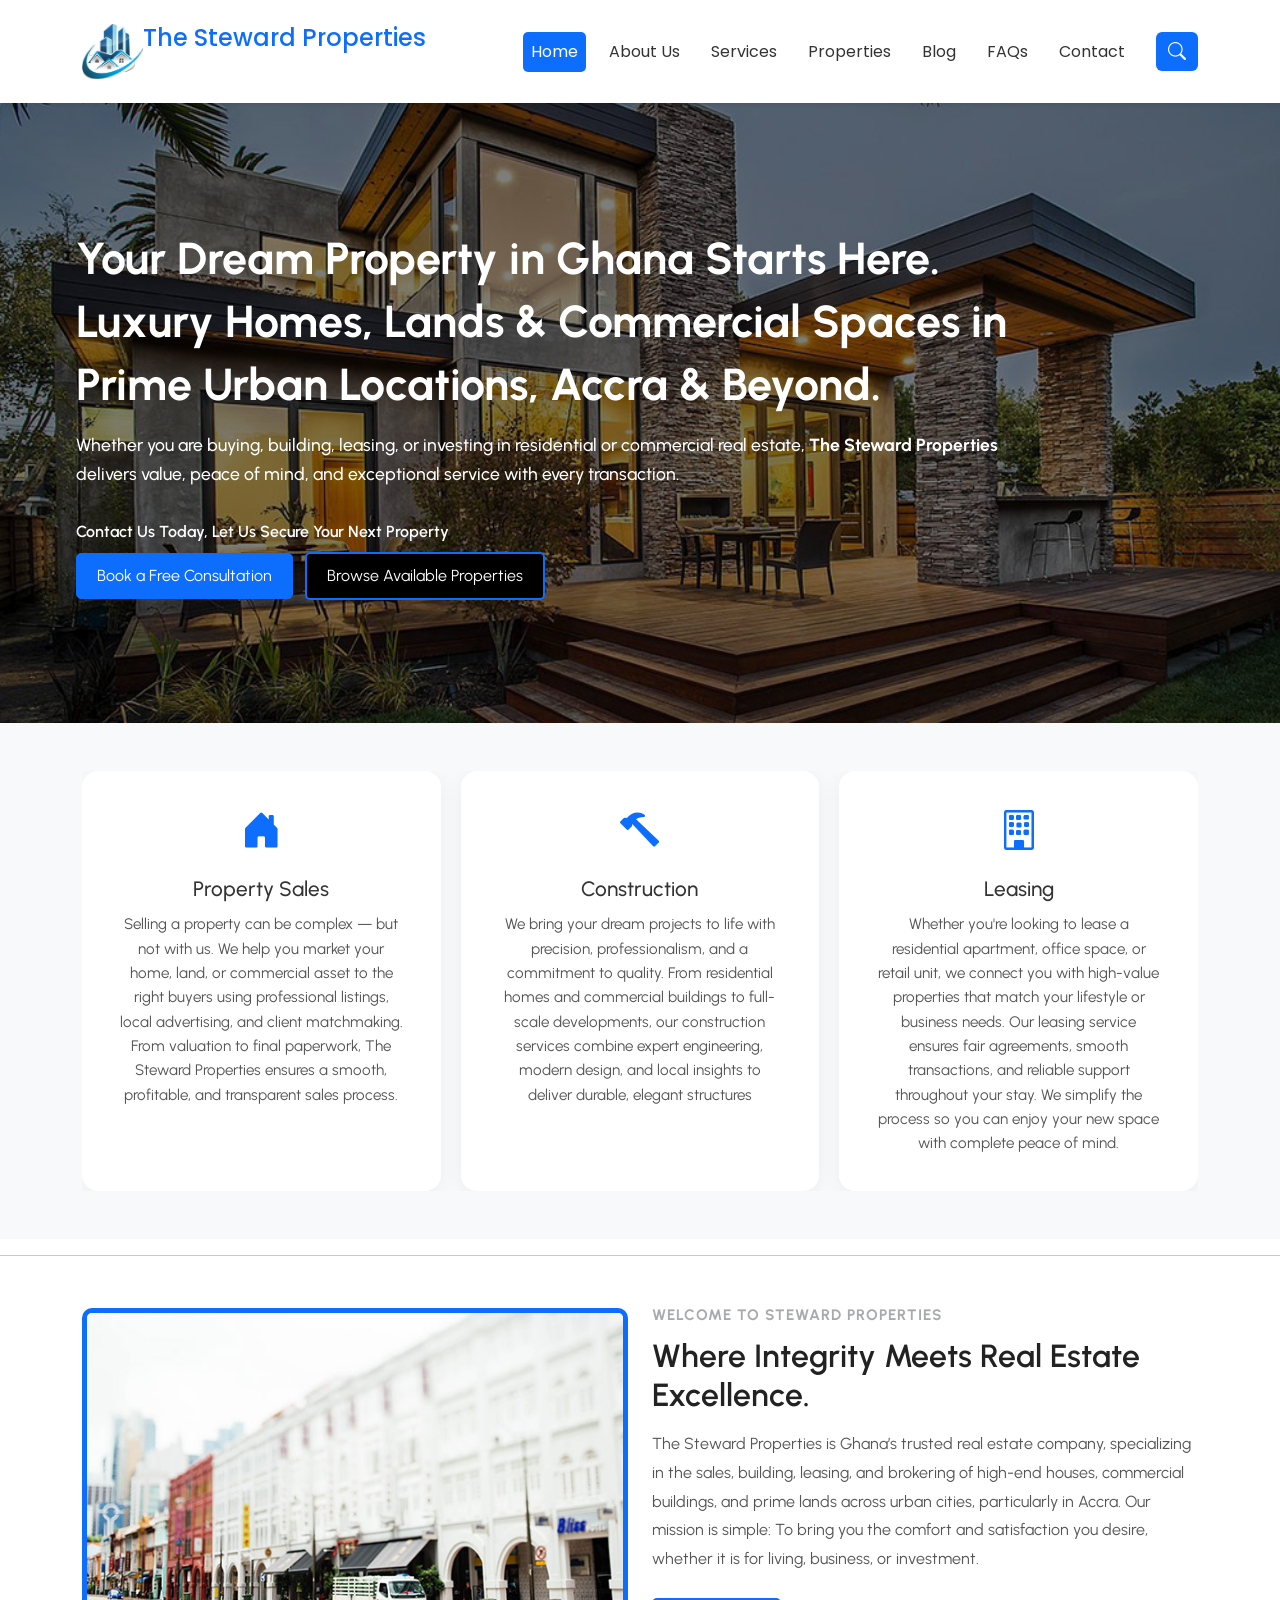
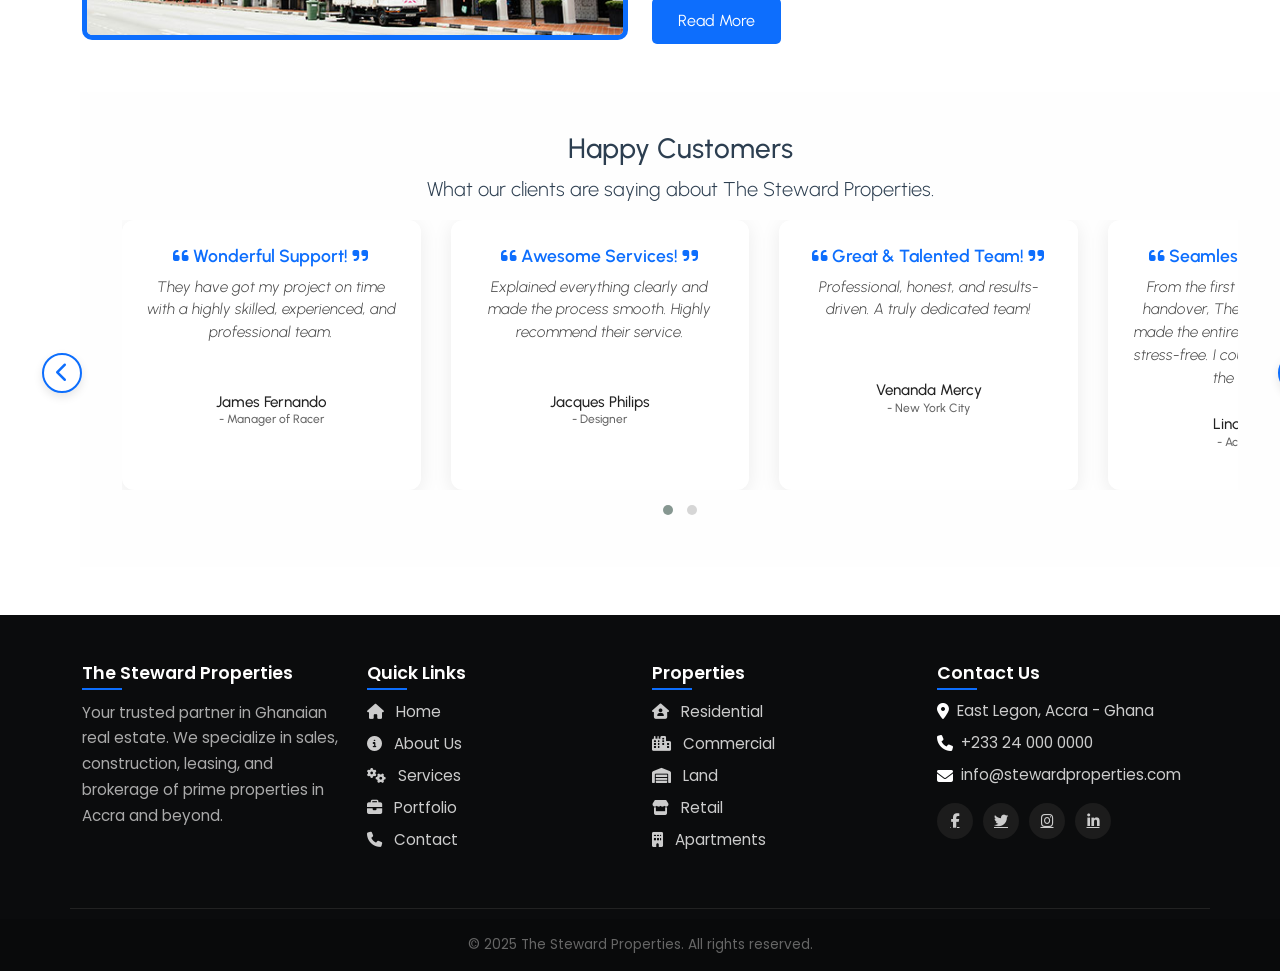
<file: steward_properties/index.html>
<!DOCTYPE html>
<html lang="en">
<head>
  <meta charset="UTF-8" />
  <meta name="viewport" content="width=device-width, initial-scale=1.0" />
  <title>The Steward Properties</title>
<!-- PNG version -->
<link rel="icon" type="image/png" href="images/favicon.png" sizes="32x32">

<!-- SVG version -->
<link rel="icon" type="image/svg+xml" href="images/favicon.png">

   <!-- Swiper CSS -->
<link rel="stylesheet" href="https://cdn.jsdelivr.net/npm/swiper@11/swiper-bundle.min.css" />

   <!-- In <head> -->
    <link rel="stylesheet" href="https://cdnjs.cloudflare.com/ajax/libs/OwlCarousel2/2.3.4/assets/owl.carousel.min.css" />
    <link rel="stylesheet" href="https://cdnjs.cloudflare.com/ajax/libs/OwlCarousel2/2.3.4/assets/owl.theme.default.min.css" />

<script src="https://cdn.jsdelivr.net/npm/swiper@11/swiper-bundle.min.js"></script>
  <!-- Bootstrap CSS -->
  <link rel="stylesheet" href="https://cdn.jsdelivr.net/npm/bootstrap@5.3.3/dist/css/bootstrap.min.css">
  
  <!-- Google Fonts: Poppins -->
  <link href="https://fonts.googleapis.com/css2?family=Poppins:wght@300;400;500&display=swap" rel="stylesheet">
  <link href="https://fonts.googleapis.com/css2?family=Urbanist:wght@300;400;600;700&display=swap" rel="stylesheet">
  <link rel="stylesheet" href="https://cdnjs.cloudflare.com/ajax/libs/font-awesome/6.4.0/css/all.min.css">
  <link href="https://fonts.googleapis.com/css2?family=Inter:wght@400;500;600;700&display=swap" rel="stylesheet">

  

  <!-- Bootstrap Icons -->
  <link href="https://cdn.jsdelivr.net/npm/bootstrap-icons@1.10.5/font/bootstrap-icons.css" rel="stylesheet">
  
  <!-- Custom CSS -->
  <link rel="stylesheet" href="css/style.css">
</head>
<body>

  <!-- Navigation Bar -->
  <nav class="navbar navbar-expand-lg navbar-light bg-white shadow-sm sticky-top">
    <div class="container">
      <!-- Logo -->
      <a class="navbar-brand" href="index.html">
        <img src="images/logo.jpg" alt="The Steward Properties Logo">
        <h4>The Steward Properties</h4>
      </a>

      <!-- Toggler -->
      <button class="navbar-toggler" type="button" data-bs-toggle="collapse" data-bs-target="#navbarNav">
        <span class="navbar-toggler-icon"></span>
      </button>

      <!-- Navbar Menu -->
      <div class="collapse navbar-collapse" id="navbarNav">
        <ul class="navbar-nav ms-auto align-items-lg-center">
          <li class="nav-item"><a class="nav-link" href="index.html">Home</a></li>
          <li class="nav-item"><a class="nav-link nowrap" href="about.html">About Us</a></li>
          <li class="nav-item"><a class="nav-link" href="services.html">Services</a></li>
          <li class="nav-item"><a class="nav-link" href="properties.html">Properties</a></li>
          <li class="nav-item"><a class="nav-link" href="blog.html">Blog</a></li>
          <li class="nav-item"><a class="nav-link" href="faqs.html">FAQs</a></li>
          <li class="nav-item"><a class="nav-link" href="contact.html">Contact</a></li>

          <!-- Search Icon Button -->
          <li class="nav-item">
            <button id="searchToggle" class="btn btn-primary ms-lg-2" title="Search">
              <i class="bi bi-search"></i>
            </button>
          </li>
        </ul>
      </div>
    </div>
  </nav>
<!-- Hidden Search Bar with Send Button -->
<!-- Search Bar -->
<div id="searchBar" class="bg-light py-3 d-none">
  <div class="container">
    <input id="siteSearchInput" type="text" class="form-control" placeholder="Search the site..." />
    <div id="searchResults" class="mt-2"></div>
  </div>
</div>


<!-- Hero Slideshow Section -->
<header class="hero-slider">
  <div class="slide active" style="background-image: url('images/slide1.jpg');"></div>
  <div class="slide" style="background-image: url('images/slide2.jpg');"></div>
  <div class="slide" style="background-image: url('images/slide3.jpg');"></div>
  <div class="slide" style="background-image: url('images/slide4.jpg');"></div>

  <div class="hero-content container text-start">
    <h1 class="hero-heading">
      Your Dream Property in Ghana Starts Here. Luxury Homes, Lands & Commercial Spaces in Prime Urban Locations, Accra & Beyond.
    </h1>
    <p class="hero-subtext">
      Whether you are buying, building, leasing, or investing in residential or commercial real estate,
      <strong>The Steward Properties</strong> delivers value, peace of mind, and exceptional service with every transaction.
    </p>
    <div class="hero-cta">
      <p class="cta-lead mb-2 fw-semibold">Contact Us Today, Let Us Secure Your Next Property</p>
      <a href="contact.html" class="btn btn-primary me-2">Book a Free Consultation</a>
      <a href="properties.html" class="btn btn-outline-light">Browse Available Properties</a>
    </div>
  </div>
</header>
<section class="card-slider-section py-5">
  <div class="container">
    <div class="swiper cardSwiper">
      <div class="swiper-wrapper">
        <!-- Card 1 -->
        <div class="swiper-slide info-card text-center">
          <div class="icon mb-3"><i class="bi bi-house-door-fill"></i></div>
          <h5>Property Sales</h5>
          <p>
            Selling a property can be complex — but not with us. We help you market your home, land, or commercial asset to the right buyers using professional listings, local advertising, and client matchmaking. From valuation to final paperwork, The Steward Properties ensures a smooth, profitable, and transparent sales process.</p>
        </div>
        <!-- Card 2 -->
        <div class="swiper-slide info-card text-center">
          <div class="icon mb-3"><i class="bi bi-hammer"></i></div>
          <h5>Construction</h5>
          <p>We bring your dream projects to life with precision, professionalism, and a commitment to quality. From residential homes and commercial buildings to full-scale developments, our construction services combine expert engineering, modern design, and local insights to deliver durable, elegant structures</p>
        </div>
        <!-- Card 3 -->
        <div class="swiper-slide info-card text-center">
          <div class="icon mb-3"><i class="bi bi-building"></i></div>
          <h5>Leasing</h5>
          <p>Whether you're looking to lease a residential apartment, office space, or retail unit, we connect you with high-value properties that match your lifestyle or business needs. Our leasing service ensures fair agreements, smooth transactions, and reliable support throughout your stay. We simplify the process so you can enjoy your new space with complete peace of mind.</p>
        </div>
        <!-- Card 4 -->
        <div class="swiper-slide info-card text-center">
          <div class="icon mb-3"><i class="bi bi-person-badge-fill"></i></div>
          <h5>Brokerage</h5>
          <p>Acting as your trusted real estate intermediary, we ensure every deal is smart, secure, and stress-free. Our brokerage team connects buyers, sellers, landlords, and tenants with vetted opportunities across Ghana. With deep market knowledge and negotiation expertise, we represent your best interest at every stage of the transaction.</p>
        </div>
      </div>
    </div>
  </div>
</section>

<!-- Dotted Divider -->
<hr class="dotted-divider">

<section class="about-section container my-5">
  <div class="row align-items-center">
    <!-- Image Left -->
    <div class="col-md-6 mb-4 mb-md-0">
      <img src="images/about_bg.jpg" alt="About Us Image" class="img-fluid about-image border-blue">
    </div>

    <!-- Content Right -->
    <div class="col-md-6 about-text-content">
      <p class="about-subtitle">WELCOME TO STEWARD PROPERTIES</p>
      <h2 class="about-title">Where Integrity Meets Real Estate Excellence.</h2>
      <p class="about-text">
        The Steward Properties is Ghana’s trusted real estate company, specializing in the sales, building, leasing, and brokering of high-end houses, commercial buildings, and prime lands across urban cities, particularly in Accra. Our mission is simple: To bring you the comfort and satisfaction you desire, whether it is for living, business, or investment.
      </p>
      <a href="about.html" class="btn custom-readmore">Read More</a>
    </div>
  </div>
</section>
<div id="testimonials" class="section lb">
  <div class="container">
    
    <!-- Section Title -->
    <div class="section-title row text-center">
      <div class="col-md-8 offset-md-2">
        <h3>Happy Customers</h3>
        <p class="lead">What our clients are saying about The Steward Properties.</p>
      </div>
    </div>

    <!-- Carousel Row -->
    <div class="row">
      <div class="col-md-12">
        <div class="testimonial-wrapper d-flex align-items-center">
          
          <!-- Left Arrow -->
          <button class="btn arrow-btn owl-prev me-3" aria-label="Previous">
            <i class="fas fa-chevron-left"></i>
          </button>

          <!-- Testimonial Carousel -->
          <div class="testi-carousel owl-carousel owl-theme flex-grow-1">
            
            <!-- Testimonial 1 -->
            <div class="testimonial clearfix">
              <div class="desc">
                <h3><i class="fa fa-quote-left"></i> Wonderful Support! <i class="fa fa-quote-right"></i></h3>
                <p class="lead">They have got my project on time with a highly skilled, experienced, and professional team.</p>
              </div>
              <div class="testi-meta">
                <h4>James Fernando <small>- Manager of Racer</small></h4>
              </div>
            </div>

            <!-- Testimonial 2 -->
            <div class="testimonial clearfix">
              <div class="desc">
                <h3><i class="fa fa-quote-left"></i> Awesome Services! <i class="fa fa-quote-right"></i></h3>
                <p class="lead">Explained everything clearly and made the process smooth. Highly recommend their service.</p>
              </div>
              <div class="testi-meta">
                <h4>Jacques Philips <small>- Designer</small></h4>
              </div>
            </div>

            <!-- Testimonial 3 -->
            <div class="testimonial clearfix">
              <div class="desc">
                <h3><i class="fa fa-quote-left"></i> Great & Talented Team! <i class="fa fa-quote-right"></i></h3>
                <p class="lead">Professional, honest, and results-driven. A truly dedicated team!</p>
              </div>
              <div class="testi-meta">
                <h4>Venanda Mercy <small>- New York City</small></h4>
              </div>
            </div>

            <!-- Testimonial 4 -->
            <div class="testimonial clearfix">
              <div class="desc">
                <h3><i class="fa fa-quote-left"></i> Seamless Experience! <i class="fa fa-quote-right"></i></h3>
                <p class="lead">From the first meeting to the final handover, The Steward Properties made the entire process smooth and stress-free. I couldn’t be happier with the outcome.</p>
              </div>
              <div class="testi-meta">
                <h4>Linda Owusu <small>- Accra, Ghana</small></h4>
              </div>
            </div>

          </div>

          <!-- Right Arrow -->
          <button class="btn arrow-btn owl-next ms-3" aria-label="Next">
            <i class="fas fa-chevron-right"></i>
          </button>

        </div>
      </div>
    </div>
    
  </div>
</div>
 


<footer class="site-footer mt-5 pt-5">
  <div class="footer-top container">
    <div class="row">
      <!-- Column 1: About -->
      <div class="col-md-3">
        <h5 class="footer-heading">The Steward Properties</h5>
        <p class="footer-text">
          Your trusted partner in Ghanaian real estate. We specialize in sales, construction, leasing, and brokerage of prime properties in Accra and beyond.
        </p>
      </div>

      <!-- Column 2: Quick Links with Icons -->
      <div class="col-md-3">
        <h5 class="footer-heading">Quick Links</h5>
        <ul class="footer-links list-unstyled">
          <li><a href="index.html"><i class="fas fa-home me-2"></i> Home</a></li>
          <li><a href="about.html"><i class="fas fa-info-circle me-2"></i> About Us</a></li>
          <li><a href="services.html"><i class="fas fa-cogs me-2"></i> Services</a></li>
          <li><a href="portfolio.html"><i class="fas fa-briefcase me-2"></i> Portfolio</a></li>
          <li><a href="contact.html"><i class="fas fa-phone me-2"></i> Contact</a></li>
        </ul>
      </div>

      <!-- Column 3: Property Types -->
      <div class="col-md-3">
        <h5 class="footer-heading">Properties</h5>
        <ul class="footer-links list-unstyled">
          <li><a href="#"><i class="fas fa-house-user me-2"></i> Residential</a></li>
          <li><a href="#"><i class="fas fa-city me-2"></i> Commercial</a></li>
          <li><a href="#"><i class="fas fa-warehouse me-2"></i> Land</a></li>
          <li><a href="#"><i class="fas fa-store me-2"></i> Retail</a></li>
          <li><a href="#"><i class="fas fa-building me-2"></i> Apartments</a></li>
        </ul>
      </div>

      <!-- Column 4: Contact Info -->
      <div class="col-md-3">
        <h5 class="footer-heading">Contact Us</h5>
        <ul class="footer-contact list-unstyled">
          <li><i class="fas fa-map-marker-alt me-2"></i> East Legon, Accra - Ghana</li>
          <li><i class="fas fa-phone me-2"></i> +233 24 000 0000</li>
          <li><i class="fas fa-envelope me-2"></i> info@stewardproperties.com</li>
        </ul>
        <div class="footer-social mt-3">
          <a href="#" class="social-link"><i class="fab fa-facebook-f"></i></a>
          <a href="#" class="social-link"><i class="fab fa-twitter"></i></a>
          <a href="#" class="social-link"><i class="fab fa-instagram"></i></a>
          <a href="#" class="social-link"><i class="fab fa-linkedin-in"></i></a>
        </div>
      </div>
    </div>
  </div>

  <!-- Bottom Footer -->
  <div class="footer-bottom text-center py-3">
    <div class="container">
      <p class="mb-0">&copy; 2025 The Steward Properties. All rights reserved.</p>
    </div>
  </div>
</footer>





<!-- Scroll to Top Button -->
<button id="scrollTopBtn" title="Go to top">
  <i class="bi bi-chevron-up"></i>
</button>

<!-- JS Libraries -->
<script src="https://cdn.jsdelivr.net/npm/bootstrap@5.3.3/dist/js/bootstrap.bundle.min.js"></script>
<script src="https://cdn.jsdelivr.net/npm/swiper@11/swiper-bundle.min.js"></script>
<script src="https://cdnjs.cloudflare.com/ajax/libs/jquery/3.7.1/jquery.min.js"></script>
<script src="https://cdnjs.cloudflare.com/ajax/libs/OwlCarousel2/2.3.4/owl.carousel.min.js"></script>

<!-- Your External JS -->
<script src="js/script.js"></script>
<script src="js/search.js"></script>

</body>
</html>
</file>
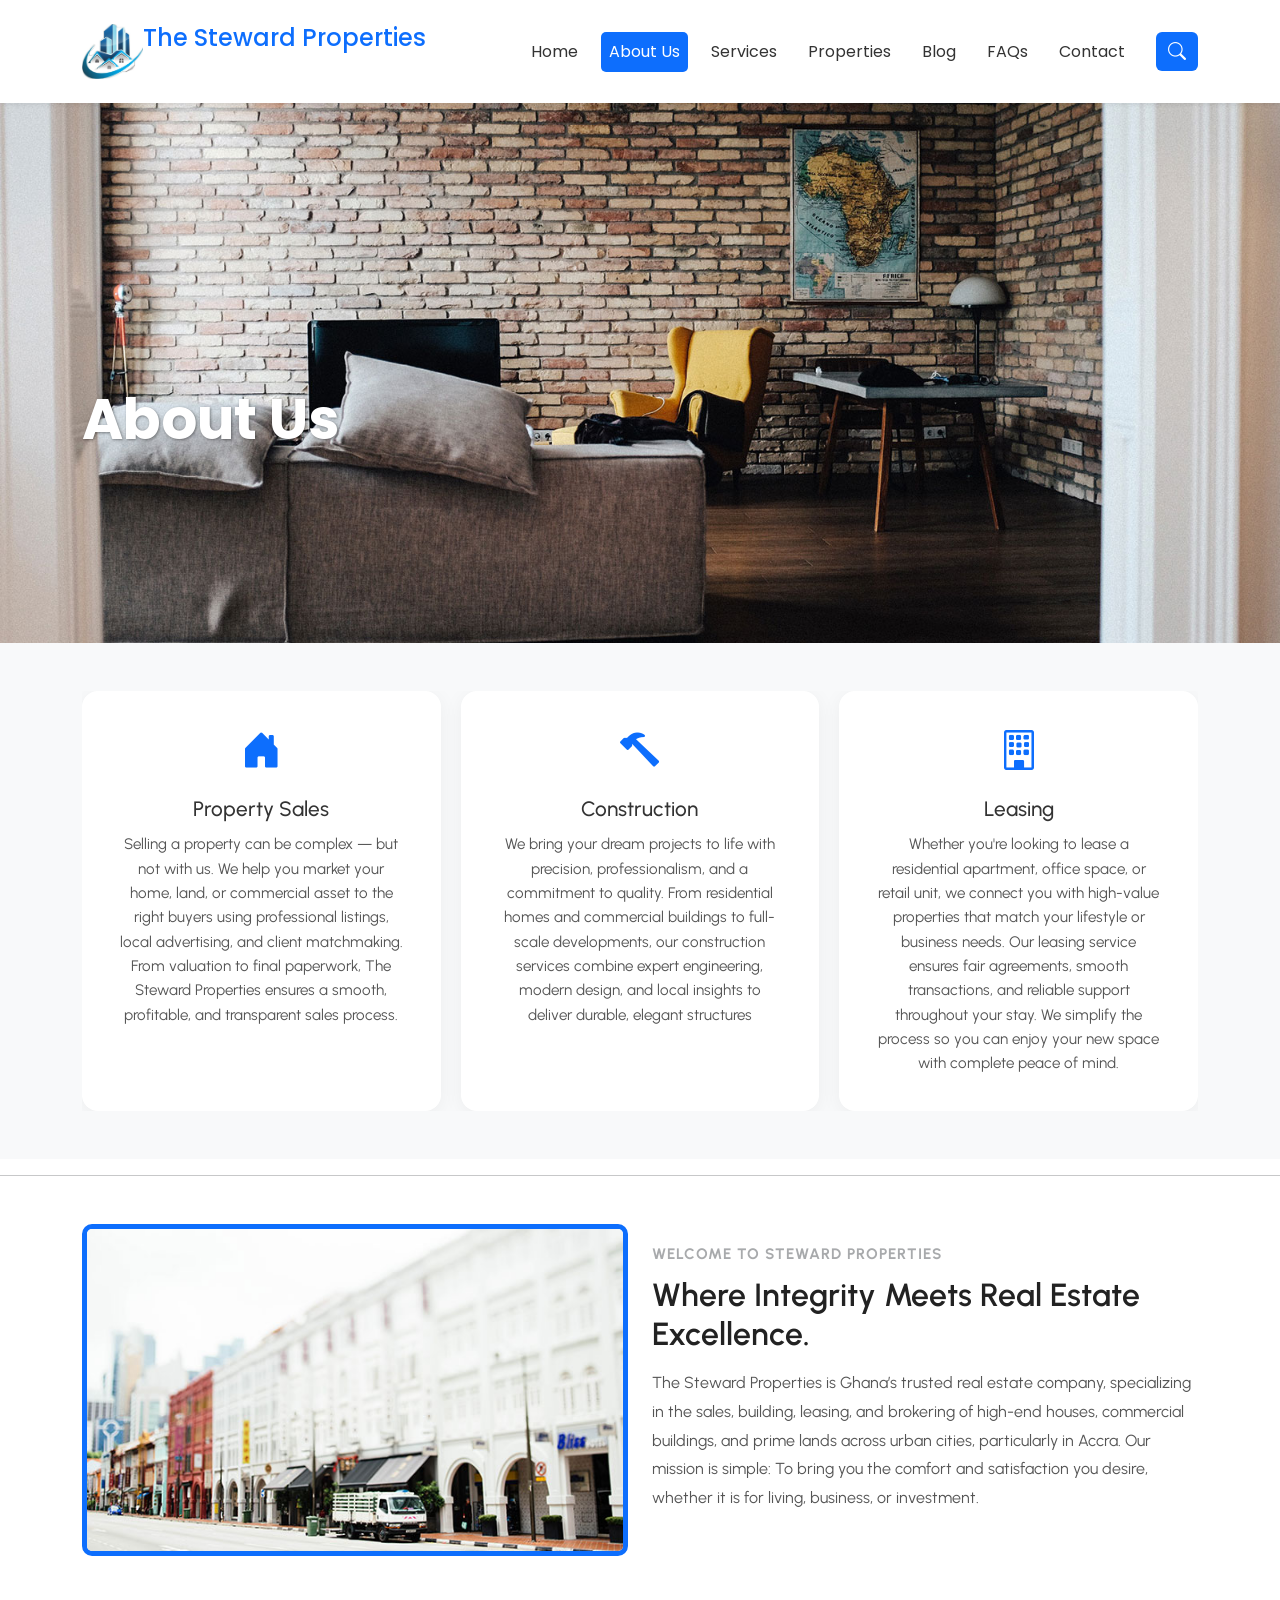
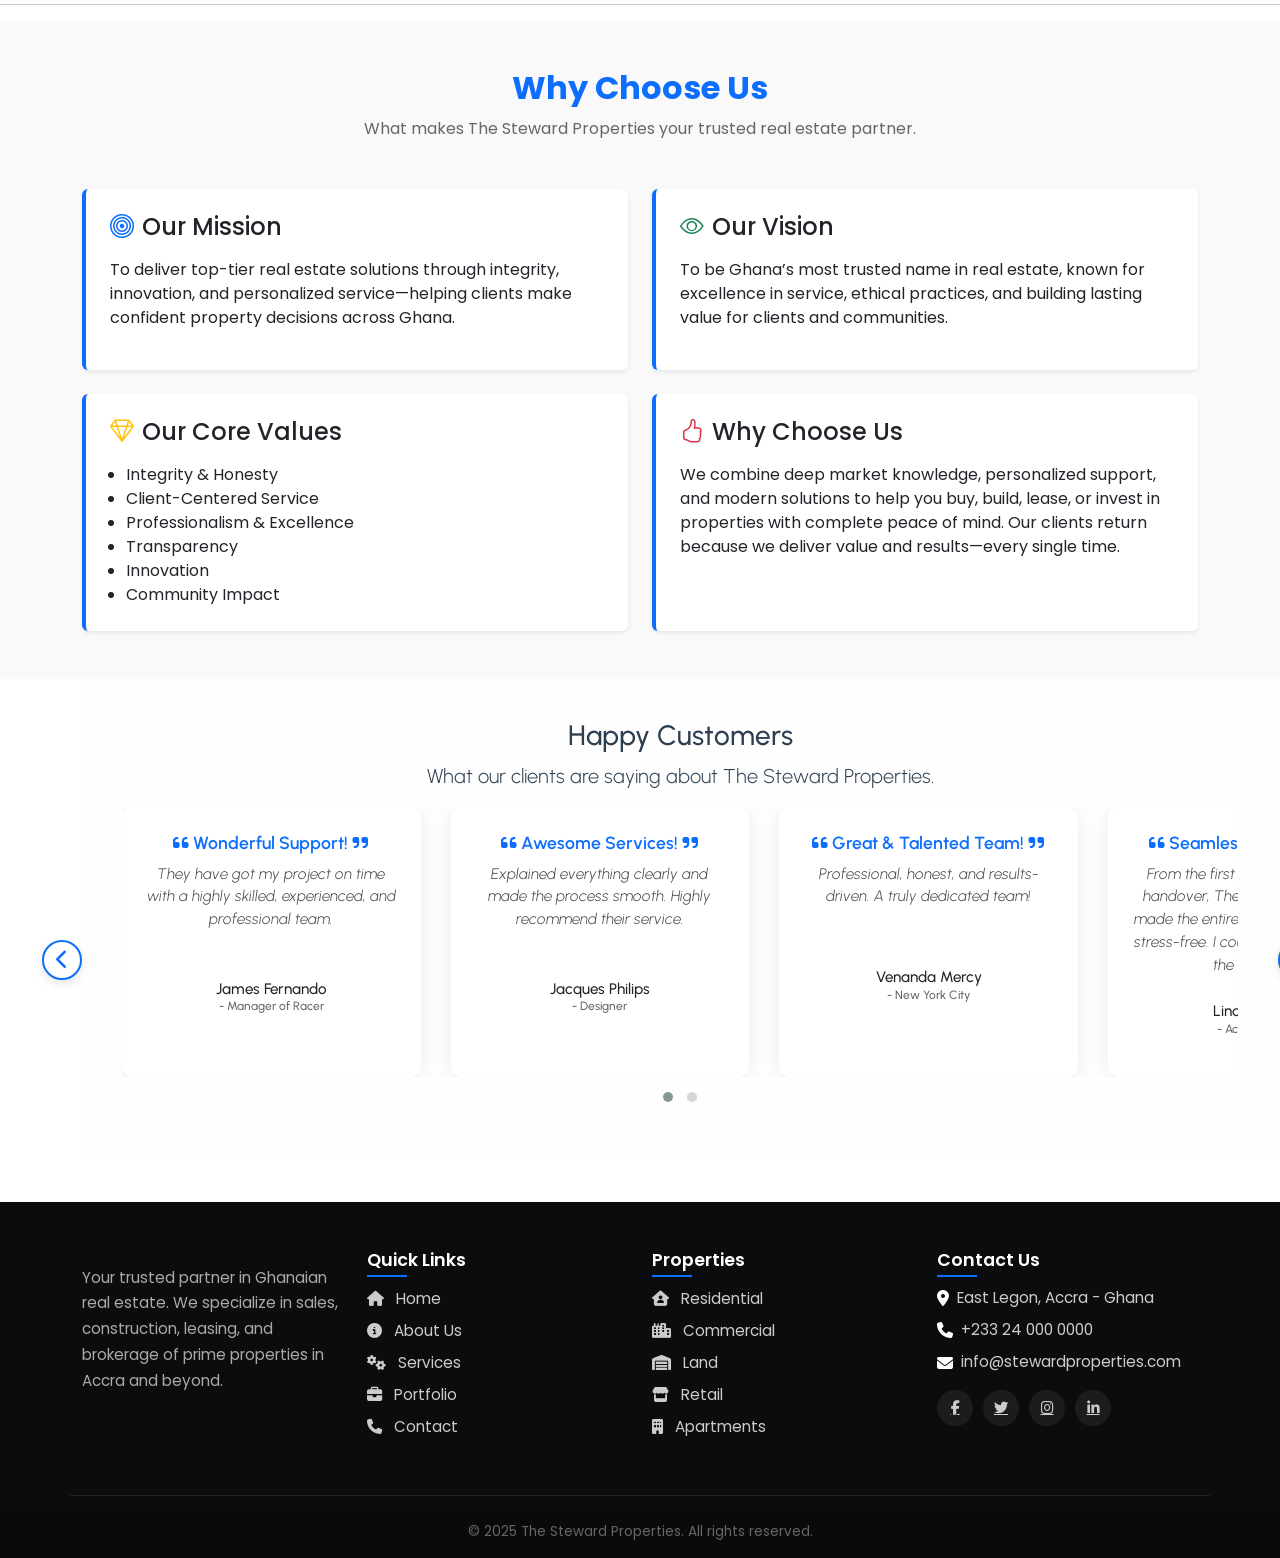
<file: steward_properties/about.html>
<!DOCTYPE html>
<html lang="en">
<head>
  <meta charset="UTF-8" />
  <meta name="viewport" content="width=device-width, initial-scale=1.0" />
  <title>About-The Steward Properties</title>
<!-- SVG version -->
<link rel="icon" type="image/svg+xml" href="images/favicon.png">
   <!-- Swiper CSS -->
<link rel="stylesheet" href="https://cdn.jsdelivr.net/npm/swiper@11/swiper-bundle.min.css" />

   <!-- In <head> -->
    <link rel="stylesheet" href="https://cdnjs.cloudflare.com/ajax/libs/OwlCarousel2/2.3.4/assets/owl.carousel.min.css" />
    <link rel="stylesheet" href="https://cdnjs.cloudflare.com/ajax/libs/OwlCarousel2/2.3.4/assets/owl.theme.default.min.css" />

<script src="https://cdn.jsdelivr.net/npm/swiper@11/swiper-bundle.min.js"></script>
  <!-- Bootstrap CSS -->
  <link rel="stylesheet" href="https://cdn.jsdelivr.net/npm/bootstrap@5.3.3/dist/css/bootstrap.min.css">
  
  <!-- Google Fonts: Poppins -->
  <link href="https://fonts.googleapis.com/css2?family=Poppins:wght@300;400;500&display=swap" rel="stylesheet">
  <link href="https://fonts.googleapis.com/css2?family=Urbanist:wght@300;400;600;700&display=swap" rel="stylesheet">
  <link rel="stylesheet" href="https://cdnjs.cloudflare.com/ajax/libs/font-awesome/6.4.0/css/all.min.css">
  <link href="https://fonts.googleapis.com/css2?family=Inter:wght@400;500;600;700&display=swap" rel="stylesheet">

  

  <!-- Bootstrap Icons -->
  <link href="https://cdn.jsdelivr.net/npm/bootstrap-icons@1.10.5/font/bootstrap-icons.css" rel="stylesheet">
  
  <!-- Custom CSS -->
  <link rel="stylesheet" href="css/style.css">
</head>
<body>

  <!-- Navigation Bar -->
  <nav class="navbar navbar-expand-lg navbar-light bg-white shadow-sm sticky-top">
    <div class="container">
      <!-- Logo -->
     <a class="navbar-brand" href="index.html">
        <img src="images/logo.jpg" alt="The Steward Properties Logo">
        <h4>The Steward Properties</h4>
      </a>

      <!-- Toggler -->
      <button class="navbar-toggler" type="button" data-bs-toggle="collapse" data-bs-target="#navbarNav">
        <span class="navbar-toggler-icon"></span>
      </button>

      <!-- Navbar Menu -->
      <div class="collapse navbar-collapse" id="navbarNav">
        <ul class="navbar-nav ms-auto align-items-lg-center">
          <li class="nav-item"><a class="nav-link" href="index.html">Home</a></li>
          <li class="nav-item"><a class="nav-link nowrap" href="about.html">About Us</a></li>
          <li class="nav-item"><a class="nav-link" href="services.html">Services</a></li>
          <li class="nav-item"><a class="nav-link" href="properties.html">Properties</a></li>
          <li class="nav-item"><a class="nav-link" href="blog.html">Blog</a></li>
          <li class="nav-item"><a class="nav-link" href="faqs.html">FAQs</a></li>
          <li class="nav-item"><a class="nav-link" href="contact.html">Contact</a></li>

          <!-- Search Icon Button -->
          <li class="nav-item">
            <button id="searchToggle" class="btn btn-primary ms-lg-2" title="Search">
              <i class="bi bi-search"></i>
            </button>
          </li>
        </ul>
      </div>
    </div>
  </nav>
<!-- Hidden Search Bar with Send Button -->
<div id="searchBar" class="bg-light py-3 d-none">
  <div class="container">
    <input id="siteSearchInput" type="text" class="form-control" placeholder="Search the site..." />
    <div id="searchResults" class="mt-2"></div>
  </div>
</div>
<!-- About Hero Section -->
<section class="about-hero d-flex align-items-center" style="background-image: url('images/slide2.jpg');">
  <div class="container">
    <div class="row">
      <div class="col-md-6 text-white">
        <h1 class="display-4 fw-bold">About Us</h1>
      </div>
    </div>
  </div>
</section>


<section class="card-slider-section py-5">
  <div class="container">
    <div class="swiper cardSwiper">
      <div class="swiper-wrapper">
        <!-- Card 1 -->
        <div class="swiper-slide info-card text-center">
          <div class="icon mb-3"><i class="bi bi-house-door-fill"></i></div>
          <h5>Property Sales</h5>
          <p>
            Selling a property can be complex — but not with us. We help you market your home, land, or commercial asset to the right buyers using professional listings, local advertising, and client matchmaking. From valuation to final paperwork, The Steward Properties ensures a smooth, profitable, and transparent sales process.</p>
        </div>
        <!-- Card 2 -->
        <div class="swiper-slide info-card text-center">
          <div class="icon mb-3"><i class="bi bi-hammer"></i></div>
          <h5>Construction</h5>
          <p>We bring your dream projects to life with precision, professionalism, and a commitment to quality. From residential homes and commercial buildings to full-scale developments, our construction services combine expert engineering, modern design, and local insights to deliver durable, elegant structures</p>
        </div>
        <!-- Card 3 -->
        <div class="swiper-slide info-card text-center">
          <div class="icon mb-3"><i class="bi bi-building"></i></div>
          <h5>Leasing</h5>
          <p>Whether you're looking to lease a residential apartment, office space, or retail unit, we connect you with high-value properties that match your lifestyle or business needs. Our leasing service ensures fair agreements, smooth transactions, and reliable support throughout your stay. We simplify the process so you can enjoy your new space with complete peace of mind.</p>
        </div>
        <!-- Card 4 -->
        <div class="swiper-slide info-card text-center">
          <div class="icon mb-3"><i class="bi bi-person-badge-fill"></i></div>
          <h5>Brokerage</h5>
          <p>Acting as your trusted real estate intermediary, we ensure every deal is smart, secure, and stress-free. Our brokerage team connects buyers, sellers, landlords, and tenants with vetted opportunities across Ghana. With deep market knowledge and negotiation expertise, we represent your best interest at every stage of the transaction.</p>
        </div>
      </div>
    </div>
  </div>
</section>

<!-- Dotted Divider -->
<hr class="dotted-divider">

<section class="about-section container my-5">
  <div class="row align-items-center">
    <!-- Image Left -->
    <div class="col-md-6 mb-4 mb-md-0">
      <img src="images/about_bg.jpg" alt="About Us Image" class="img-fluid about-image border-blue">
    </div>

    <!-- Content Right -->
    <div class="col-md-6 about-text-content">
      <p class="about-subtitle">WELCOME TO STEWARD PROPERTIES</p>
      <h2 class="about-title">Where Integrity Meets Real Estate Excellence.</h2>
      <p class="about-text">
        The Steward Properties is Ghana’s trusted real estate company, specializing in the sales, building, leasing, and brokering of high-end houses, commercial buildings, and prime lands across urban cities, particularly in Accra. Our mission is simple: To bring you the comfort and satisfaction you desire, whether it is for living, business, or investment.
      </p>
    </div>
  </div>
</section>
<!-- Dotted Divider -->
<hr class="dotted-divider">
<section class="why-choose-us py-5">
  <div class="container">
    <!-- Section Header -->
    <div class="text-center mb-5">
      <h2 class="section-title">Why Choose Us</h2>
      <p class="section-subtitle">What makes The Steward Properties your trusted real estate partner.</p>
    </div>

    <div class="row gy-4">
      <!-- Mission -->
      <div class="col-md-6">
        <div class="info-box h-100 shadow-sm p-4">
          <h4 class="mb-3"><i class="bi bi-bullseye me-2 text-primary"></i>Our Mission</h4>
          <p>To deliver top-tier real estate solutions through integrity, innovation, and personalized service—helping clients make confident property decisions across Ghana.</p>
        </div>
      </div>

      <!-- Vision -->
      <div class="col-md-6">
        <div class="info-box h-100 shadow-sm p-4">
          <h4 class="mb-3"><i class="bi bi-eye me-2 text-success"></i>Our Vision</h4>
          <p>To be Ghana’s most trusted name in real estate, known for excellence in service, ethical practices, and building lasting value for clients and communities.</p>
        </div>
      </div>

      <!-- Core Values -->
      <div class="col-md-6">
        <div class="info-box h-100 shadow-sm p-4">
          <h4 class="mb-3"><i class="bi bi-gem me-2 text-warning"></i>Our Core Values</h4>
          <ul class="mb-0 ps-3">
            <li>Integrity & Honesty</li>
            <li>Client-Centered Service</li>
            <li>Professionalism & Excellence</li>
            <li>Transparency</li>
            <li>Innovation</li>
            <li>Community Impact</li>
          </ul>
        </div>
      </div>

      <!-- Why Choose Us -->
      <div class="col-md-6">
        <div class="info-box h-100 shadow-sm p-4">
          <h4 class="mb-3"><i class="bi bi-hand-thumbs-up me-2 text-danger"></i>Why Choose Us</h4>
          <p>We combine deep market knowledge, personalized support, and modern solutions to help you buy, build, lease, or invest in properties with complete peace of mind. Our clients return because we deliver value and results—every single time.</p>
        </div>
      </div>
    </div>
  </div>
</section>



<div id="testimonials" class="section lb">
  <div class="container">
    
    <!-- Section Title -->
    <div class="section-title row text-center">
      <div class="col-md-8 offset-md-2">
        <h3>Happy Customers</h3>
        <p class="lead">What our clients are saying about The Steward Properties.</p>
      </div>
    </div>

    <!-- Carousel Row -->
    <div class="row">
      <div class="col-md-12">
        <div class="testimonial-wrapper d-flex align-items-center">
          
          <!-- Left Arrow -->
          <button class="btn arrow-btn owl-prev me-3" aria-label="Previous">
            <i class="fas fa-chevron-left"></i>
          </button>

          <!-- Testimonial Carousel -->
          <div class="testi-carousel owl-carousel owl-theme flex-grow-1">
            
            <!-- Testimonial 1 -->
            <div class="testimonial clearfix">
              <div class="desc">
                <h3><i class="fa fa-quote-left"></i> Wonderful Support! <i class="fa fa-quote-right"></i></h3>
                <p class="lead">They have got my project on time with a highly skilled, experienced, and professional team.</p>
              </div>
              <div class="testi-meta">
                <h4>James Fernando <small>- Manager of Racer</small></h4>
              </div>
            </div>

            <!-- Testimonial 2 -->
            <div class="testimonial clearfix">
              <div class="desc">
                <h3><i class="fa fa-quote-left"></i> Awesome Services! <i class="fa fa-quote-right"></i></h3>
                <p class="lead">Explained everything clearly and made the process smooth. Highly recommend their service.</p>
              </div>
              <div class="testi-meta">
                <h4>Jacques Philips <small>- Designer</small></h4>
              </div>
            </div>

            <!-- Testimonial 3 -->
            <div class="testimonial clearfix">
              <div class="desc">
                <h3><i class="fa fa-quote-left"></i> Great & Talented Team! <i class="fa fa-quote-right"></i></h3>
                <p class="lead">Professional, honest, and results-driven. A truly dedicated team!</p>
              </div>
              <div class="testi-meta">
                <h4>Venanda Mercy <small>- New York City</small></h4>
              </div>
            </div>

            <!-- Testimonial 4 -->
            <div class="testimonial clearfix">
              <div class="desc">
                <h3><i class="fa fa-quote-left"></i> Seamless Experience! <i class="fa fa-quote-right"></i></h3>
                <p class="lead">From the first meeting to the final handover, The Steward Properties made the entire process smooth and stress-free. I couldn’t be happier with the outcome.</p>
              </div>
              <div class="testi-meta">
                <h4>Linda Owusu <small>- Accra, Ghana</small></h4>
              </div>
            </div>

          </div>

          <!-- Right Arrow -->
          <button class="btn arrow-btn owl-next ms-3" aria-label="Next">
            <i class="fas fa-chevron-right"></i>
          </button>

        </div>
      </div>
    </div>
    
  </div>
</div>
 


<footer class="site-footer mt-5 pt-5">
  <div class="footer-top container">
    <div class="row">
      <!-- Column 1: About -->
      <div class="col-md-3">
        <p class="footer-text">
          Your trusted partner in Ghanaian real estate. We specialize in sales, construction, leasing, and brokerage of prime properties in Accra and beyond.
        </p>
      </div>

      <!-- Column 2: Quick Links with Icons -->
      <div class="col-md-3">
        <h5 class="footer-heading">Quick Links</h5>
        <ul class="footer-links list-unstyled">
          <li><a href="index.html"><i class="fas fa-home me-2"></i> Home</a></li>
          <li><a href="about.html"><i class="fas fa-info-circle me-2"></i> About Us</a></li>
          <li><a href="services.html"><i class="fas fa-cogs me-2"></i> Services</a></li>
          <li><a href="portfolio.html"><i class="fas fa-briefcase me-2"></i> Portfolio</a></li>
          <li><a href="contact.html"><i class="fas fa-phone me-2"></i> Contact</a></li>
        </ul>
      </div>

      <!-- Column 3: Property Types -->
      <div class="col-md-3">
        <h5 class="footer-heading">Properties</h5>
        <ul class="footer-links list-unstyled">
          <li><a href="#"><i class="fas fa-house-user me-2"></i> Residential</a></li>
          <li><a href="#"><i class="fas fa-city me-2"></i> Commercial</a></li>
          <li><a href="#"><i class="fas fa-warehouse me-2"></i> Land</a></li>
          <li><a href="#"><i class="fas fa-store me-2"></i> Retail</a></li>
          <li><a href="#"><i class="fas fa-building me-2"></i> Apartments</a></li>
        </ul>
      </div>

      <!-- Column 4: Contact Info -->
      <div class="col-md-3">
        <h5 class="footer-heading">Contact Us</h5>
        <ul class="footer-contact list-unstyled">
          <li><i class="fas fa-map-marker-alt me-2"></i> East Legon, Accra - Ghana</li>
          <li><i class="fas fa-phone me-2"></i> +233 24 000 0000</li>
          <li><i class="fas fa-envelope me-2"></i> info@stewardproperties.com</li>
        </ul>
        <div class="footer-social mt-3">
          <a href="#" class="social-link"><i class="fab fa-facebook-f"></i></a>
          <a href="#" class="social-link"><i class="fab fa-twitter"></i></a>
          <a href="#" class="social-link"><i class="fab fa-instagram"></i></a>
          <a href="#" class="social-link"><i class="fab fa-linkedin-in"></i></a>
        </div>
      </div>
    </div>
  </div>

  <!-- Bottom Footer -->
  <div class="footer-bottom text-center py-3">
    <div class="container">
      <p class="mb-0">&copy; 2025 The Steward Properties. All rights reserved.</p>
    </div>
  </div>
</footer>





<!-- Scroll to Top Button -->
<button id="scrollTopBtn" title="Go to top">
  <i class="bi bi-chevron-up"></i>
</button>

<!-- JS Libraries -->
<script src="https://cdn.jsdelivr.net/npm/bootstrap@5.3.3/dist/js/bootstrap.bundle.min.js"></script>
<script src="https://cdn.jsdelivr.net/npm/swiper@11/swiper-bundle.min.js"></script>
<script src="https://cdnjs.cloudflare.com/ajax/libs/jquery/3.7.1/jquery.min.js"></script>
<script src="https://cdnjs.cloudflare.com/ajax/libs/OwlCarousel2/2.3.4/owl.carousel.min.js"></script>

<!-- Your External JS -->
<script src="js/script.js"></script>
<script src="js/search.js"></script>

</body>
</html>
</file>
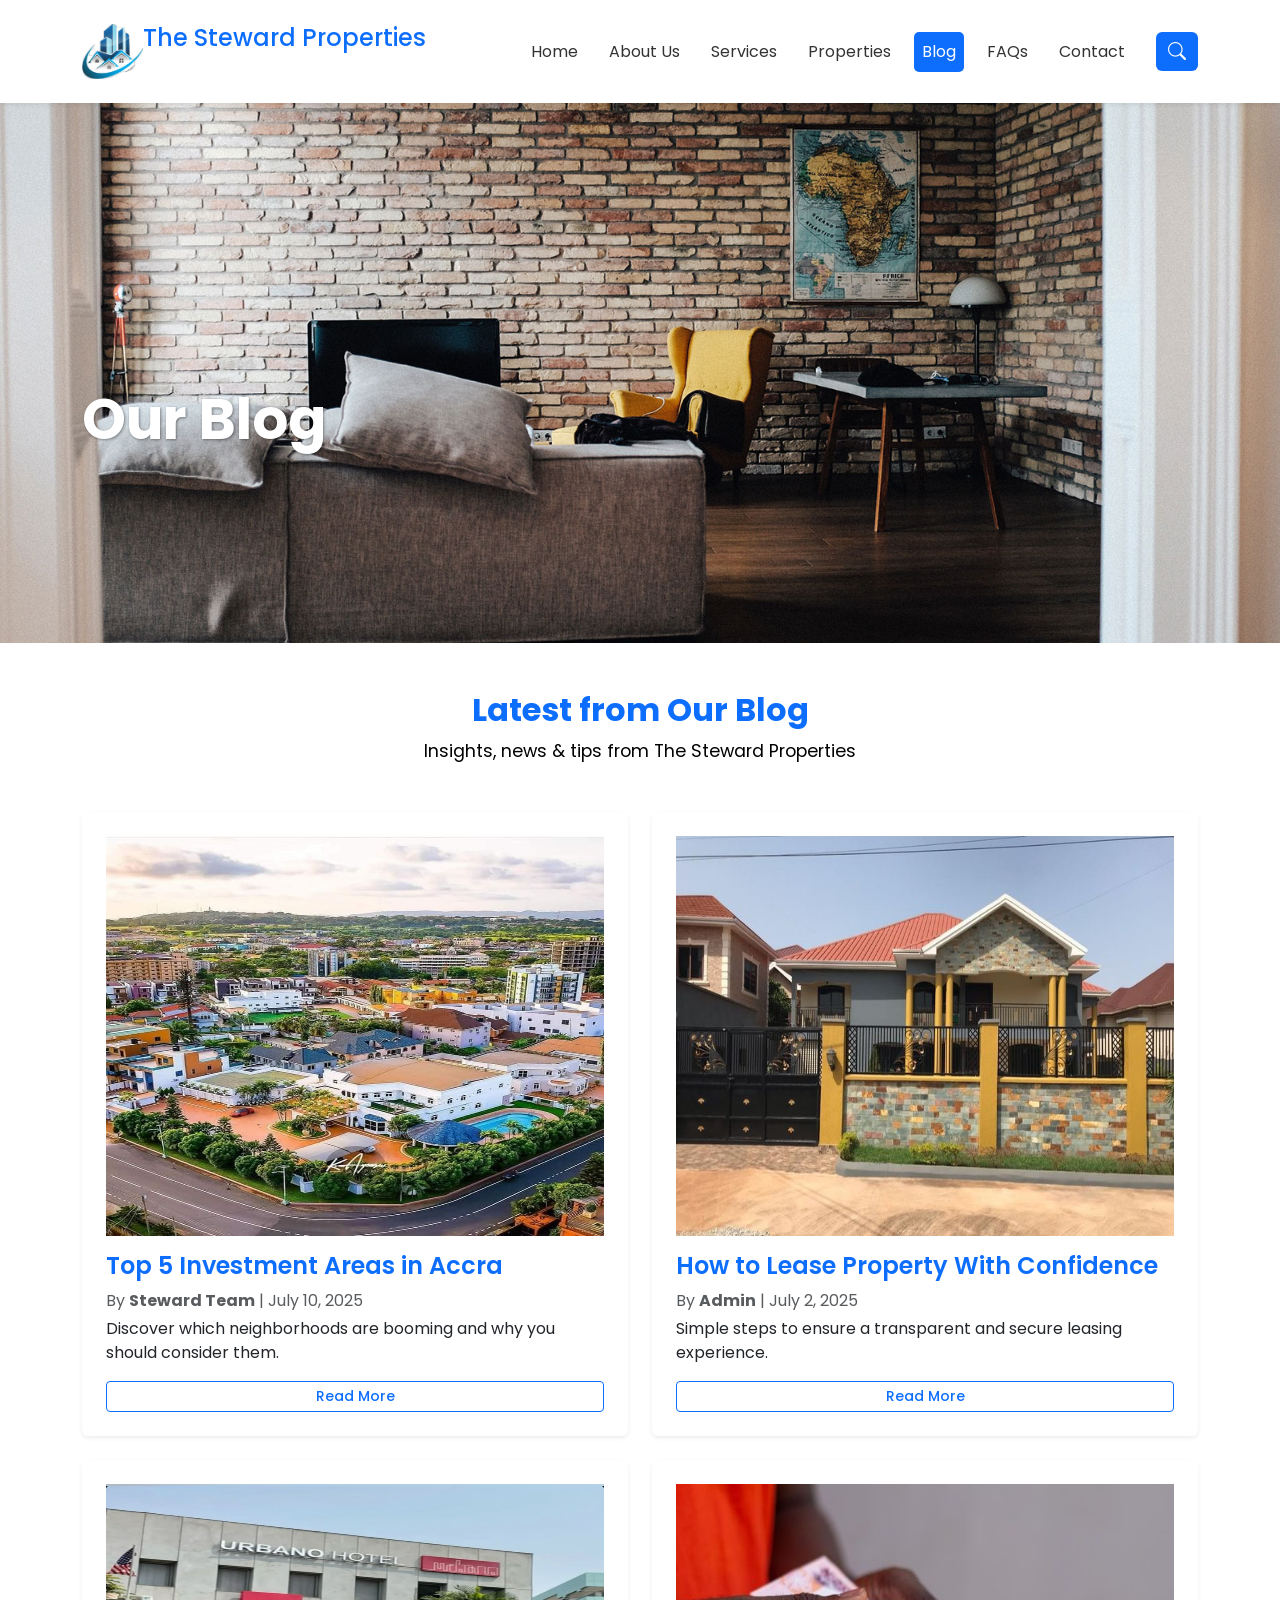
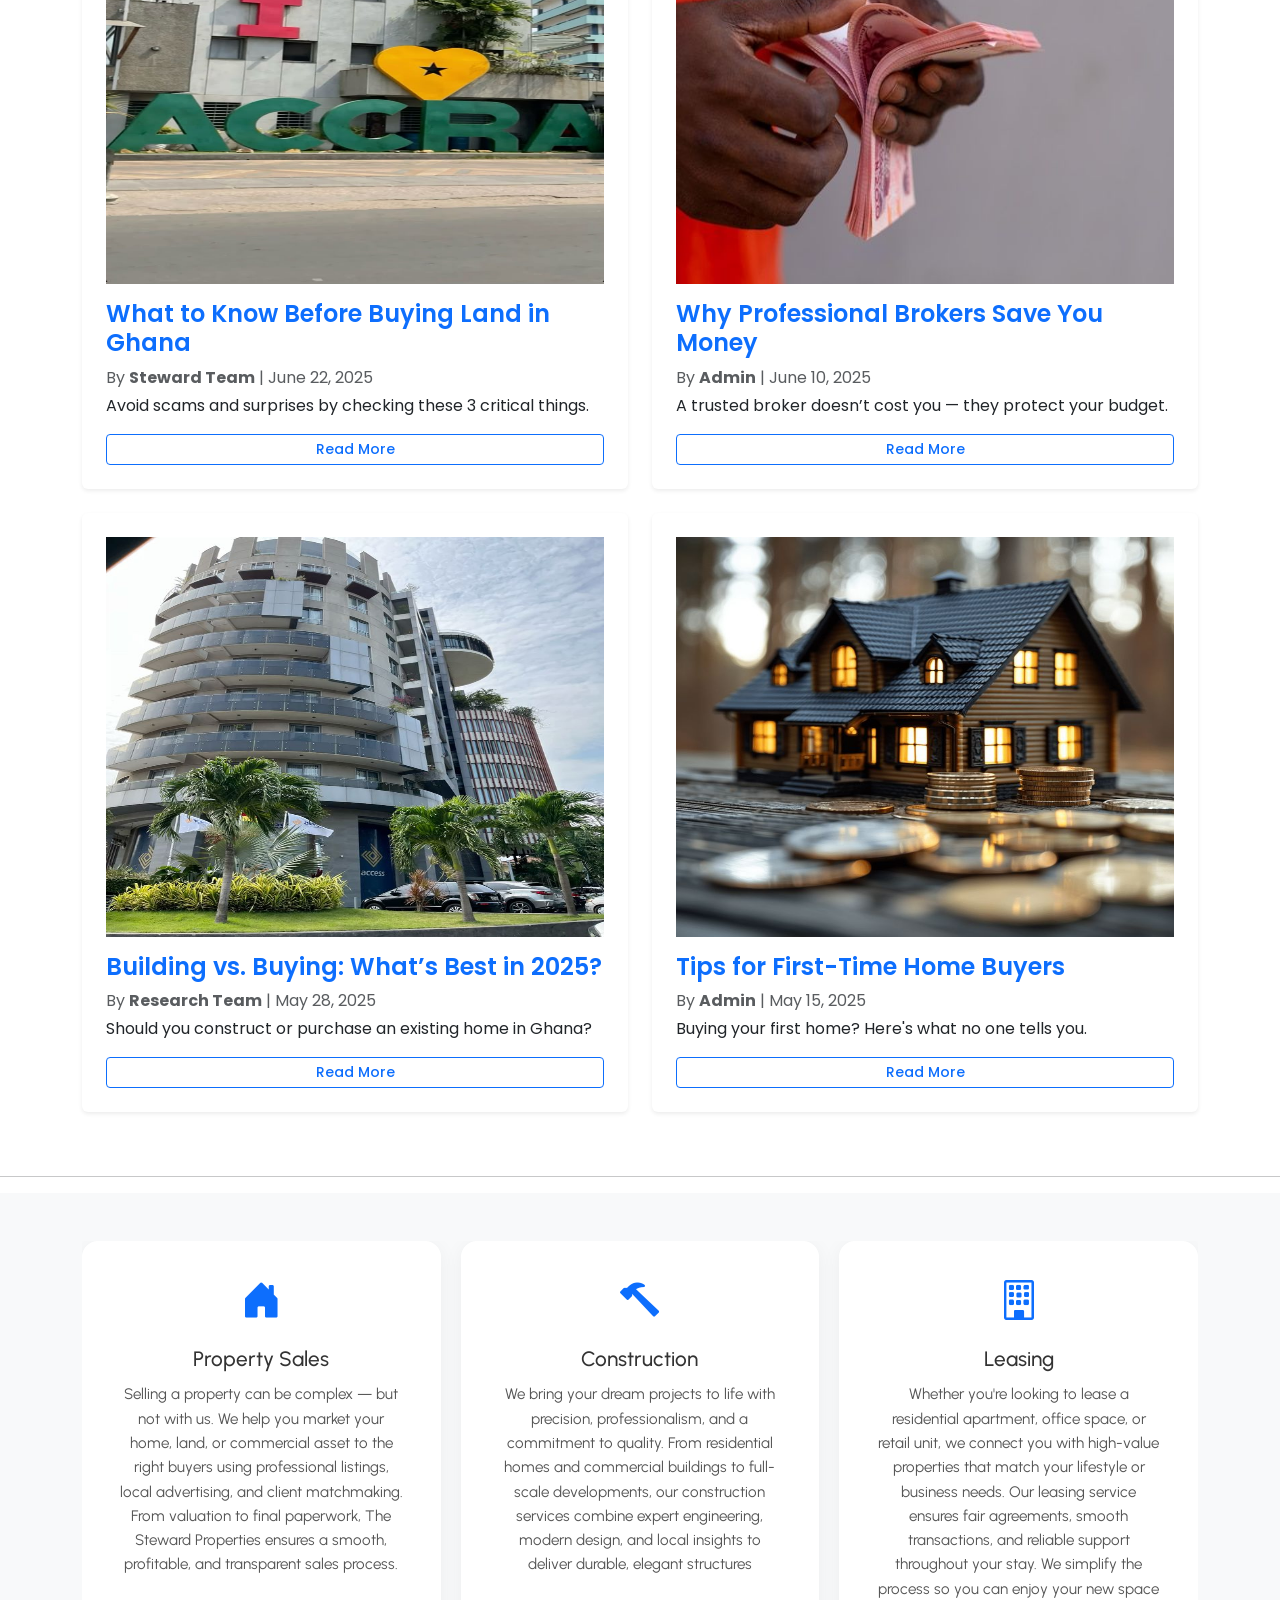
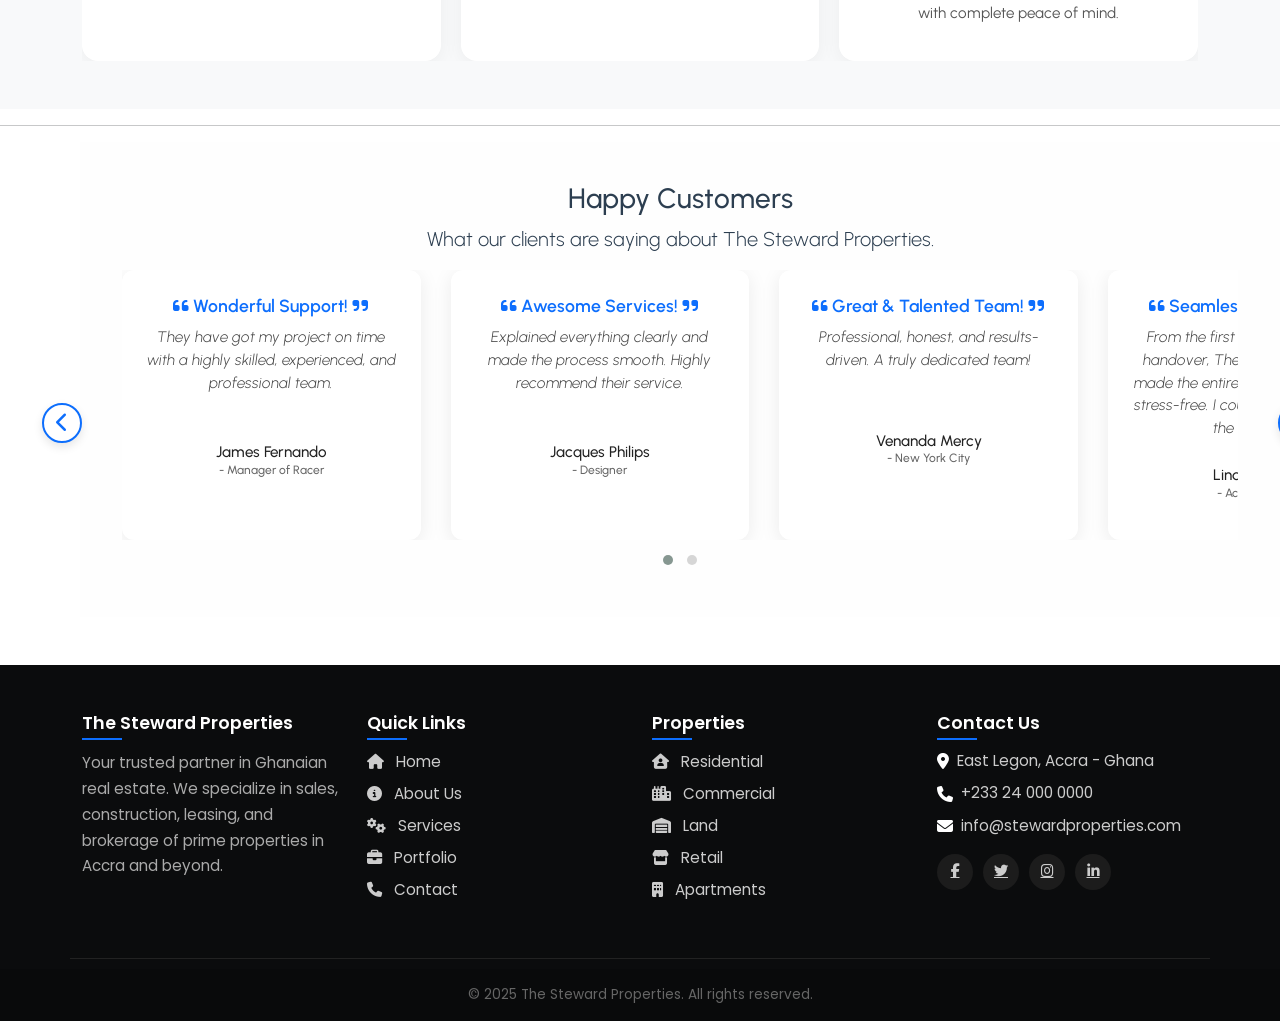
<file: steward_properties/blog.html>
<!DOCTYPE html>
<html lang="en">
<head>
  <meta charset="UTF-8" />
  <meta name="viewport" content="width=device-width, initial-scale=1.0" />
  <title>Blog-The Steward Properties</title>
<!-- SVG version -->
<link rel="icon" type="image/svg+xml" href="images/favicon.png">
   <!-- Swiper CSS -->
<link rel="stylesheet" href="https://cdn.jsdelivr.net/npm/swiper@11/swiper-bundle.min.css" />

   <!-- In <head> -->
    <link rel="stylesheet" href="https://cdnjs.cloudflare.com/ajax/libs/OwlCarousel2/2.3.4/assets/owl.carousel.min.css" />
    <link rel="stylesheet" href="https://cdnjs.cloudflare.com/ajax/libs/OwlCarousel2/2.3.4/assets/owl.theme.default.min.css" />

<script src="https://cdn.jsdelivr.net/npm/swiper@11/swiper-bundle.min.js"></script>
  <!-- Bootstrap CSS -->
  <link rel="stylesheet" href="https://cdn.jsdelivr.net/npm/bootstrap@5.3.3/dist/css/bootstrap.min.css">
  
  <!-- Google Fonts: Poppins -->
  <link href="https://fonts.googleapis.com/css2?family=Poppins:wght@300;400;500&display=swap" rel="stylesheet">
  <link href="https://fonts.googleapis.com/css2?family=Urbanist:wght@300;400;600;700&display=swap" rel="stylesheet">
  <link rel="stylesheet" href="https://cdnjs.cloudflare.com/ajax/libs/font-awesome/6.4.0/css/all.min.css">
  <link href="https://fonts.googleapis.com/css2?family=Inter:wght@400;500;600;700&display=swap" rel="stylesheet">

  

  <!-- Bootstrap Icons -->
  <link href="https://cdn.jsdelivr.net/npm/bootstrap-icons@1.10.5/font/bootstrap-icons.css" rel="stylesheet">
  
  <!-- Custom CSS -->
  <link rel="stylesheet" href="css/style.css">
</head>
<body>

  <!-- Navigation Bar -->
  <nav class="navbar navbar-expand-lg navbar-light bg-white shadow-sm sticky-top">
    <div class="container">
      <!-- Logo -->
     <a class="navbar-brand" href="index.html">
        <img src="images/logo.jpg" alt="The Steward Properties Logo">
        <h4>The Steward Properties</h4>
      </a>

      <!-- Toggler -->
      <button class="navbar-toggler" type="button" data-bs-toggle="collapse" data-bs-target="#navbarNav">
        <span class="navbar-toggler-icon"></span>
      </button>

      <!-- Navbar Menu -->
      <div class="collapse navbar-collapse" id="navbarNav">
        <ul class="navbar-nav ms-auto align-items-lg-center">
          <li class="nav-item"><a class="nav-link" href="index.html">Home</a></li>
          <li class="nav-item"><a class="nav-link nowrap" href="about.html">About Us</a></li>
          <li class="nav-item"><a class="nav-link" href="services.html">Services</a></li>
          <li class="nav-item"><a class="nav-link" href="properties.html">Properties</a></li>
          <li class="nav-item"><a class="nav-link" href="blog.html">Blog</a></li>
          <li class="nav-item"><a class="nav-link" href="faqs.html">FAQs</a></li>
          <li class="nav-item"><a class="nav-link" href="contact.html">Contact</a></li>

          <!-- Search Icon Button -->
          <li class="nav-item">
            <button id="searchToggle" class="btn btn-primary ms-lg-2" title="Search">
              <i class="bi bi-search"></i>
            </button>
          </li>
        </ul>
      </div>
    </div>
  </nav>
<!-- Hidden Search Bar with Send Button -->
<div id="searchBar" class="bg-light py-3 d-none">
  <div class="container">
    <input id="siteSearchInput" type="text" class="form-control" placeholder="Search the site..." />
    <div id="searchResults" class="mt-2"></div>
  </div>
</div>
<!-- Blog Hero Section -->
<section class="about-hero d-flex align-items-center" style="background-image: url('images/slide2.jpg');">
  <div class="container">
    <div class="row">
      <div class="col-md-6 text-white">
        <h1 class="display-4 fw-bold">Our Blog</h1>
      </div>
    </div>
  </div>
</section>
<section id="blog" class="py-5 bg-white">
  <div class="container">
    <div class="text-center mb-5">
      <h2 class="section-title">Latest from Our Blog</h2>
      <p class="section-subtitle">Insights, news & tips from The Steward Properties</p>
    </div>

    <div class="row g-4">
      <!-- Blog Card 1 -->
      <div class="col-md-6">
        <div class="blog-card p-4 bg-white rounded shadow-sm h-100">
          <img src="images/blog1.jpg" class="card-img-top" alt="Blog Image 6">
          <h4 class="blog-title">Top 5 Investment Areas in Accra</h4>
          <p class="text-muted mb-1">By <strong>Steward Team</strong> | July 10, 2025</p>
          <p class="blog-subtitle">Discover which neighborhoods are booming and why you should consider them.</p>
          <div class="collapse-text d-none">
            <p>Accra is growing rapidly with hotspots like East Legon, Airport Residential, and Cantonments attracting investors due to infrastructure, security, and lifestyle perks. Property values here have seen consistent growth in the past five years...</p>
          </div>
          <button class="btn btn-outline-primary btn-sm toggle-btn">Read More</button>
        </div>
      </div>
      

      <!-- Blog Card 2 -->
      <div class="col-md-6">
        <div class="blog-card p-4 bg-white rounded shadow-sm h-100">
          <img src="images/blog2.jpg" class="card-img-top" alt="Blog Image 6">
          <h4 class="blog-title">How to Lease Property With Confidence</h4>
          <p class="text-muted mb-1">By <strong>Admin</strong> | July 2, 2025</p>
          <p class="blog-subtitle">Simple steps to ensure a transparent and secure leasing experience.</p>
          <div class="collapse-text d-none">
            <p>Start with verifying ownership, understanding terms clearly, and using a professional intermediary. Read the contract and ask questions before committing. Ensure all payments are documented for security and legal backup...</p>
          </div>
          <button class="btn btn-outline-primary btn-sm toggle-btn">Read More</button>
        </div>
      </div>

      <!-- Blog Card 3 -->
      <div class="col-md-6">
        <div class="blog-card p-4 bg-white rounded shadow-sm h-100">
          <img src="images/blog3.jpg" class="card-img-top" alt="Blog Image 6">
          <h4 class="blog-title">What to Know Before Buying Land in Ghana</h4>
          <p class="text-muted mb-1">By <strong>Steward Team</strong> | June 22, 2025</p>
          <p class="blog-subtitle">Avoid scams and surprises by checking these 3 critical things.</p>
          <div class="collapse-text d-none">
            <p>Before buying land in Ghana, check ownership documentation, land litigation history, and zoning permissions. Consult a lawyer and get your land registered through the Lands Commission to secure your investment...</p>
          </div>
          <button class="btn btn-outline-primary btn-sm toggle-btn">Read More</button>
        </div>
      </div>

      <!-- Blog Card 4 -->
      <div class="col-md-6">
        <div class="blog-card p-4 bg-white rounded shadow-sm h-100">
          <img src="images/blog4.jpg" class="card-img-top" alt="Blog Image 6">
          <h4 class="blog-title">Why Professional Brokers Save You Money</h4>
          <p class="text-muted mb-1">By <strong>Admin</strong> | June 10, 2025</p>
          <p class="blog-subtitle">A trusted broker doesn’t cost you — they protect your budget.</p>
          <div class="collapse-text d-none">
            <p>Professional real estate brokers negotiate better deals, avoid overpriced listings, and help navigate paperwork and regulations. Their network and experience give you leverage and peace of mind...</p>
          </div>
          <button class="btn btn-outline-primary btn-sm toggle-btn">Read More</button>
        </div>
      </div>

      <!-- Blog Card 5 -->
      <div class="col-md-6">
        <div class="blog-card p-4 bg-white rounded shadow-sm h-100">
          <img src="images/blog5.jpg" class="card-img-top" alt="Blog Image 6">
          <h4 class="blog-title">Building vs. Buying: What’s Best in 2025?</h4>
          <p class="text-muted mb-1">By <strong>Research Team</strong> | May 28, 2025</p>
          <p class="blog-subtitle">Should you construct or purchase an existing home in Ghana?</p>
          <div class="collapse-text d-none">
            <p>Building allows full customization but may involve unexpected costs. Buying is quicker and often cheaper upfront. Weigh the pros and cons with your lifestyle, location, and timeline in mind...</p>
          </div>
          <button class="btn btn-outline-primary btn-sm toggle-btn">Read More</button>
        </div>
      </div>

      <!-- Blog Card 6 -->
      <div class="col-md-6">
        <div class="blog-card p-4 bg-white rounded shadow-sm h-100">
           <img src="images/blog6.jpg" class="card-img-top" alt="Blog Image 1">
          <h4 class="blog-title">Tips for First-Time Home Buyers</h4>
          <p class="text-muted mb-1">By <strong>Admin</strong> | May 15, 2025</p>
          <p class="blog-subtitle">Buying your first home? Here's what no one tells you.</p>
          <div class="collapse-text d-none">
            <p>Get pre-approved for a mortgage, understand the hidden fees, and don’t skip a property inspection. Work with experts, and don’t let emotions override due diligence...</p>
          </div>
          <button class="btn btn-outline-primary btn-sm toggle-btn">Read More</button>
        </div>
      </div>
    </div>
  </div>
</section>
<!-- Dotted Divider -->
<hr class="dotted-divider">


<section class="card-slider-section py-5">
  <div class="container">
    <div class="swiper cardSwiper">
      <div class="swiper-wrapper">
        <!-- Card 1 -->
        <div class="swiper-slide info-card text-center">
          <div class="icon mb-3"><i class="bi bi-house-door-fill"></i></div>
          <h5>Property Sales</h5>
          <p>
            Selling a property can be complex — but not with us. We help you market your home, land, or commercial asset to the right buyers using professional listings, local advertising, and client matchmaking. From valuation to final paperwork, The Steward Properties ensures a smooth, profitable, and transparent sales process.</p>
        </div>
        <!-- Card 2 -->
        <div class="swiper-slide info-card text-center">
          <div class="icon mb-3"><i class="bi bi-hammer"></i></div>
          <h5>Construction</h5>
          <p>We bring your dream projects to life with precision, professionalism, and a commitment to quality. From residential homes and commercial buildings to full-scale developments, our construction services combine expert engineering, modern design, and local insights to deliver durable, elegant structures</p>
        </div>
        <!-- Card 3 -->
        <div class="swiper-slide info-card text-center">
          <div class="icon mb-3"><i class="bi bi-building"></i></div>
          <h5>Leasing</h5>
          <p>Whether you're looking to lease a residential apartment, office space, or retail unit, we connect you with high-value properties that match your lifestyle or business needs. Our leasing service ensures fair agreements, smooth transactions, and reliable support throughout your stay. We simplify the process so you can enjoy your new space with complete peace of mind.</p>
        </div>
        <!-- Card 4 -->
        <div class="swiper-slide info-card text-center">
          <div class="icon mb-3"><i class="bi bi-person-badge-fill"></i></div>
          <h5>Brokerage</h5>
          <p>Acting as your trusted real estate intermediary, we ensure every deal is smart, secure, and stress-free. Our brokerage team connects buyers, sellers, landlords, and tenants with vetted opportunities across Ghana. With deep market knowledge and negotiation expertise, we represent your best interest at every stage of the transaction.</p>
        </div>
      </div>
    </div>
  </div>
</section>

<!-- Dotted Divider -->
<hr class="dotted-divider">




<div id="testimonials" class="section lb">
  <div class="container">
    
    <!-- Section Title -->
    <div class="section-title row text-center">
      <div class="col-md-8 offset-md-2">
        <h3>Happy Customers</h3>
        <p class="lead">What our clients are saying about The Steward Properties.</p>
      </div>
    </div>

    <!-- Carousel Row -->
    <div class="row">
      <div class="col-md-12">
        <div class="testimonial-wrapper d-flex align-items-center">
          
          <!-- Left Arrow -->
          <button class="btn arrow-btn owl-prev me-3" aria-label="Previous">
            <i class="fas fa-chevron-left"></i>
          </button>

          <!-- Testimonial Carousel -->
          <div class="testi-carousel owl-carousel owl-theme flex-grow-1">
            
            <!-- Testimonial 1 -->
            <div class="testimonial clearfix">
              <div class="desc">
                <h3><i class="fa fa-quote-left"></i> Wonderful Support! <i class="fa fa-quote-right"></i></h3>
                <p class="lead">They have got my project on time with a highly skilled, experienced, and professional team.</p>
              </div>
              <div class="testi-meta">
                <h4>James Fernando <small>- Manager of Racer</small></h4>
              </div>
            </div>

            <!-- Testimonial 2 -->
            <div class="testimonial clearfix">
              <div class="desc">
                <h3><i class="fa fa-quote-left"></i> Awesome Services! <i class="fa fa-quote-right"></i></h3>
                <p class="lead">Explained everything clearly and made the process smooth. Highly recommend their service.</p>
              </div>
              <div class="testi-meta">
                <h4>Jacques Philips <small>- Designer</small></h4>
              </div>
            </div>

            <!-- Testimonial 3 -->
            <div class="testimonial clearfix">
              <div class="desc">
                <h3><i class="fa fa-quote-left"></i> Great & Talented Team! <i class="fa fa-quote-right"></i></h3>
                <p class="lead">Professional, honest, and results-driven. A truly dedicated team!</p>
              </div>
              <div class="testi-meta">
                <h4>Venanda Mercy <small>- New York City</small></h4>
              </div>
            </div>

            <!-- Testimonial 4 -->
            <div class="testimonial clearfix">
              <div class="desc">
                <h3><i class="fa fa-quote-left"></i> Seamless Experience! <i class="fa fa-quote-right"></i></h3>
                <p class="lead">From the first meeting to the final handover, The Steward Properties made the entire process smooth and stress-free. I couldn’t be happier with the outcome.</p>
              </div>
              <div class="testi-meta">
                <h4>Linda Owusu <small>- Accra, Ghana</small></h4>
              </div>
            </div>

          </div>

          <!-- Right Arrow -->
          <button class="btn arrow-btn owl-next ms-3" aria-label="Next">
            <i class="fas fa-chevron-right"></i>
          </button>

        </div>
      </div>
    </div>
    
  </div>
</div>
 


<footer class="site-footer mt-5 pt-5">
  <div class="footer-top container">
    <div class="row">
      <!-- Column 1: About -->
      <div class="col-md-3">
        <h5 class="footer-heading">The Steward Properties</h5>
        <p class="footer-text">
          Your trusted partner in Ghanaian real estate. We specialize in sales, construction, leasing, and brokerage of prime properties in Accra and beyond.
        </p>
      </div>

      <!-- Column 2: Quick Links with Icons -->
      <div class="col-md-3">
        <h5 class="footer-heading">Quick Links</h5>
        <ul class="footer-links list-unstyled">
          <li><a href="index.html"><i class="fas fa-home me-2"></i> Home</a></li>
          <li><a href="about.html"><i class="fas fa-info-circle me-2"></i> About Us</a></li>
          <li><a href="services.html"><i class="fas fa-cogs me-2"></i> Services</a></li>
          <li><a href="portfolio.html"><i class="fas fa-briefcase me-2"></i> Portfolio</a></li>
          <li><a href="contact.html"><i class="fas fa-phone me-2"></i> Contact</a></li>
        </ul>
      </div>

      <!-- Column 3: Property Types -->
      <div class="col-md-3">
        <h5 class="footer-heading">Properties</h5>
        <ul class="footer-links list-unstyled">
          <li><a href="#"><i class="fas fa-house-user me-2"></i> Residential</a></li>
          <li><a href="#"><i class="fas fa-city me-2"></i> Commercial</a></li>
          <li><a href="#"><i class="fas fa-warehouse me-2"></i> Land</a></li>
          <li><a href="#"><i class="fas fa-store me-2"></i> Retail</a></li>
          <li><a href="#"><i class="fas fa-building me-2"></i> Apartments</a></li>
        </ul>
      </div>

      <!-- Column 4: Contact Info -->
      <div class="col-md-3">
        <h5 class="footer-heading">Contact Us</h5>
        <ul class="footer-contact list-unstyled">
          <li><i class="fas fa-map-marker-alt me-2"></i> East Legon, Accra - Ghana</li>
          <li><i class="fas fa-phone me-2"></i> +233 24 000 0000</li>
          <li><i class="fas fa-envelope me-2"></i> info@stewardproperties.com</li>
        </ul>
        <div class="footer-social mt-3">
          <a href="#" class="social-link"><i class="fab fa-facebook-f"></i></a>
          <a href="#" class="social-link"><i class="fab fa-twitter"></i></a>
          <a href="#" class="social-link"><i class="fab fa-instagram"></i></a>
          <a href="#" class="social-link"><i class="fab fa-linkedin-in"></i></a>
        </div>
      </div>
    </div>
  </div>

  <!-- Bottom Footer -->
  <div class="footer-bottom text-center py-3">
    <div class="container">
      <p class="mb-0">&copy; 2025 The Steward Properties. All rights reserved.</p>
    </div>
  </div>
</footer>





<!-- Scroll to Top Button -->
<button id="scrollTopBtn" title="Go to top">
  <i class="bi bi-chevron-up"></i>
</button>

<!-- JS Libraries -->
<script src="https://cdn.jsdelivr.net/npm/bootstrap@5.3.3/dist/js/bootstrap.bundle.min.js"></script>
<script src="https://cdn.jsdelivr.net/npm/swiper@11/swiper-bundle.min.js"></script>
<script src="https://cdnjs.cloudflare.com/ajax/libs/jquery/3.7.1/jquery.min.js"></script>
<script src="https://cdnjs.cloudflare.com/ajax/libs/OwlCarousel2/2.3.4/owl.carousel.min.js"></script>

<!-- Your External JS -->
<script src="js/script.js"></script>
<script src="js/search.js"></script>

</body>
</html>
</file>
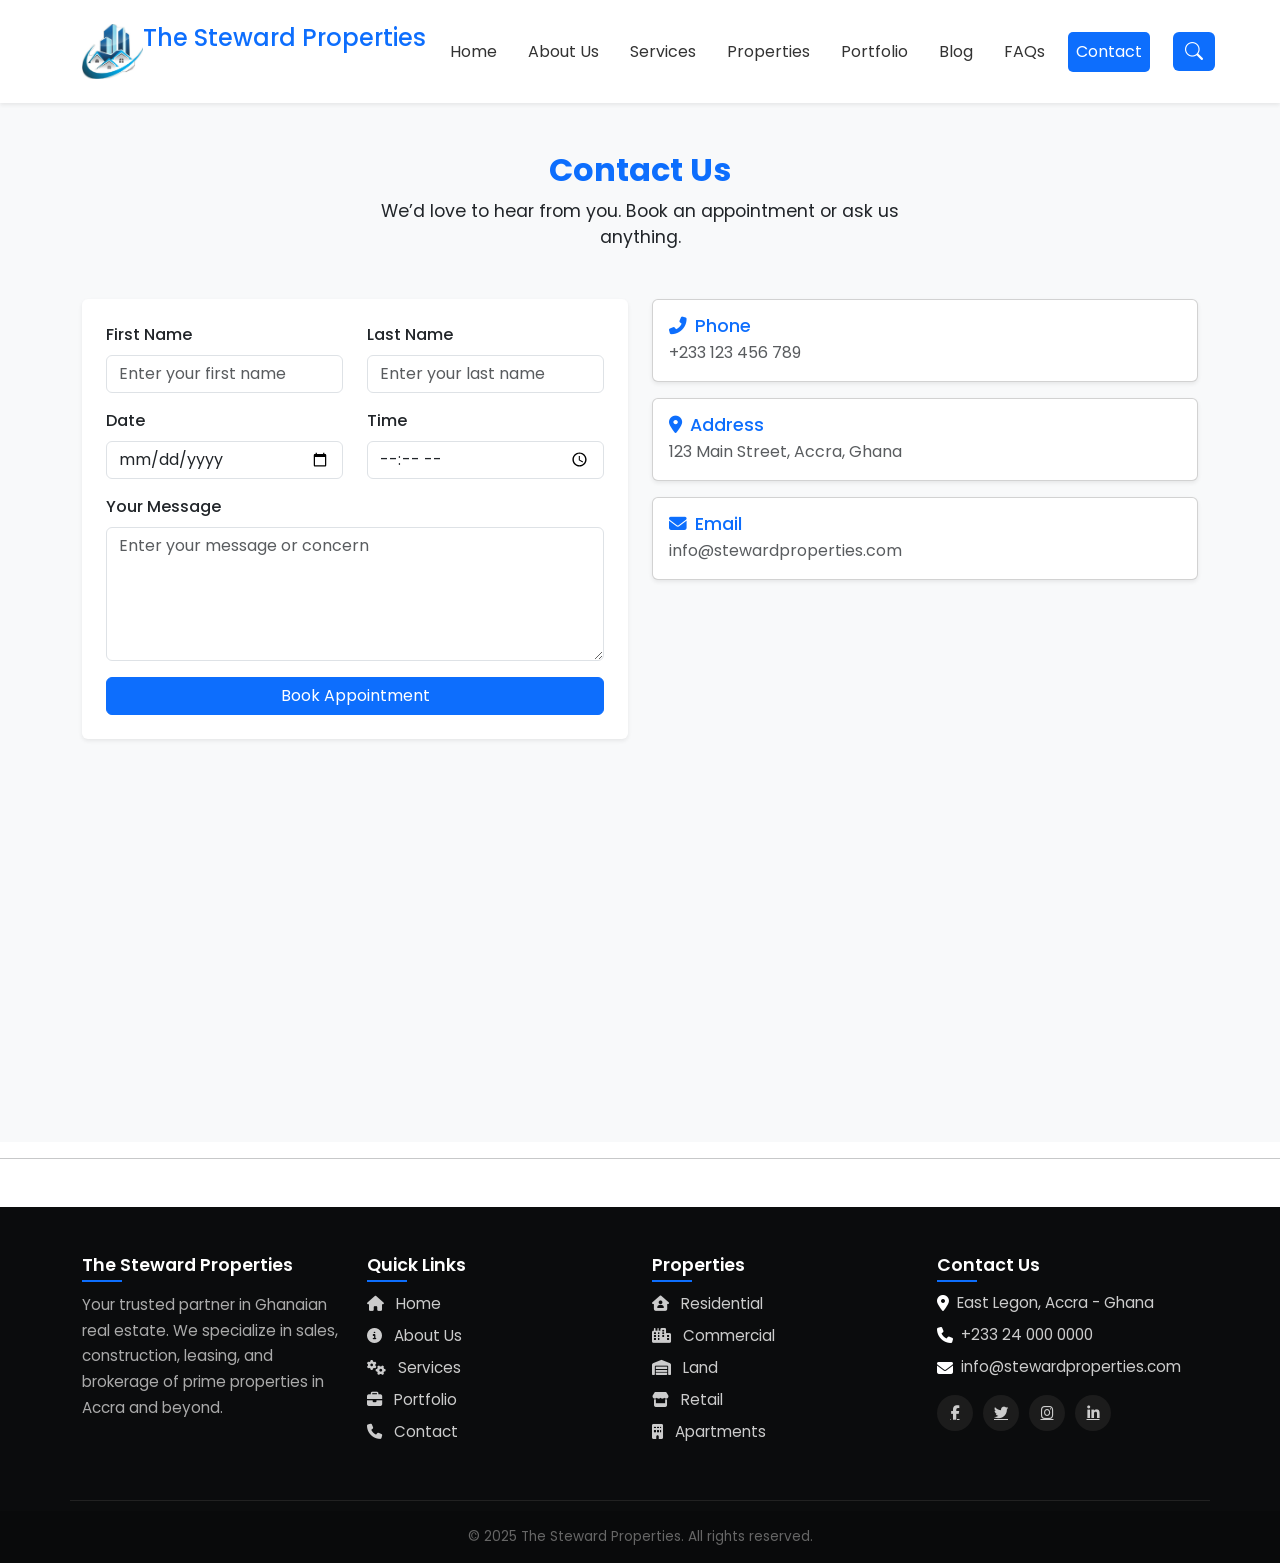
<file: steward_properties/contact.html>
<!DOCTYPE html>
<html lang="en">
<head>
  <meta charset="UTF-8" />
  <meta name="viewport" content="width=device-width, initial-scale=1.0" />
  <title>Contact-The Steward Properties</title>
<!-- SVG version -->
<link rel="icon" type="image/svg+xml" href="images/favicon.png">
   <!-- Swiper CSS -->
<link rel="stylesheet" href="https://cdn.jsdelivr.net/npm/swiper@11/swiper-bundle.min.css" />

   <!-- In <head> -->
    <link rel="stylesheet" href="https://cdnjs.cloudflare.com/ajax/libs/OwlCarousel2/2.3.4/assets/owl.carousel.min.css" />
    <link rel="stylesheet" href="https://cdnjs.cloudflare.com/ajax/libs/OwlCarousel2/2.3.4/assets/owl.theme.default.min.css" />

<script src="https://cdn.jsdelivr.net/npm/swiper@11/swiper-bundle.min.js"></script>
  <!-- Bootstrap CSS -->
  <link rel="stylesheet" href="https://cdn.jsdelivr.net/npm/bootstrap@5.3.3/dist/css/bootstrap.min.css">
  
  <!-- Google Fonts: Poppins -->
  <link href="https://fonts.googleapis.com/css2?family=Poppins:wght@300;400;500&display=swap" rel="stylesheet">
  <link href="https://fonts.googleapis.com/css2?family=Urbanist:wght@300;400;600;700&display=swap" rel="stylesheet">
  <link rel="stylesheet" href="https://cdnjs.cloudflare.com/ajax/libs/font-awesome/6.4.0/css/all.min.css">
  <link href="https://fonts.googleapis.com/css2?family=Inter:wght@400;500;600;700&display=swap" rel="stylesheet">

  

  <!-- Bootstrap Icons -->
  <link href="https://cdn.jsdelivr.net/npm/bootstrap-icons@1.10.5/font/bootstrap-icons.css" rel="stylesheet">
  
  <!-- Custom CSS -->
  <link rel="stylesheet" href="css/style.css">
</head>
<body>

  <!-- Navigation Bar -->
  <nav class="navbar navbar-expand-lg navbar-light bg-white shadow-sm sticky-top">
    <div class="container">
      <!-- Logo -->
<a class="navbar-brand" href="index.html">
        <img src="images/logo.jpg" alt="The Steward Properties Logo">
        <h4>The Steward Properties</h4>
      </a>
      <!-- Toggler -->
      <button class="navbar-toggler" type="button" data-bs-toggle="collapse" data-bs-target="#navbarNav">
        <span class="navbar-toggler-icon"></span>
      </button>

      <!-- Navbar Menu -->
      <div class="collapse navbar-collapse" id="navbarNav">
        <ul class="navbar-nav ms-auto align-items-lg-center">
          <li class="nav-item"><a class="nav-link" href="index.html">Home</a></li>
          <li class="nav-item"><a class="nav-link nowrap" href="about.html">About Us</a></li>
          <li class="nav-item"><a class="nav-link" href="services.html">Services</a></li>
          <li class="nav-item"><a class="nav-link" href="properties.html">Properties</a></li>
          <li class="nav-item"><a class="nav-link" href="portfolio.html">Portfolio</a></li>
          <li class="nav-item"><a class="nav-link" href="blog.html">Blog</a></li>
          <li class="nav-item"><a class="nav-link" href="faqs.html">FAQs</a></li>
          <li class="nav-item"><a class="nav-link" href="contact.html">Contact</a></li>

          <!-- Search Icon Button -->
          <li class="nav-item">
            <button id="searchToggle" class="btn btn-primary ms-lg-2" title="Search">
              <i class="bi bi-search"></i>
            </button>
          </li>
        </ul>
      </div>
    </div>
  </nav>
<!-- Hidden Search Bar with Send Button -->
<div id="searchBar" class="bg-light py-3 d-none">
  <div class="container">
    <input id="siteSearchInput" type="text" class="form-control" placeholder="Search the site..." />
    <div id="searchResults" class="mt-2"></div>
  </div>
</div>


<section id="contact" class="py-5 bg-light">
  <div class="container">
    <!-- Section Header -->
    <div class="text-center mb-5">
      <h2 class="section-title text-primary">Contact Us</h2>
      <p class="section-subtitle text-dark">We’d love to hear from you. Book an appointment or ask us anything.</p>
    </div>

    <div class="row g-4">
      <!-- Contact Form -->
      <div class="col-md-6">
        <div class="p-4 bg-white shadow-sm rounded">
      <form action="submit.php" method="POST">
  <div class="row">
    <div class="col-md-6 mb-3">
      <label for="firstName" class="form-label">First Name</label>
      <input type="text" id="firstName" name="first_name" class="form-control" placeholder="Enter your first name" required>
    </div>
    <div class="col-md-6 mb-3">
      <label for="lastName" class="form-label">Last Name</label>
      <input type="text" id="lastName" name="last_name" class="form-control" placeholder="Enter your last name" required>
    </div>
  </div>
  <div class="row">
    <div class="col-md-6 mb-3">
      <label for="appointmentDate" class="form-label">Date</label>
      <input type="date" id="appointmentDate" name="appointment_date" class="form-control" required>
    </div>
    <div class="col-md-6 mb-3">
      <label for="appointmentTime" class="form-label">Time</label>
      <input type="time" id="appointmentTime" name="appointment_time" class="form-control" required>
    </div>
  </div>
  <div class="mb-3">
    <label for="message" class="form-label">Your Message</label>
    <textarea id="message" name="message" rows="5" class="form-control" placeholder="Enter your message or concern" required></textarea>
  </div>
  <button type="submit" class="btn btn-primary w-100">Book Appointment</button>
</form>

        </div>
      </div>

      <!-- Contact Info -->
      <div class="col-md-6">
        <div class="d-flex flex-column gap-3">
          <div class="card shadow-sm p-3">
            <h5 class="text-primary mb-1"><i class="fas fa-phone-alt me-2"></i>Phone</h5>
            <p class="mb-0 text-muted">+233 123 456 789</p>
          </div>
          <div class="card shadow-sm p-3">
            <h5 class="text-primary mb-1"><i class="fas fa-map-marker-alt me-2"></i>Address</h5>
            <p class="mb-0 text-muted">123 Main Street, Accra, Ghana</p>
          </div>
          <div class="card shadow-sm p-3">
            <h5 class="text-primary mb-1"><i class="fas fa-envelope me-2"></i>Email</h5>
            <p class="mb-0 text-muted">info@stewardproperties.com</p>
          </div>
        </div>
      </div>
    </div>

    <!-- Google Map -->
    <div class="mt-5">
      <iframe
        src="https://www.google.com/maps/embed?pb=!1m18!1m12!1m3!1d3978.535719414886!2d-0.18696468475585766!3d5.603716695945527!2m3!1f0!2f0!3f0!3m2!1i1024!2i768!4f13.1!3m3!1m2!1s0xfdc80bf1d4f4d01%3A0x63e72d11d24f5c19!2sAccra%2C%20Ghana!5e0!3m2!1sen!2sgh!4v1600000000000!5m2!1sen!2sgh"
        width="100%"
        height="300"
        style="border:0;"
        allowfullscreen=""
        loading="lazy"
      ></iframe>
    </div>
  </div>
</section>


<!-- Dotted Divider -->
<hr class="dotted-divider">



 


<footer class="site-footer mt-5 pt-5">
  <div class="footer-top container">
    <div class="row">
      <!-- Column 1: About -->
      <div class="col-md-3">
        <h5 class="footer-heading">The Steward Properties</h5>
        <p class="footer-text">
          Your trusted partner in Ghanaian real estate. We specialize in sales, construction, leasing, and brokerage of prime properties in Accra and beyond.
        </p>
      </div>

      <!-- Column 2: Quick Links with Icons -->
      <div class="col-md-3">
        <h5 class="footer-heading">Quick Links</h5>
        <ul class="footer-links list-unstyled">
          <li><a href="index.html"><i class="fas fa-home me-2"></i> Home</a></li>
          <li><a href="about.html"><i class="fas fa-info-circle me-2"></i> About Us</a></li>
          <li><a href="services.html"><i class="fas fa-cogs me-2"></i> Services</a></li>
          <li><a href="portfolio.html"><i class="fas fa-briefcase me-2"></i> Portfolio</a></li>
          <li><a href="contact.html"><i class="fas fa-phone me-2"></i> Contact</a></li>
        </ul>
      </div>

      <!-- Column 3: Property Types -->
      <div class="col-md-3">
        <h5 class="footer-heading">Properties</h5>
        <ul class="footer-links list-unstyled">
          <li><a href="#"><i class="fas fa-house-user me-2"></i> Residential</a></li>
          <li><a href="#"><i class="fas fa-city me-2"></i> Commercial</a></li>
          <li><a href="#"><i class="fas fa-warehouse me-2"></i> Land</a></li>
          <li><a href="#"><i class="fas fa-store me-2"></i> Retail</a></li>
          <li><a href="#"><i class="fas fa-building me-2"></i> Apartments</a></li>
        </ul>
      </div>

      <!-- Column 4: Contact Info -->
      <div class="col-md-3">
        <h5 class="footer-heading">Contact Us</h5>
        <ul class="footer-contact list-unstyled">
          <li><i class="fas fa-map-marker-alt me-2"></i> East Legon, Accra - Ghana</li>
          <li><i class="fas fa-phone me-2"></i> +233 24 000 0000</li>
          <li><i class="fas fa-envelope me-2"></i> info@stewardproperties.com</li>
        </ul>
        <div class="footer-social mt-3">
          <a href="#" class="social-link"><i class="fab fa-facebook-f"></i></a>
          <a href="#" class="social-link"><i class="fab fa-twitter"></i></a>
          <a href="#" class="social-link"><i class="fab fa-instagram"></i></a>
          <a href="#" class="social-link"><i class="fab fa-linkedin-in"></i></a>
        </div>
      </div>
    </div>
  </div>

  <!-- Bottom Footer -->
  <div class="footer-bottom text-center py-3">
    <div class="container">
      <p class="mb-0">&copy; 2025 The Steward Properties. All rights reserved.</p>
    </div>
  </div>
</footer>





<!-- Scroll to Top Button -->
<button id="scrollTopBtn" title="Go to top">
  <i class="bi bi-chevron-up"></i>
</button>

<!-- JS Libraries -->
<script src="https://cdn.jsdelivr.net/npm/bootstrap@5.3.3/dist/js/bootstrap.bundle.min.js"></script>
<script src="https://cdn.jsdelivr.net/npm/swiper@11/swiper-bundle.min.js"></script>
<script src="https://cdnjs.cloudflare.com/ajax/libs/jquery/3.7.1/jquery.min.js"></script>
<script src="https://cdnjs.cloudflare.com/ajax/libs/OwlCarousel2/2.3.4/owl.carousel.min.js"></script>

<!-- Your External JS -->
<script src="js/script.js"></script>
<script src="js/search.js"></script>

</body>
</html>
</file>
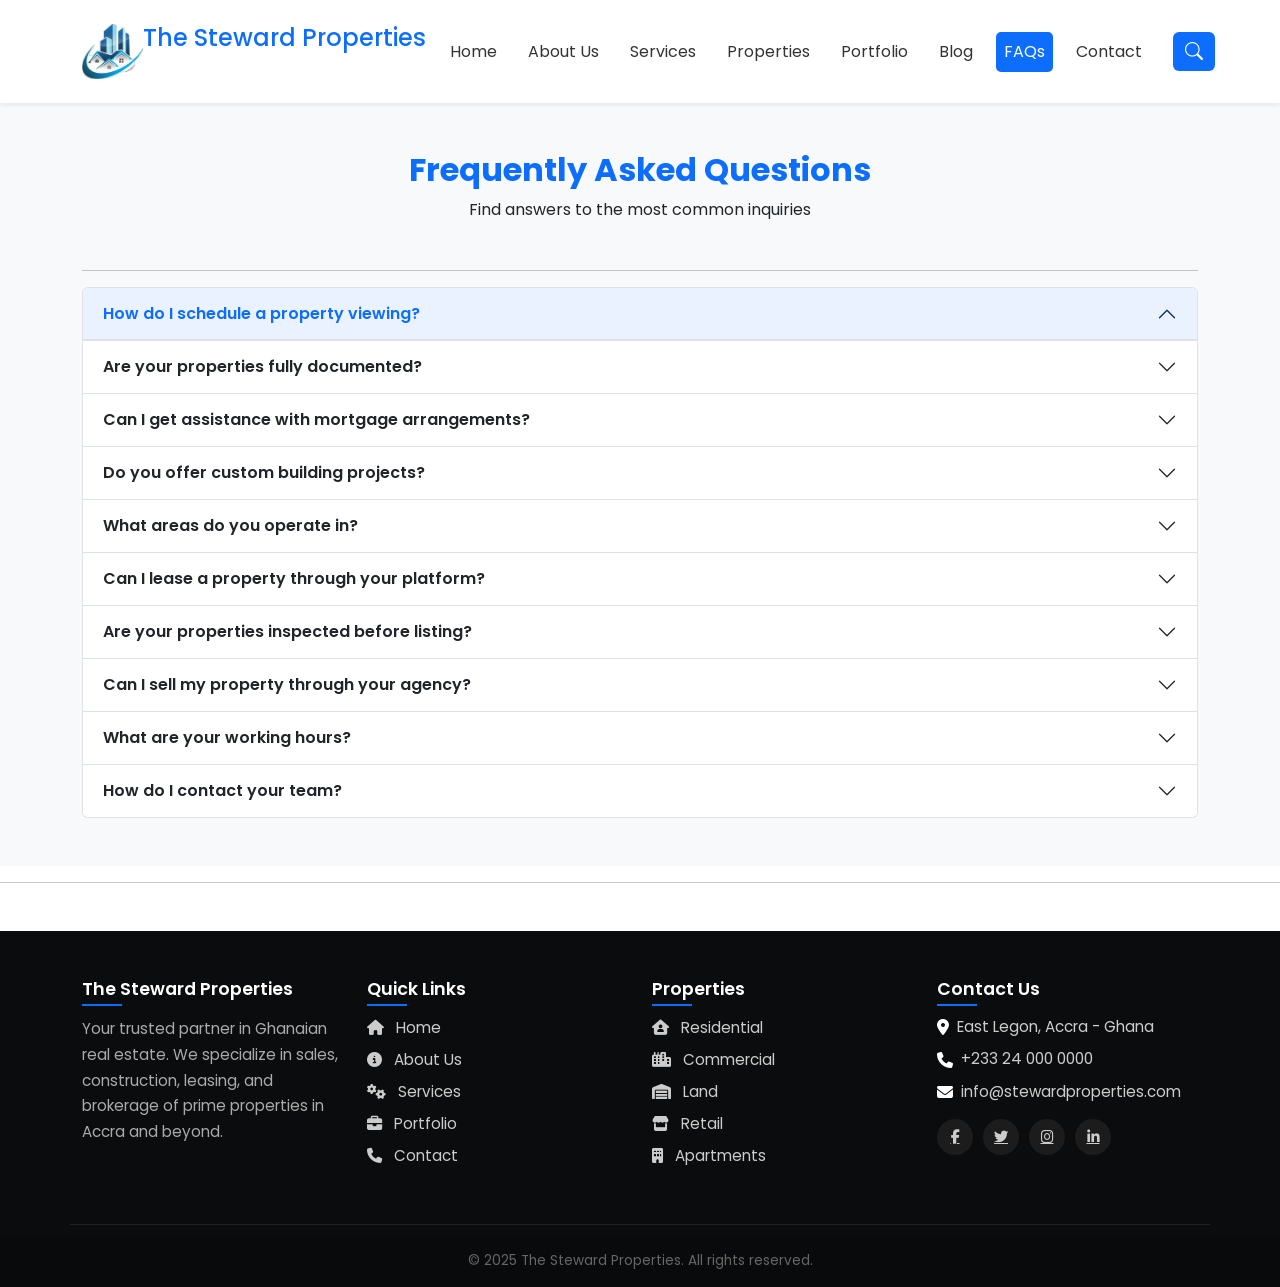
<file: steward_properties/faqs.html>
<!DOCTYPE html>
<html lang="en">
<head>
  <meta charset="UTF-8" />
  <meta name="viewport" content="width=device-width, initial-scale=1.0" />
  <title>FAQs-The Steward Properties</title>
<!-- SVG version -->
<link rel="icon" type="image/svg+xml" href="images/favicon.png">
   <!-- Swiper CSS -->
<link rel="stylesheet" href="https://cdn.jsdelivr.net/npm/swiper@11/swiper-bundle.min.css" />

   <!-- In <head> -->
    <link rel="stylesheet" href="https://cdnjs.cloudflare.com/ajax/libs/OwlCarousel2/2.3.4/assets/owl.carousel.min.css" />
    <link rel="stylesheet" href="https://cdnjs.cloudflare.com/ajax/libs/OwlCarousel2/2.3.4/assets/owl.theme.default.min.css" />

<script src="https://cdn.jsdelivr.net/npm/swiper@11/swiper-bundle.min.js"></script>
  <!-- Bootstrap CSS -->
  <link rel="stylesheet" href="https://cdn.jsdelivr.net/npm/bootstrap@5.3.3/dist/css/bootstrap.min.css">
  
  <!-- Google Fonts: Poppins -->
  <link href="https://fonts.googleapis.com/css2?family=Poppins:wght@300;400;500&display=swap" rel="stylesheet">
  <link href="https://fonts.googleapis.com/css2?family=Urbanist:wght@300;400;600;700&display=swap" rel="stylesheet">
  <link rel="stylesheet" href="https://cdnjs.cloudflare.com/ajax/libs/font-awesome/6.4.0/css/all.min.css">
  <link href="https://fonts.googleapis.com/css2?family=Inter:wght@400;500;600;700&display=swap" rel="stylesheet">

  

  <!-- Bootstrap Icons -->
  <link href="https://cdn.jsdelivr.net/npm/bootstrap-icons@1.10.5/font/bootstrap-icons.css" rel="stylesheet">
  
  <!-- Custom CSS -->
  <link rel="stylesheet" href="css/style.css">
</head>
<body>

  <!-- Navigation Bar -->
  <nav class="navbar navbar-expand-lg navbar-light bg-white shadow-sm sticky-top">
    <div class="container">
      <!-- Logo -->
     <a class="navbar-brand" href="index.html">
        <img src="images/logo.jpg" alt="The Steward Properties Logo">
        <h4>The Steward Properties</h4>
      </a>

      <!-- Toggler -->
      <button class="navbar-toggler" type="button" data-bs-toggle="collapse" data-bs-target="#navbarNav">
        <span class="navbar-toggler-icon"></span>
      </button>

      <!-- Navbar Menu -->
      <div class="collapse navbar-collapse" id="navbarNav">
        <ul class="navbar-nav ms-auto align-items-lg-center">
          <li class="nav-item"><a class="nav-link" href="index.html">Home</a></li>
          <li class="nav-item"><a class="nav-link nowrap" href="about.html">About Us</a></li>
          <li class="nav-item"><a class="nav-link" href="services.html">Services</a></li>
          <li class="nav-item"><a class="nav-link" href="properties.html">Properties</a></li>
          <li class="nav-item"><a class="nav-link" href="portfolio.html">Portfolio</a></li>
          <li class="nav-item"><a class="nav-link" href="blog.html">Blog</a></li>
          <li class="nav-item"><a class="nav-link" href="faqs.html">FAQs</a></li>
          <li class="nav-item"><a class="nav-link" href="contact.html">Contact</a></li>

          <!-- Search Icon Button -->
          <li class="nav-item">
            <button id="searchToggle" class="btn btn-primary ms-lg-2" title="Search">
              <i class="bi bi-search"></i>
            </button>
          </li>
        </ul>
      </div>
    </div>
  </nav>
<!-- Hidden Search Bar with Send Button -->
<div id="searchBar" class="bg-light py-3 d-none">
  <div class="container">
    <input id="siteSearchInput" type="text" class="form-control" placeholder="Search the site..." />
    <div id="searchResults" class="mt-2"></div>
  </div>
</div>



<section id="faqs" class="py-5 bg-light">
  <div class="container">
    <div class="text-center mb-5">
      <h2 class="section-title text-primary">Frequently Asked Questions</h2>
      <p class="section-subtitle text-dark">Find answers to the most common inquiries</p>
    </div>

<!-- Dotted Divider -->
<hr class="dotted-divider">

    <div class="accordion" id="faqAccordion">
      <!-- FAQ 1 -->
      <div class="accordion-item">
        <h2 class="accordion-header" id="faq1">
          <button class="accordion-button" type="button" data-bs-toggle="collapse" data-bs-target="#collapse1">
            How do I schedule a property viewing?
          </button>
        </h2>
        <div id="collapse1" class="accordion-collapse collapse" data-bs-parent="#faqAccordion">
          <div class="accordion-body">
            You can schedule a property viewing by contacting us directly or filling out the booking form on the contact page.
          </div>
        </div>
      </div>

      <!-- FAQ 2 -->
      <div class="accordion-item">
        <h2 class="accordion-header" id="faq2">
          <button class="accordion-button collapsed" type="button" data-bs-toggle="collapse" data-bs-target="#collapse2">
            Are your properties fully documented?
          </button>
        </h2>
        <div id="collapse2" class="accordion-collapse collapse" data-bs-parent="#faqAccordion">
          <div class="accordion-body">
            Yes. All our properties come with valid and verified documentation including land titles or leases.
          </div>
        </div>
      </div>

      <!-- FAQ 3 -->
      <div class="accordion-item">
        <h2 class="accordion-header" id="faq3">
          <button class="accordion-button collapsed" type="button" data-bs-toggle="collapse" data-bs-target="#collapse3">
            Can I get assistance with mortgage arrangements?
          </button>
        </h2>
        <div id="collapse3" class="accordion-collapse collapse" data-bs-parent="#faqAccordion">
          <div class="accordion-body">
            Absolutely. We work with reliable mortgage institutions and can guide you through the application process.
          </div>
        </div>
      </div>

      <!-- FAQ 4 -->
      <div class="accordion-item">
        <h2 class="accordion-header" id="faq4">
          <button class="accordion-button collapsed" type="button" data-bs-toggle="collapse" data-bs-target="#collapse4">
            Do you offer custom building projects?
          </button>
        </h2>
        <div id="collapse4" class="accordion-collapse collapse" data-bs-parent="#faqAccordion">
          <div class="accordion-body">
            Yes, we provide custom building solutions based on your specifications, land type, and budget.
          </div>
        </div>
      </div>

      <!-- FAQ 5 -->
      <div class="accordion-item">
        <h2 class="accordion-header" id="faq5">
          <button class="accordion-button collapsed" type="button" data-bs-toggle="collapse" data-bs-target="#collapse5">
            What areas do you operate in?
          </button>
        </h2>
        <div id="collapse5" class="accordion-collapse collapse" data-bs-parent="#faqAccordion">
          <div class="accordion-body">
            We operate across Accra, Tema, Kumasi, and other growing real estate hubs in Ghana.
          </div>
        </div>
      </div>

      <!-- FAQ 6 -->
      <div class="accordion-item">
        <h2 class="accordion-header" id="faq6">
          <button class="accordion-button collapsed" type="button" data-bs-toggle="collapse" data-bs-target="#collapse6">
            Can I lease a property through your platform?
          </button>
        </h2>
        <div id="collapse6" class="accordion-collapse collapse" data-bs-parent="#faqAccordion">
          <div class="accordion-body">
            Yes. Our leasing service includes residential and commercial spaces with legal contract support.
          </div>
        </div>
      </div>

      <!-- FAQ 7 -->
      <div class="accordion-item">
        <h2 class="accordion-header" id="faq7">
          <button class="accordion-button collapsed" type="button" data-bs-toggle="collapse" data-bs-target="#collapse7">
            Are your properties inspected before listing?
          </button>
        </h2>
        <div id="collapse7" class="accordion-collapse collapse" data-bs-parent="#faqAccordion">
          <div class="accordion-body">
            Definitely. Every property undergoes inspection to ensure it meets our quality and safety standards.
          </div>
        </div>
      </div>

      <!-- FAQ 8 -->
      <div class="accordion-item">
        <h2 class="accordion-header" id="faq8">
          <button class="accordion-button collapsed" type="button" data-bs-toggle="collapse" data-bs-target="#collapse8">
            Can I sell my property through your agency?
          </button>
        </h2>
        <div id="collapse8" class="accordion-collapse collapse" data-bs-parent="#faqAccordion">
          <div class="accordion-body">
            Yes. We’ll help you list, market, and close the sale of your property professionally and quickly.
          </div>
        </div>
      </div>

      <!-- FAQ 9 -->
      <div class="accordion-item">
        <h2 class="accordion-header" id="faq9">
          <button class="accordion-button collapsed" type="button" data-bs-toggle="collapse" data-bs-target="#collapse9">
            What are your working hours?
          </button>
        </h2>
        <div id="collapse9" class="accordion-collapse collapse" data-bs-parent="#faqAccordion">
          <div class="accordion-body">
            We’re available Monday to Saturday, 9:00 AM to 6:00 PM. Sundays are by appointment only.
          </div>
        </div>
      </div>

      <!-- FAQ 10 -->
      <div class="accordion-item">
        <h2 class="accordion-header" id="faq10">
          <button class="accordion-button collapsed" type="button" data-bs-toggle="collapse" data-bs-target="#collapse10">
            How do I contact your team?
          </button>
        </h2>
        <div id="collapse10" class="accordion-collapse collapse" data-bs-parent="#faqAccordion">
          <div class="accordion-body">
            You can reach us via our contact form, call us directly, or visit our office. All details are available on the Contact page.
          </div>
        </div>
      </div>
    </div>
  </div>
</section>



<!-- Dotted Divider -->
<hr class="dotted-divider">





<footer class="site-footer mt-5 pt-5">
  <div class="footer-top container">
    <div class="row">
      <!-- Column 1: About -->
      <div class="col-md-3">
        <h5 class="footer-heading">The Steward Properties</h5>
        <p class="footer-text">
          Your trusted partner in Ghanaian real estate. We specialize in sales, construction, leasing, and brokerage of prime properties in Accra and beyond.
        </p>
      </div>

      <!-- Column 2: Quick Links with Icons -->
      <div class="col-md-3">
        <h5 class="footer-heading">Quick Links</h5>
        <ul class="footer-links list-unstyled">
          <li><a href="index.html"><i class="fas fa-home me-2"></i> Home</a></li>
          <li><a href="about.html"><i class="fas fa-info-circle me-2"></i> About Us</a></li>
          <li><a href="services.html"><i class="fas fa-cogs me-2"></i> Services</a></li>
          <li><a href="portfolio.html"><i class="fas fa-briefcase me-2"></i> Portfolio</a></li>
          <li><a href="contact.html"><i class="fas fa-phone me-2"></i> Contact</a></li>
        </ul>
      </div>

      <!-- Column 3: Property Types -->
      <div class="col-md-3">
        <h5 class="footer-heading">Properties</h5>
        <ul class="footer-links list-unstyled">
          <li><a href="#"><i class="fas fa-house-user me-2"></i> Residential</a></li>
          <li><a href="#"><i class="fas fa-city me-2"></i> Commercial</a></li>
          <li><a href="#"><i class="fas fa-warehouse me-2"></i> Land</a></li>
          <li><a href="#"><i class="fas fa-store me-2"></i> Retail</a></li>
          <li><a href="#"><i class="fas fa-building me-2"></i> Apartments</a></li>
        </ul>
      </div>

      <!-- Column 4: Contact Info -->
      <div class="col-md-3">
        <h5 class="footer-heading">Contact Us</h5>
        <ul class="footer-contact list-unstyled">
          <li><i class="fas fa-map-marker-alt me-2"></i> East Legon, Accra - Ghana</li>
          <li><i class="fas fa-phone me-2"></i> +233 24 000 0000</li>
          <li><i class="fas fa-envelope me-2"></i> info@stewardproperties.com</li>
        </ul>
        <div class="footer-social mt-3">
          <a href="#" class="social-link"><i class="fab fa-facebook-f"></i></a>
          <a href="#" class="social-link"><i class="fab fa-twitter"></i></a>
          <a href="#" class="social-link"><i class="fab fa-instagram"></i></a>
          <a href="#" class="social-link"><i class="fab fa-linkedin-in"></i></a>
        </div>
      </div>
    </div>
  </div>

  <!-- Bottom Footer -->
  <div class="footer-bottom text-center py-3">
    <div class="container">
      <p class="mb-0">&copy; 2025 The Steward Properties. All rights reserved.</p>
    </div>
  </div>
</footer>





<!-- Scroll to Top Button -->
<button id="scrollTopBtn" title="Go to top">
  <i class="bi bi-chevron-up"></i>
</button>

<!-- JS Libraries -->
<script src="https://cdn.jsdelivr.net/npm/bootstrap@5.3.3/dist/js/bootstrap.bundle.min.js"></script>
<script src="https://cdn.jsdelivr.net/npm/swiper@11/swiper-bundle.min.js"></script>
<script src="https://cdnjs.cloudflare.com/ajax/libs/jquery/3.7.1/jquery.min.js"></script>
<script src="https://cdnjs.cloudflare.com/ajax/libs/OwlCarousel2/2.3.4/owl.carousel.min.js"></script>

<!-- Your External JS -->
<script src="js/script.js"></script>
<script src="js/search.js"></script>

</body>
</html>
</file>
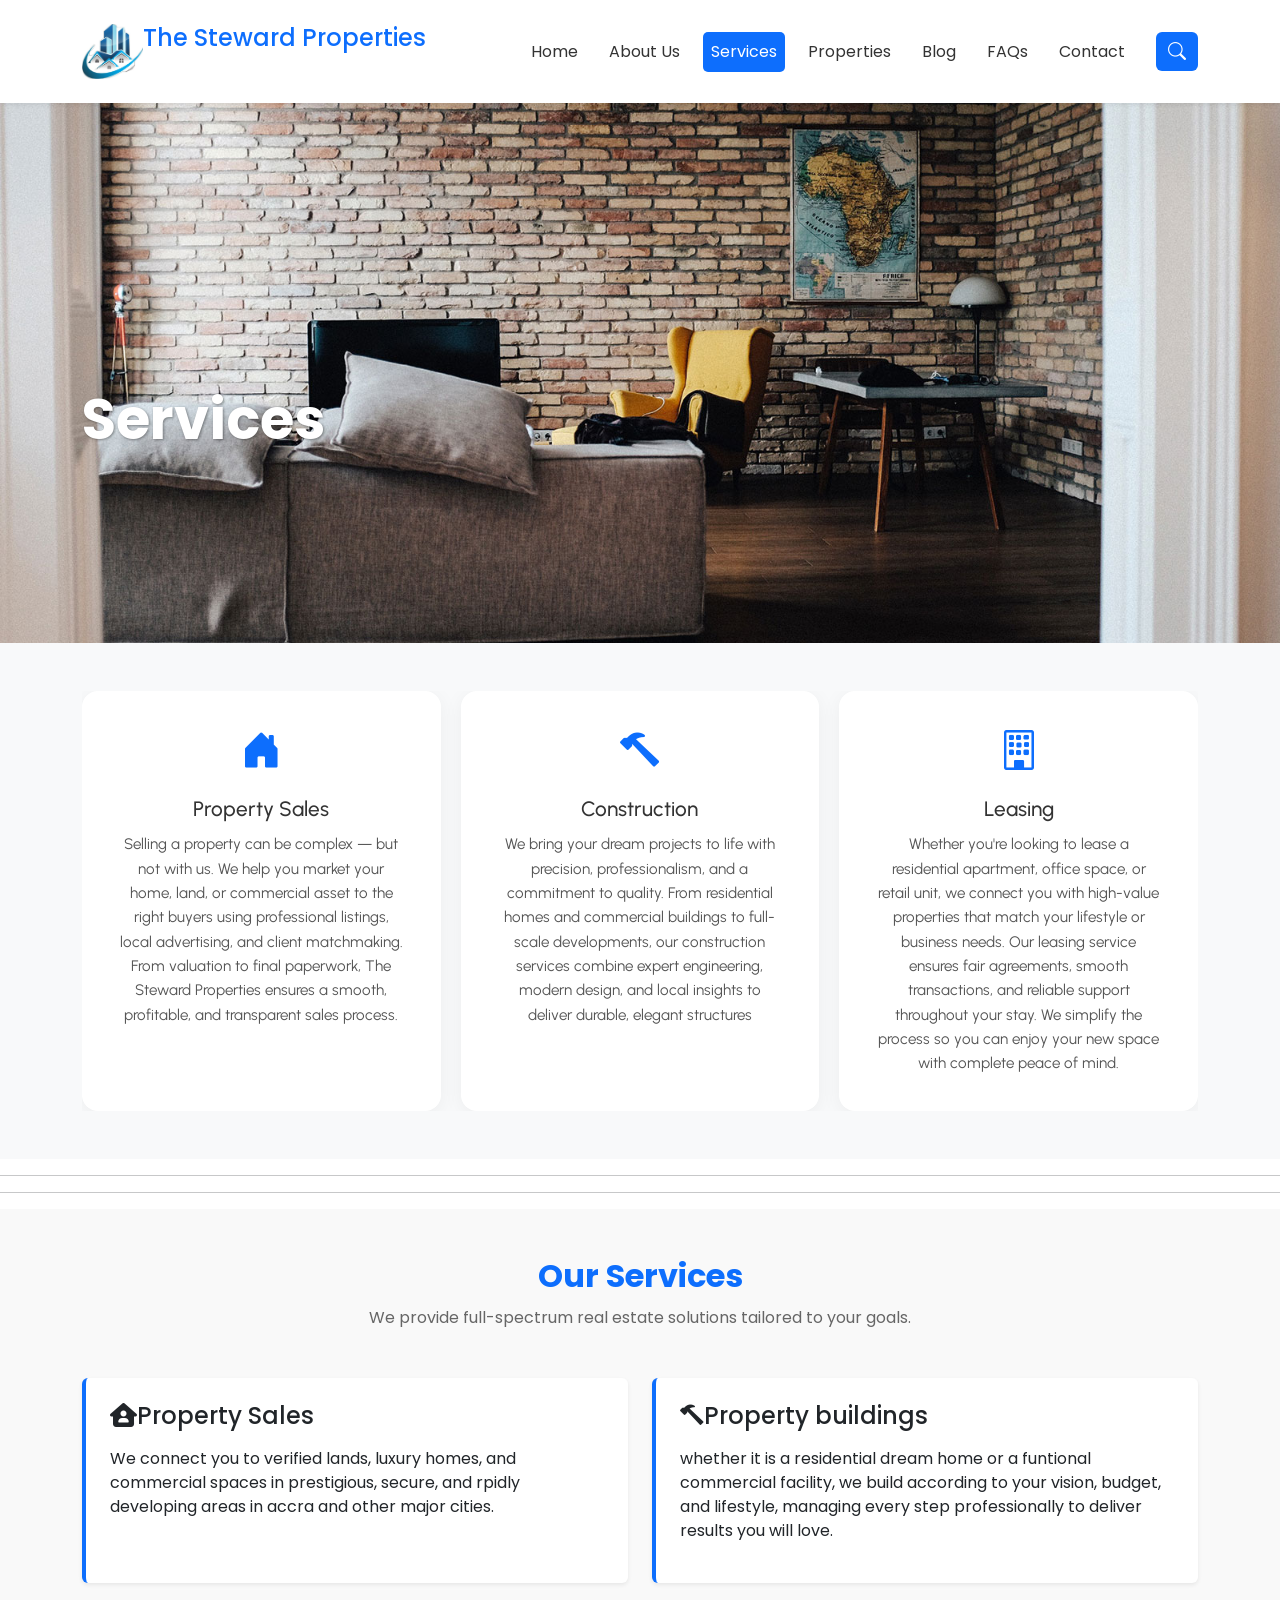
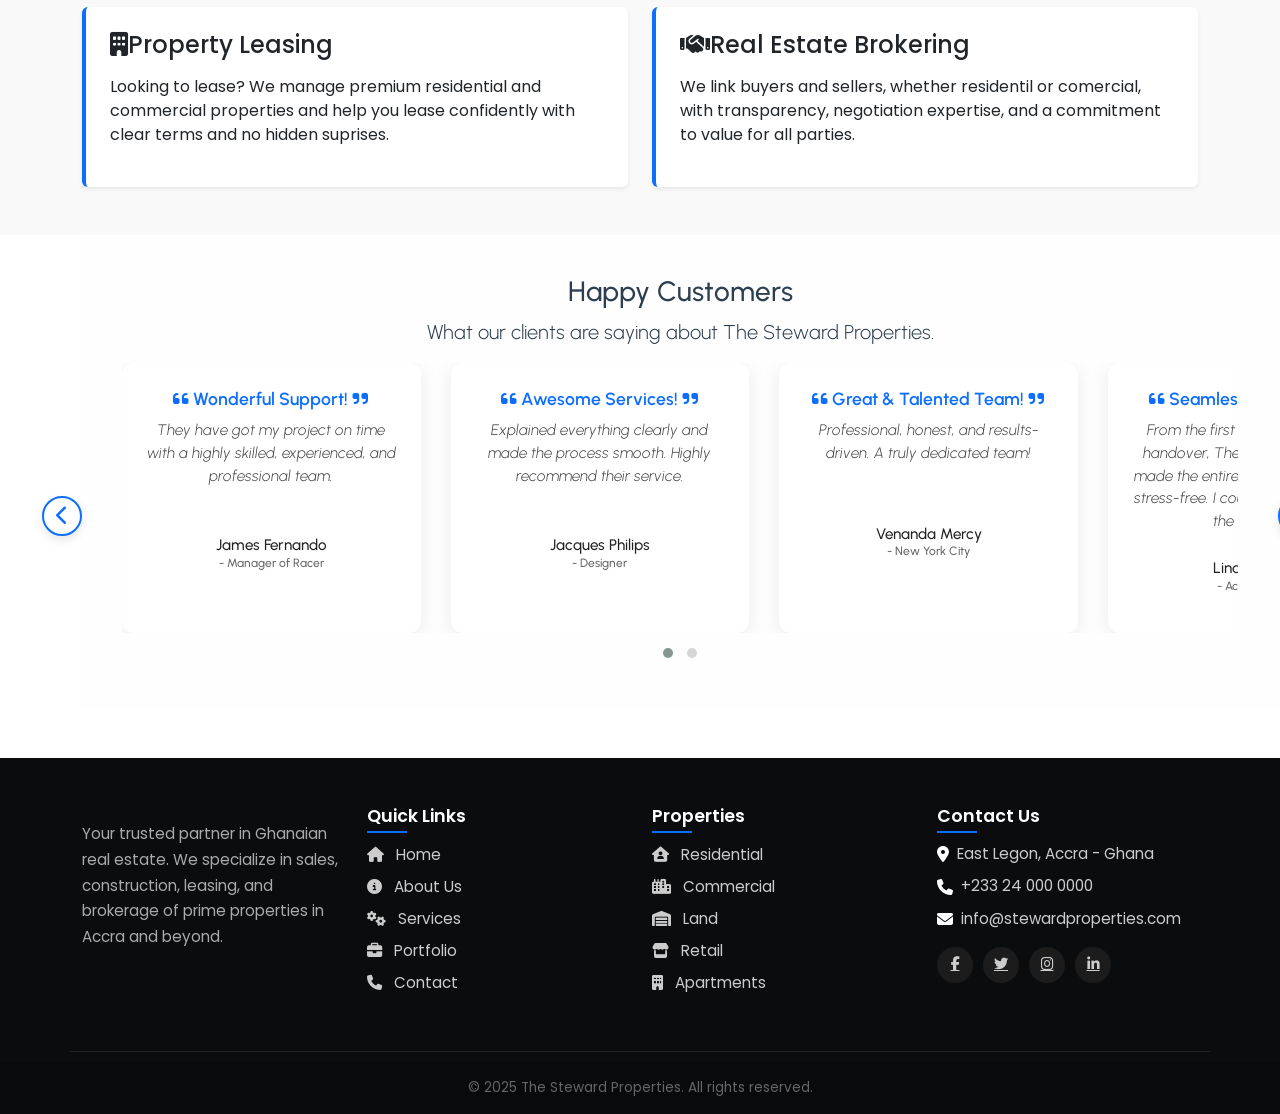
<file: steward_properties/services.html>
<!DOCTYPE html>
<html lang="en">
<head>
  <meta charset="UTF-8" />
  <meta name="viewport" content="width=device-width, initial-scale=1.0" />
  <title>Services-The Steward Properties</title>

   <!-- Swiper CSS -->
<link rel="stylesheet" href="https://cdn.jsdelivr.net/npm/swiper@11/swiper-bundle.min.css" />

   <!-- In <head> -->
    <link rel="stylesheet" href="https://cdnjs.cloudflare.com/ajax/libs/OwlCarousel2/2.3.4/assets/owl.carousel.min.css" />
    <link rel="stylesheet" href="https://cdnjs.cloudflare.com/ajax/libs/OwlCarousel2/2.3.4/assets/owl.theme.default.min.css" />

<script src="https://cdn.jsdelivr.net/npm/swiper@11/swiper-bundle.min.js"></script>
  <!-- Bootstrap CSS -->
  <link rel="stylesheet" href="https://cdn.jsdelivr.net/npm/bootstrap@5.3.3/dist/css/bootstrap.min.css">
  
  <!-- Google Fonts: Poppins -->
  <link href="https://fonts.googleapis.com/css2?family=Poppins:wght@300;400;500&display=swap" rel="stylesheet">
  <link href="https://fonts.googleapis.com/css2?family=Urbanist:wght@300;400;600;700&display=swap" rel="stylesheet">
  <link rel="stylesheet" href="https://cdnjs.cloudflare.com/ajax/libs/font-awesome/6.4.0/css/all.min.css">
  <link href="https://fonts.googleapis.com/css2?family=Inter:wght@400;500;600;700&display=swap" rel="stylesheet">

  <!-- SVG version -->
<link rel="icon" type="image/svg+xml" href="images/favicon.png">

  <!-- Bootstrap Icons -->
  <link href="https://cdn.jsdelivr.net/npm/bootstrap-icons@1.10.5/font/bootstrap-icons.css" rel="stylesheet">
  
  <!-- Custom CSS -->
  <link rel="stylesheet" href="css/style.css">
</head>
<body>

  <!-- Navigation Bar -->
  <nav class="navbar navbar-expand-lg navbar-light bg-white shadow-sm sticky-top">
    <div class="container">
      <!-- Logo -->
     <a class="navbar-brand" href="index.html">
        <img src="images/logo.jpg" alt="The Steward Properties Logo">
        <h4>The Steward Properties</h4>
      </a>

      <!-- Toggler -->
      <button class="navbar-toggler" type="button" data-bs-toggle="collapse" data-bs-target="#navbarNav">
        <span class="navbar-toggler-icon"></span>
      </button>

      <!-- Navbar Menu -->
      <div class="collapse navbar-collapse" id="navbarNav">
        <ul class="navbar-nav ms-auto align-items-lg-center">
          <li class="nav-item"><a class="nav-link" href="index.html">Home</a></li>
          <li class="nav-item"><a class="nav-link nowrap" href="about.html">About Us</a></li>
          <li class="nav-item"><a class="nav-link" href="services.html">Services</a></li>
          <li class="nav-item"><a class="nav-link" href="properties.html">Properties</a></li>
          <li class="nav-item"><a class="nav-link" href="blog.html">Blog</a></li>
          <li class="nav-item"><a class="nav-link" href="faqs.html">FAQs</a></li>
          <li class="nav-item"><a class="nav-link" href="contact.html">Contact</a></li>

          <!-- Search Icon Button -->
          <li class="nav-item">
            <button id="searchToggle" class="btn btn-primary ms-lg-2" title="Search">
              <i class="bi bi-search"></i>
            </button>
          </li>
        </ul>
      </div>
    </div>
  </nav>
<!-- Hidden Search Bar with Send Button -->
<div id="searchBar" class="bg-light py-3 d-none">
  <div class="container">
    <input id="siteSearchInput" type="text" class="form-control" placeholder="Search the site..." />
    <div id="searchResults" class="mt-2"></div>
  </div>
</div>
<!-- About Hero Section -->
<section class="about-hero d-flex align-items-center" style="background-image: url('images/slide2.jpg');">
  <div class="container">
    <div class="row">
      <div class="col-md-6 text-white">
        <h1 class="display-4 fw-bold">Services</h1>
      </div>
    </div>
  </div>
</section>


<section class="card-slider-section py-5">
  <div class="container">
    <div class="swiper cardSwiper">
      <div class="swiper-wrapper">
        <!-- Card 1 -->
        <div class="swiper-slide info-card text-center">
          <div class="icon mb-3"><i class="bi bi-house-door-fill"></i></div>
          <h5>Property Sales</h5>
          <p>
            Selling a property can be complex — but not with us. We help you market your home, land, or commercial asset to the right buyers using professional listings, local advertising, and client matchmaking. From valuation to final paperwork, The Steward Properties ensures a smooth, profitable, and transparent sales process.</p>
        </div>
        <!-- Card 2 -->
        <div class="swiper-slide info-card text-center">
          <div class="icon mb-3"><i class="bi bi-hammer"></i></div>
          <h5>Construction</h5>
          <p>We bring your dream projects to life with precision, professionalism, and a commitment to quality. From residential homes and commercial buildings to full-scale developments, our construction services combine expert engineering, modern design, and local insights to deliver durable, elegant structures</p>
        </div>
        <!-- Card 3 -->
        <div class="swiper-slide info-card text-center">
          <div class="icon mb-3"><i class="bi bi-building"></i></div>
          <h5>Leasing</h5>
          <p>Whether you're looking to lease a residential apartment, office space, or retail unit, we connect you with high-value properties that match your lifestyle or business needs. Our leasing service ensures fair agreements, smooth transactions, and reliable support throughout your stay. We simplify the process so you can enjoy your new space with complete peace of mind.</p>
        </div>
        <!-- Card 4 -->
        <div class="swiper-slide info-card text-center">
          <div class="icon mb-3"><i class="bi bi-person-badge-fill"></i></div>
          <h5>Brokerage</h5>
          <p>Acting as your trusted real estate intermediary, we ensure every deal is smart, secure, and stress-free. Our brokerage team connects buyers, sellers, landlords, and tenants with vetted opportunities across Ghana. With deep market knowledge and negotiation expertise, we represent your best interest at every stage of the transaction.</p>
        </div>
      </div>
    </div>
  </div>
</section>

<!-- Dotted Divider -->
<hr class="dotted-divider">

<!-- Dotted Divider -->
<hr class="dotted-divider">
<section class="why-choose-us py-5">
  <div class="container">
    <!-- Section Header -->
    <div class="text-center mb-5">
      <h2 class="section-title">Our Services</h2>
      <p class="section-subtitle">We provide full-spectrum real estate solutions tailored to your goals.</p>
    </div>

    <div class="row gy-4">
      <!-- Mission -->
      <div class="col-md-6">
        <div class="info-box h-100 shadow-sm p-4">
          <h4 class="mb-3"><i class="fas fa-house-user"></i>Property Sales</h4>
          <p>We connect you to verified lands, luxury homes, and commercial spaces in prestigious, secure, and rpidly developing areas in accra and other major cities.</p>
        </div>
      </div>

      <!-- Vision -->
      <div class="col-md-6">
        <div class="info-box h-100 shadow-sm p-4">
          <h4 class="mb-3">		<i class="bi bi-hammer"></i>Property buildings</h4>
          <p>whether it is a residential dream home or a funtional commercial facility, we build according to your vision, budget, and lifestyle, managing every step professionally to deliver results you will love.</p>
        </div>
      </div>

      <!-- Core Values -->
      <div class="col-md-6">
        <div class="info-box h-100 shadow-sm p-4">
          <h4 class="mb-3"><i class="fas fa-building"></i>Property Leasing</h4>
          <p>Looking to lease? We manage premium residential and commercial properties and help you lease confidently with clear terms and no hidden suprises.</p>
        </div>
      </div>

      <!-- Why Choose Us -->
      <div class="col-md-6">
        <div class="info-box h-100 shadow-sm p-4">
          <h4 class="mb-3"><i class="fas fa-handshake"></i>Real Estate Brokering</h4>
          <p>We link buyers and sellers, whether residentil or comercial, with transparency, negotiation expertise, and a commitment to value for all parties.</p>
        </div>
      </div>
    </div>
  </div>
</section>



<div id="testimonials" class="section lb">
  <div class="container">
    
    <!-- Section Title -->
    <div class="section-title row text-center">
      <div class="col-md-8 offset-md-2">
        <h3>Happy Customers</h3>
        <p class="lead">What our clients are saying about The Steward Properties.</p>
      </div>
    </div>

    <!-- Carousel Row -->
    <div class="row">
      <div class="col-md-12">
        <div class="testimonial-wrapper d-flex align-items-center">
          
          <!-- Left Arrow -->
          <button class="btn arrow-btn owl-prev me-3" aria-label="Previous">
            <i class="fas fa-chevron-left"></i>
          </button>

          <!-- Testimonial Carousel -->
          <div class="testi-carousel owl-carousel owl-theme flex-grow-1">
            
            <!-- Testimonial 1 -->
            <div class="testimonial clearfix">
              <div class="desc">
                <h3><i class="fa fa-quote-left"></i> Wonderful Support! <i class="fa fa-quote-right"></i></h3>
                <p class="lead">They have got my project on time with a highly skilled, experienced, and professional team.</p>
              </div>
              <div class="testi-meta">
                <h4>James Fernando <small>- Manager of Racer</small></h4>
              </div>
            </div>

            <!-- Testimonial 2 -->
            <div class="testimonial clearfix">
              <div class="desc">
                <h3><i class="fa fa-quote-left"></i> Awesome Services! <i class="fa fa-quote-right"></i></h3>
                <p class="lead">Explained everything clearly and made the process smooth. Highly recommend their service.</p>
              </div>
              <div class="testi-meta">
                <h4>Jacques Philips <small>- Designer</small></h4>
              </div>
            </div>

            <!-- Testimonial 3 -->
            <div class="testimonial clearfix">
              <div class="desc">
                <h3><i class="fa fa-quote-left"></i> Great & Talented Team! <i class="fa fa-quote-right"></i></h3>
                <p class="lead">Professional, honest, and results-driven. A truly dedicated team!</p>
              </div>
              <div class="testi-meta">
                <h4>Venanda Mercy <small>- New York City</small></h4>
              </div>
            </div>

            <!-- Testimonial 4 -->
            <div class="testimonial clearfix">
              <div class="desc">
                <h3><i class="fa fa-quote-left"></i> Seamless Experience! <i class="fa fa-quote-right"></i></h3>
                <p class="lead">From the first meeting to the final handover, The Steward Properties made the entire process smooth and stress-free. I couldn’t be happier with the outcome.</p>
              </div>
              <div class="testi-meta">
                <h4>Linda Owusu <small>- Accra, Ghana</small></h4>
              </div>
            </div>

          </div>

          <!-- Right Arrow -->
          <button class="btn arrow-btn owl-next ms-3" aria-label="Next">
            <i class="fas fa-chevron-right"></i>
          </button>

        </div>
      </div>
    </div>
    
  </div>
</div>
 


<footer class="site-footer mt-5 pt-5">
  <div class="footer-top container">
    <div class="row">
      <!-- Column 1: About -->
      <div class="col-md-3">
        <p class="footer-text">
          Your trusted partner in Ghanaian real estate. We specialize in sales, construction, leasing, and brokerage of prime properties in Accra and beyond.
        </p>
      </div>

      <!-- Column 2: Quick Links with Icons -->
      <div class="col-md-3">
        <h5 class="footer-heading">Quick Links</h5>
        <ul class="footer-links list-unstyled">
          <li><a href="index.html"><i class="fas fa-home me-2"></i> Home</a></li>
          <li><a href="about.html"><i class="fas fa-info-circle me-2"></i> About Us</a></li>
          <li><a href="services.html"><i class="fas fa-cogs me-2"></i> Services</a></li>
          <li><a href="portfolio.html"><i class="fas fa-briefcase me-2"></i> Portfolio</a></li>
          <li><a href="contact.html"><i class="fas fa-phone me-2"></i> Contact</a></li>
        </ul>
      </div>

      <!-- Column 3: Property Types -->
      <div class="col-md-3">
        <h5 class="footer-heading">Properties</h5>
        <ul class="footer-links list-unstyled">
          <li><a href="#"><i class="fas fa-house-user me-2"></i> Residential</a></li>
          <li><a href="#"><i class="fas fa-city me-2"></i> Commercial</a></li>
          <li><a href="#"><i class="fas fa-warehouse me-2"></i> Land</a></li>
          <li><a href="#"><i class="fas fa-store me-2"></i> Retail</a></li>
          <li><a href="#"><i class="fas fa-building me-2"></i> Apartments</a></li>
        </ul>
      </div>

      <!-- Column 4: Contact Info -->
      <div class="col-md-3">
        <h5 class="footer-heading">Contact Us</h5>
        <ul class="footer-contact list-unstyled">
          <li><i class="fas fa-map-marker-alt me-2"></i> East Legon, Accra - Ghana</li>
          <li><i class="fas fa-phone me-2"></i> +233 24 000 0000</li>
          <li><i class="fas fa-envelope me-2"></i> info@stewardproperties.com</li>
        </ul>
        <div class="footer-social mt-3">
          <a href="#" class="social-link"><i class="fab fa-facebook-f"></i></a>
          <a href="#" class="social-link"><i class="fab fa-twitter"></i></a>
          <a href="#" class="social-link"><i class="fab fa-instagram"></i></a>
          <a href="#" class="social-link"><i class="fab fa-linkedin-in"></i></a>
        </div>
      </div>
    </div>
  </div>

  <!-- Bottom Footer -->
  <div class="footer-bottom text-center py-3">
    <div class="container">
      <p class="mb-0">&copy; 2025 The Steward Properties. All rights reserved.</p>
    </div>
  </div>
</footer>





<!-- Scroll to Top Button -->
<button id="scrollTopBtn" title="Go to top">
  <i class="bi bi-chevron-up"></i>
</button>

<!-- JS Libraries -->
<script src="https://cdn.jsdelivr.net/npm/bootstrap@5.3.3/dist/js/bootstrap.bundle.min.js"></script>
<script src="https://cdn.jsdelivr.net/npm/swiper@11/swiper-bundle.min.js"></script>
<script src="https://cdnjs.cloudflare.com/ajax/libs/jquery/3.7.1/jquery.min.js"></script>
<script src="https://cdnjs.cloudflare.com/ajax/libs/OwlCarousel2/2.3.4/owl.carousel.min.js"></script>

<!-- Your External JS -->
<script src="js/script.js"></script>
<script src="js/search.js"></script>

</body>
</html>
</file>
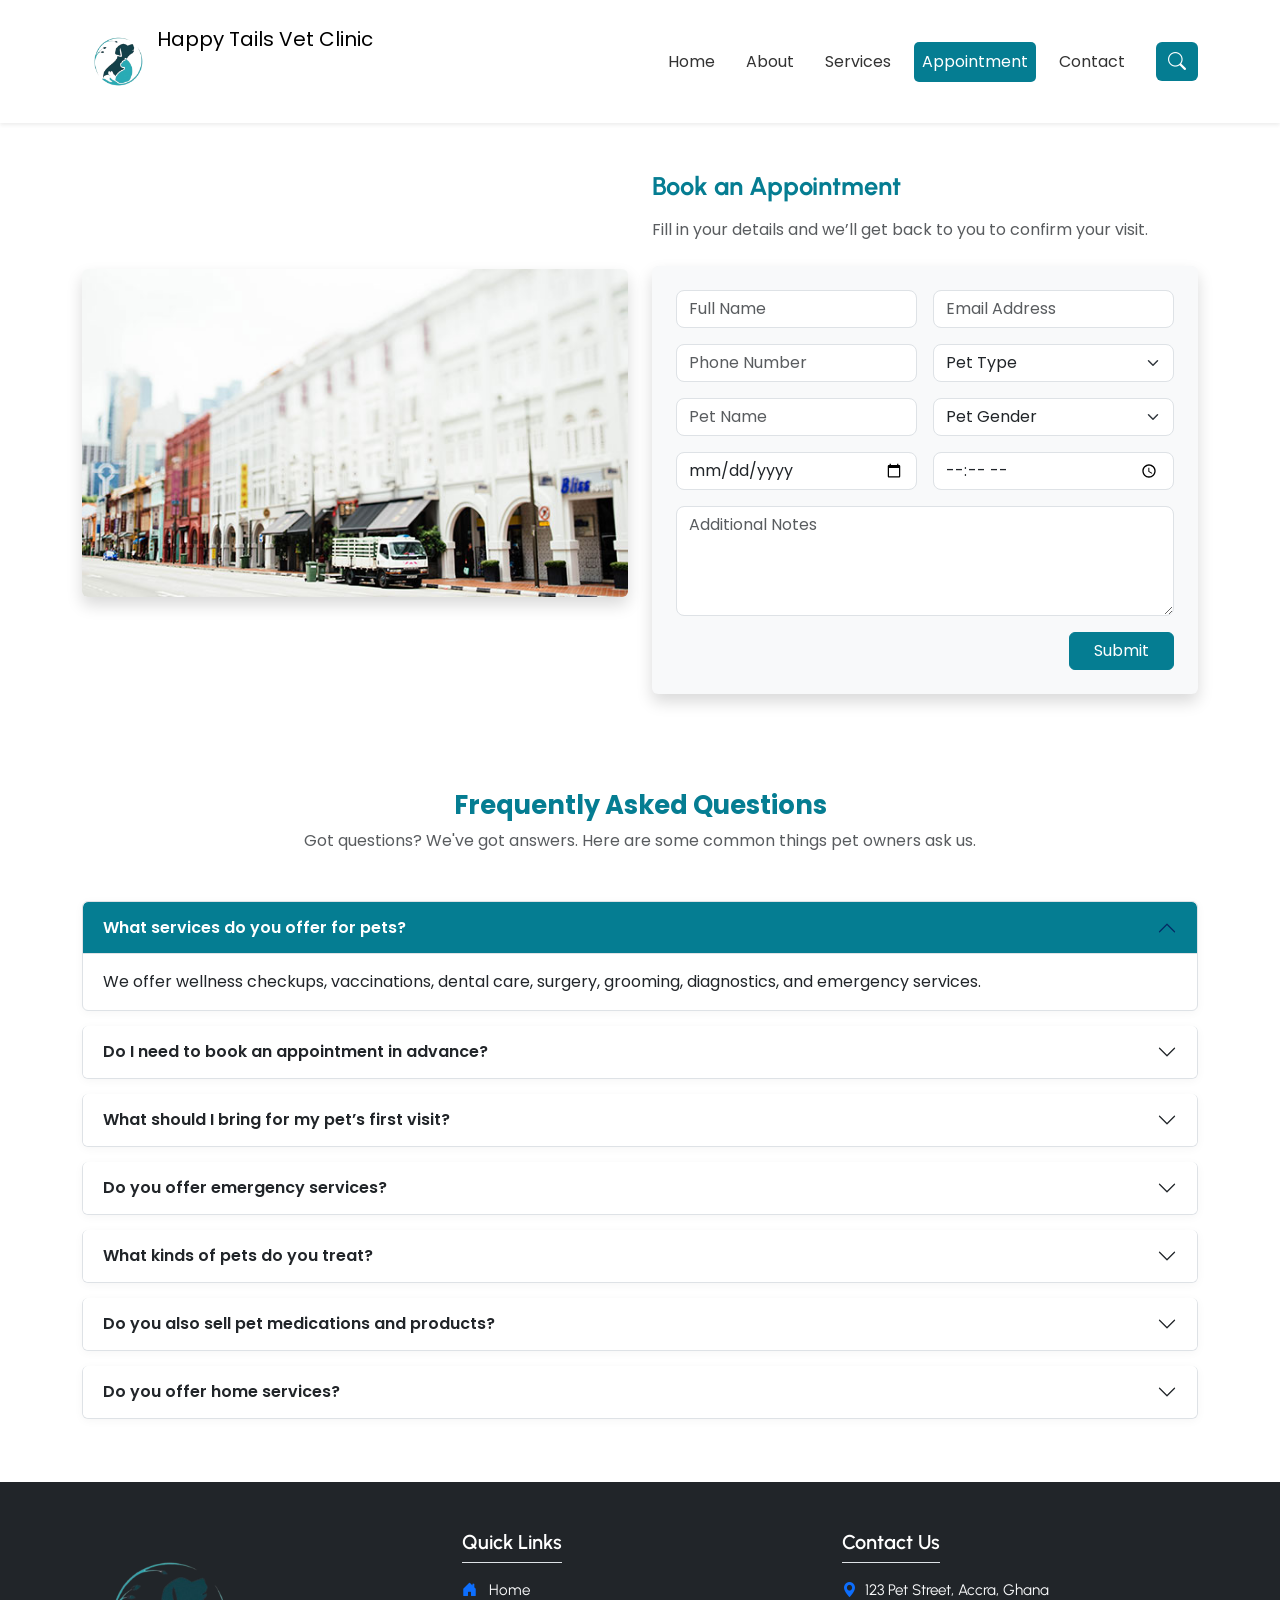
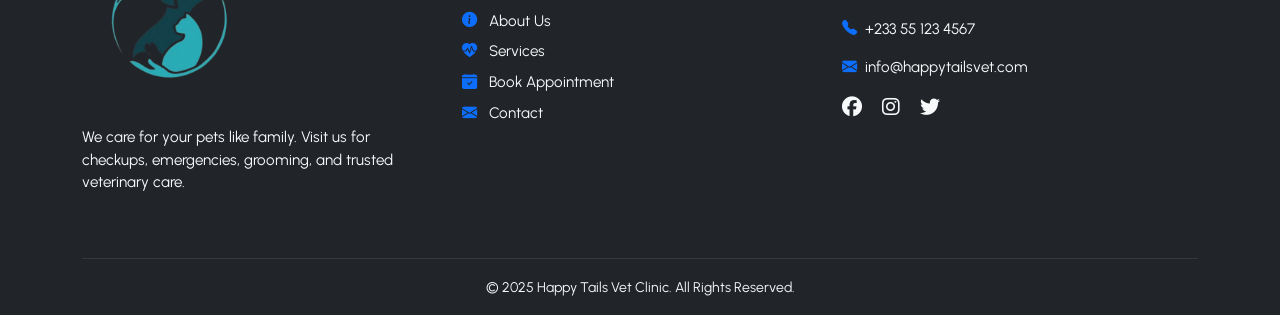
<file: vet website/appointment.html>
<!DOCTYPE html>
<html lang="en">
<head>
  <meta charset="UTF-8" />
  <meta name="viewport" content="width=device-width, initial-scale=1.0" />
  <title>Happy Tails Vet Clinic</title>
<!-- PNG version -->
<link rel="icon" type="image/png" href="images/logo.png" sizes="32x32">

<!-- SVG version -->
<link rel="icon" type="image/svg+xml" href="images/logo.png">
   <!-- Swiper CSS -->
<link rel="stylesheet" href="https://cdn.jsdelivr.net/npm/swiper@11/swiper-bundle.min.css" />

   <!-- In <head> -->
    <link rel="stylesheet" href="https://cdnjs.cloudflare.com/ajax/libs/OwlCarousel2/2.3.4/assets/owl.carousel.min.css" />
    <link rel="stylesheet" href="https://cdnjs.cloudflare.com/ajax/libs/OwlCarousel2/2.3.4/assets/owl.theme.default.min.css" />

<script src="https://cdn.jsdelivr.net/npm/swiper@11/swiper-bundle.min.js"></script>
  <!-- Bootstrap CSS -->
  <link rel="stylesheet" href="https://cdn.jsdelivr.net/npm/bootstrap@5.3.3/dist/css/bootstrap.min.css">
  
  <!-- Google Fonts: Poppins -->
  <link href="https://fonts.googleapis.com/css2?family=Poppins:wght@300;400;500&display=swap" rel="stylesheet">
  <link href="https://fonts.googleapis.com/css2?family=Urbanist:wght@300;400;600;700&display=swap" rel="stylesheet">
  <link rel="stylesheet" href="https://cdnjs.cloudflare.com/ajax/libs/font-awesome/6.4.0/css/all.min.css">
  <link href="https://fonts.googleapis.com/css2?family=Inter:wght@400;500;600;700&display=swap" rel="stylesheet">

  

  <!-- Bootstrap Icons -->
  <link href="https://cdn.jsdelivr.net/npm/bootstrap-icons@1.10.5/font/bootstrap-icons.css" rel="stylesheet">
  
  <!-- Custom CSS -->
  <link rel="stylesheet" href="css/style.css">
</head>
<body>

  <!-- Navigation Bar -->
  <!-- Navigation Bar -->
  <nav class="navbar navbar-expand-lg navbar-light bg-white shadow-sm sticky-top">
    <div class="container">
      <!-- Logo -->
    <a class="navbar-brand" href="index.html">
  <img src="images/logo.png" alt="Happy Tails Vet Clinic Logo">
  <span class="brand-text">Happy Tails Vet Clinic</span>
</a>

      <!-- Toggler -->
      <button class="navbar-toggler" type="button" data-bs-toggle="collapse" data-bs-target="#navbarNav">
        <span class="navbar-toggler-icon"></span>
      </button>

      <!-- Navbar Menu -->
      <div class="collapse navbar-collapse" id="navbarNav">
        <ul class="navbar-nav ms-auto align-items-lg-center">
          <li class="nav-item"><a class="nav-link" href="index.html">Home</a></li>
          <li class="nav-item"><a class="nav-link nowrap" href="">About</a></li>
          <li class="nav-item"><a class="nav-link" href="">Services</a></li>
          <li class="nav-item"><a class="nav-link" href="appointment.html">Appointment</a></li>
          <li class="nav-item"><a class="nav-link" href="contact.html">Contact</a></li>

          <!-- Search Icon Button -->
          <li class="nav-item">
            <button id="searchToggle" class="btn btn-primary ms-lg-2" title="Search">
              <i class="bi bi-search"></i>
            </button>
          </li>
        </ul>
      </div>
    </div>
  </nav>
  <!-- Hidden Search Bar with Send Button -->
  <div class="search-bar-container container mt-2 d-none" id="searchBar">
    <form class="input-group" onsubmit="event.preventDefault();">
      <input
        type="text"
        class="form-control"
        placeholder="Search for Vaccinations, Pet grooming, keywords..."
        aria-label="Search"
        id="faqSearch"
      />
      <button class="btn btn-primary" type="submit" title="Send Search">
        <i class="bi bi-send"></i>
      </button>
    </form>
    <div id="faqSearchMessage" class="mt-2 text-danger fw-semibold"></div>
  </div>

  <section id="appointment" class="py-5 bg-white">
    <div class="container">
      <div class="row g-4 align-items-center">
        <!-- Left Side Image -->
        <div class="col-lg-6">
          <img src="images/about_bg.jpg" alt="Vet with pet" class="img-fluid rounded shadow" />
        </div>
  
        <!-- Right Side Form -->
        <div class="col-lg-6">
          <h2 class="fw-bold mb-3">Book an Appointment</h2>
          <p class="text-muted mb-4">Fill in your details and we’ll get back to you to confirm your visit.</p>
  
          <form id="appointmentForm" class="p-4 bg-light shadow rounded">
            <div class="row g-3">
              <div class="col-md-6">
                <input type="text" class="form-control" placeholder="Full Name" required>
              </div>
              <div class="col-md-6">
                <input type="email" class="form-control" placeholder="Email Address" required>
              </div>
              <div class="col-md-6">
                <input type="tel" class="form-control" placeholder="Phone Number" required>
              </div>
              <div class="col-md-6">
                <select class="form-select" required>
                  <option selected disabled>Pet Type</option>
                  <option>Dog</option>
                  <option>Cat</option>
                  <option>Rabbit</option>
                  <option>Bird</option>
                  <option>Other</option>
                </select>
              </div>
              <div class="col-md-6">
                <input type="Petname" class="form-control" placeholder="Pet Name" required>
              </div>
              <div class="col-md-6">
                <select class="form-select" required>
                  <option selected disabled>Pet Gender</option>
                  <option>Male</option>
                  <option>Female</option>
          
                </select>
              </div>
              <div class="col-md-6">
                <input type="date" class="form-control" required>
              </div>
              <div class="col-md-6">
                <input type="time" class="form-control" required>
              </div>
              <div class="col-12">
                <textarea class="form-control" rows="4" placeholder="Additional Notes"></textarea>
              </div>
              <div class="col-12 text-end">
                <button type="submit" class="btn btn-primary px-4">Submit</button>
              </div>
            </div>
          </form>
        </div>
      </div>
    </div>
  </section>
  
<!--FAQs-->
<section id="faqs" class="py-5 bg-white">
  <div class="container">
    <div class="text-center mb-5">
      <h2 class="fw-bold">Frequently Asked Questions</h2>
      <p class="text-muted">Got questions? We've got answers. Here are some common things pet owners ask us.</p>
    </div>

    <div class="accordion" id="faqAccordion">
      <!-- FAQ 1 -->
      <div class="accordion-item">
        <h2 class="accordion-header" id="faqHeading1">
          <button class="accordion-button" type="button" data-bs-toggle="collapse" data-bs-target="#faqCollapse1" aria-expanded="true" aria-controls="faqCollapse1">
            What services do you offer for pets?
          </button>
        </h2>
        <div id="faqCollapse1" class="accordion-collapse collapse show" aria-labelledby="faqHeading1" data-bs-parent="#faqAccordion">
          <div class="accordion-body">
            We offer wellness checkups, vaccinations, dental care, surgery, grooming, diagnostics, and emergency services.
          </div>
        </div>
      </div>

      <!-- FAQ 2 -->
      <div class="accordion-item">
        <h2 class="accordion-header" id="faqHeading2">
          <button class="accordion-button collapsed" type="button" data-bs-toggle="collapse" data-bs-target="#faqCollapse2" aria-expanded="false" aria-controls="faqCollapse2">
            Do I need to book an appointment in advance?
          </button>
        </h2>
        <div id="faqCollapse2" class="accordion-collapse collapse" aria-labelledby="faqHeading2" data-bs-parent="#faqAccordion">
          <div class="accordion-body">
            While we accept walk-ins, we recommend booking an appointment in advance to ensure availability and reduce wait time.
          </div>
        </div>
      </div>

      <!-- FAQ 3 -->
      <div class="accordion-item">
        <h2 class="accordion-header" id="faqHeading3">
          <button class="accordion-button collapsed" type="button" data-bs-toggle="collapse" data-bs-target="#faqCollapse3" aria-expanded="false" aria-controls="faqCollapse3">
            What should I bring for my pet’s first visit?
          </button>
        </h2>
        <div id="faqCollapse3" class="accordion-collapse collapse" aria-labelledby="faqHeading3" data-bs-parent="#faqAccordion">
          <div class="accordion-body">
            Please bring any existing medical records, vaccination history, a list of symptoms or concerns, and any medications your pet is currently on.
          </div>
        </div>
      </div>

      <!-- FAQ 4 -->
      <div class="accordion-item">
        <h2 class="accordion-header" id="faqHeading4">
          <button class="accordion-button collapsed" type="button" data-bs-toggle="collapse" data-bs-target="#faqCollapse4" aria-expanded="false" aria-controls="faqCollapse4">
            Do you offer emergency services?
          </button>
        </h2>
        <div id="faqCollapse4" class="accordion-collapse collapse" aria-labelledby="faqHeading4" data-bs-parent="#faqAccordion">
          <div class="accordion-body">
            Yes, we offer 24/7 emergency care. For urgent issues, please call us immediately or bring your pet in directly.
          </div>
        </div>
      </div>

      <!-- FAQ 5 -->
      <div class="accordion-item">
        <h2 class="accordion-header" id="faqHeading5">
          <button class="accordion-button collapsed" type="button" data-bs-toggle="collapse" data-bs-target="#faqCollapse5" aria-expanded="false" aria-controls="faqCollapse5">
            What kinds of pets do you treat?
          </button>
        </h2>
        <div id="faqCollapse5" class="accordion-collapse collapse" aria-labelledby="faqHeading5" data-bs-parent="#faqAccordion">
          <div class="accordion-body">
            We provide care for dogs, cats, rabbits, guinea pigs, and other small domestic animals. If you have an exotic pet, please contact us in advance.
          </div>
        </div>
      </div>

      <!-- FAQ 6 -->
      <div class="accordion-item">
        <h2 class="accordion-header" id="faqHeading6">
          <button class="accordion-button collapsed" type="button" data-bs-toggle="collapse" data-bs-target="#faqCollapse6" aria-expanded="false" aria-controls="faqCollapse6">
            Do you also sell pet medications and products?
          </button>
        </h2>
        <div id="faqCollapse6" class="accordion-collapse collapse" aria-labelledby="faqHeading6" data-bs-parent="#faqAccordion">
          <div class="accordion-body">
            Yes! We have a well-stocked pharmacy and pet store with prescription medications, supplements, food, treats, grooming products, and accessories.
          </div>
        </div>
      </div>

      <!-- FAQ 7 -->
      <div class="accordion-item">
        <h2 class="accordion-header" id="faqHeading7">
          <button class="accordion-button collapsed" type="button" data-bs-toggle="collapse" data-bs-target="#faqCollapse7" aria-expanded="false" aria-controls="faqCollapse7">
            Do you offer home services?
          </button>
        </h2>
        <div id="faqCollapse7" class="accordion-collapse collapse" aria-labelledby="faqHeading7" data-bs-parent="#faqAccordion">
          <div class="accordion-body">
            Yes, we provide limited home services for vaccinations, wellness exams, and some treatments. Please call us to schedule and confirm availability in your area.
          </div>
        </div>
      </div>
    </div>
  </div>
</section>
<!--footer-->
<footer class="footer bg-dark text-light pt-5">
  <div class="container">
    <div class="row gy-4">
      <!-- Logo and About -->
      <div class="col-md-4">
        <a href="index.html">
          <img src="images/logo.png" alt="Happy Tails Vet Clinic Logo" class="img-fluid mb-3" style="max-width: 180px;">
        </a>
        <p>We care for your pets like family. Visit us for checkups, emergencies, grooming, and trusted veterinary care.</p>
      </div>

      <!-- Quick Links with Icons -->
      <div class="col-md-4">
        <h5 class="fw-semibold mb-3 border-bottom pb-2">Quick Links</h5>
        <ul class="list-unstyled">
          <li class="mb-2">
            <i class="bi bi-house-door-fill me-2 text-primary"></i>
            <a href="index.html" class="text-light text-decoration-none">Home</a>
          </li>
          <li class="mb-2">
            <i class="bi bi-info-circle-fill me-2 text-primary"></i>
            <a href="about.html" class="text-light text-decoration-none">About Us</a>
          </li>
          <li class="mb-2">
            <i class="bi bi-heart-pulse-fill me-2 text-primary"></i>
            <a href="services.html" class="text-light text-decoration-none">Services</a>
          </li>
          <li class="mb-2">
            <i class="bi bi-calendar-check-fill me-2 text-primary"></i>
            <a href="appointment.html" class="text-light text-decoration-none">Book Appointment</a>
          </li>
          <li class="mb-2">
            <i class="bi bi-envelope-fill me-2 text-primary"></i>
            <a href="contact.html" class="text-light text-decoration-none">Contact</a>
          </li>
        </ul>
      </div>

      <!-- Contact Info -->
      <div class="col-md-4">
        <h5 class="fw-semibold mb-3 border-bottom pb-2">Contact Us</h5>
        <p><i class="bi bi-geo-alt-fill me-2 text-primary"></i>123 Pet Street, Accra, Ghana</p>
        <p><i class="bi bi-telephone-fill me-2 text-primary"></i>+233 55 123 4567</p>
        <p><i class="bi bi-envelope-fill me-2 text-primary"></i>info@happytailsvet.com</p>
        <div class="social-icons mt-3">
          <a href="#" class="text-light me-3"><i class="fab fa-facebook fa-lg"></i></a>
          <a href="#" class="text-light me-3"><i class="fab fa-instagram fa-lg"></i></a>
          <a href="#" class="text-light"><i class="fab fa-twitter fa-lg"></i></a>
        </div>
      </div>
    </div>

    <hr class="border-secondary mt-5" />

    <!-- Bottom -->
    <div class="text-center pb-3">
      <small>&copy; 2025 Happy Tails Vet Clinic. All Rights Reserved.</small>
    </div>
  </div>
</footer>
  <!-- Bootstrap JS Bundle -->
  <script src="https://cdn.jsdelivr.net/npm/bootstrap@5.3.3/dist/js/bootstrap.bundle.min.js"></script>
  <!-- Swiper JS -->
<script src="https://cdn.jsdelivr.net/npm/swiper@11/swiper-bundle.min.js"></script>

    
    <!-- Before </body> -->
    <script src="https://cdnjs.cloudflare.com/ajax/libs/jquery/3.7.1/jquery.min.js"></script>
    <script src="https://cdnjs.cloudflare.com/ajax/libs/OwlCarousel2/2.3.4/owl.carousel.min.js"></script>
  
  <!-- Custom JS -->
  <script src="js/script.js"></script>
  </body>

  </html>
</file>
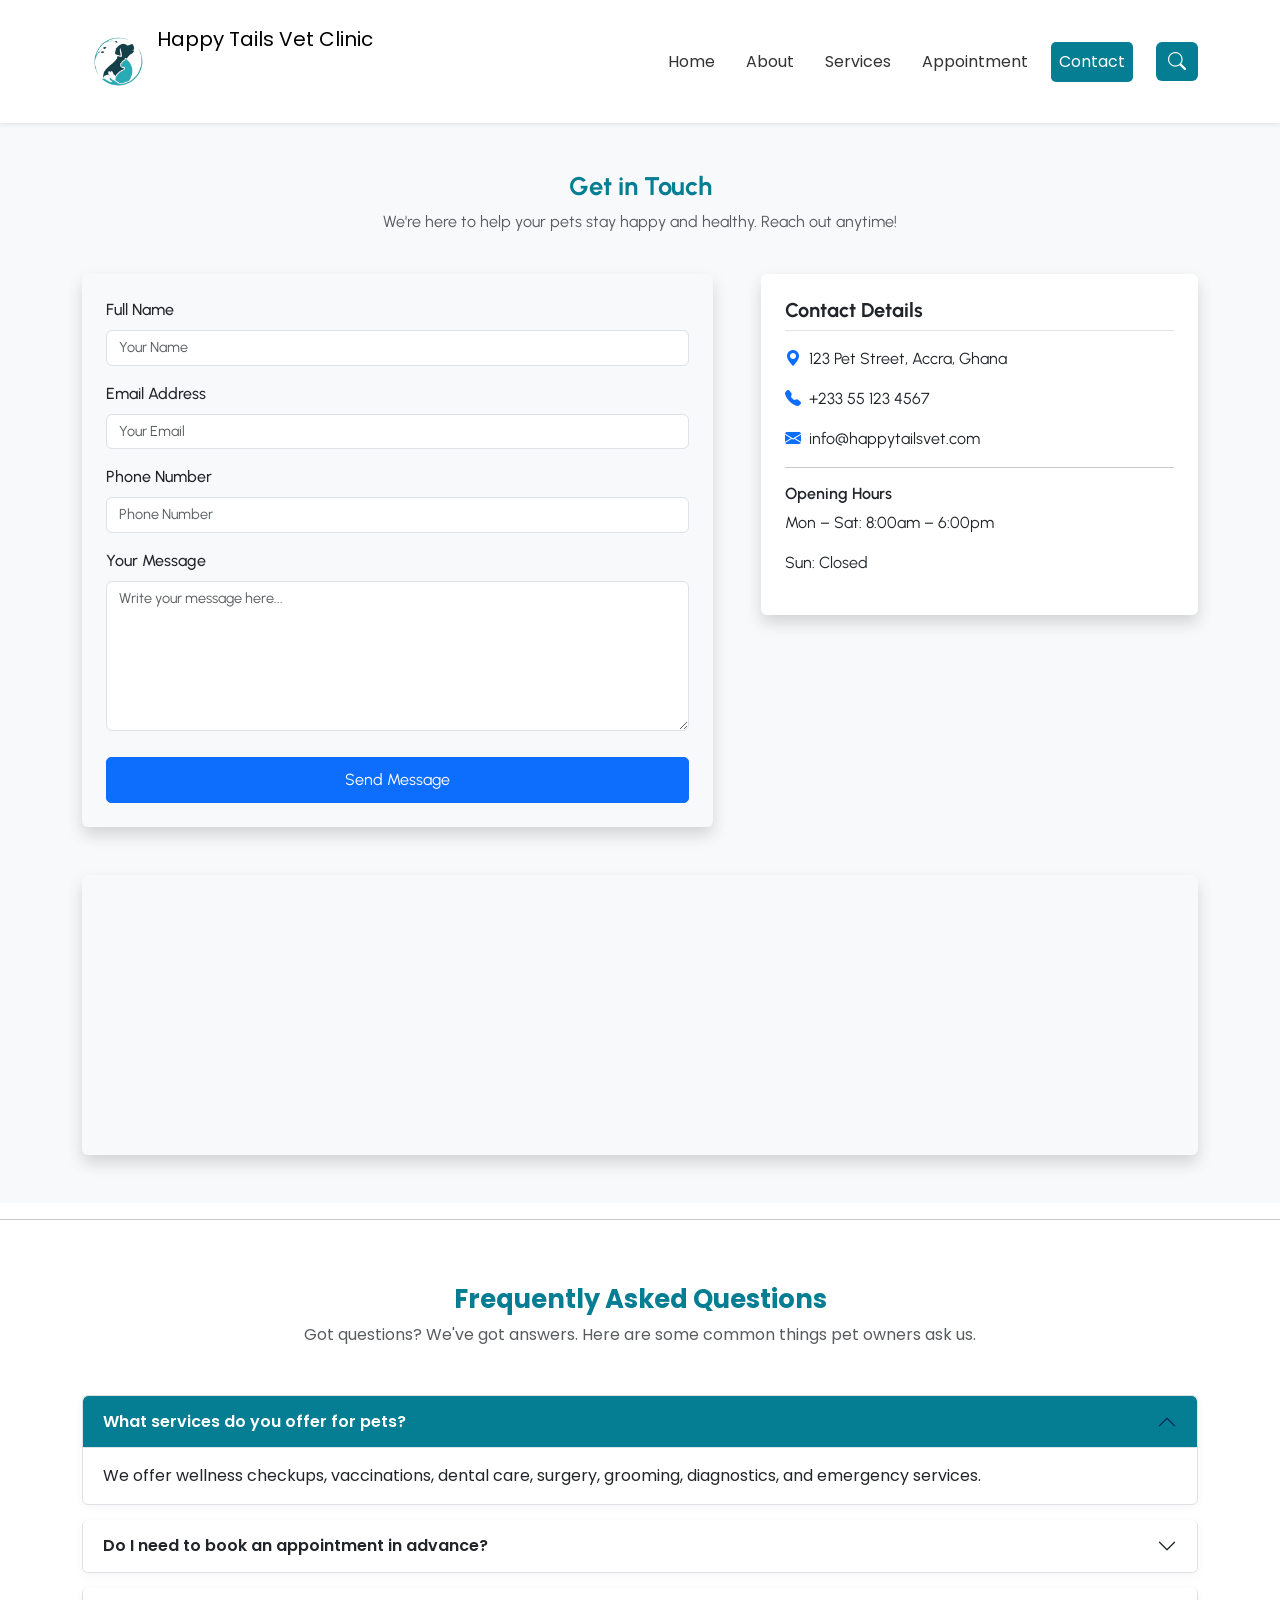
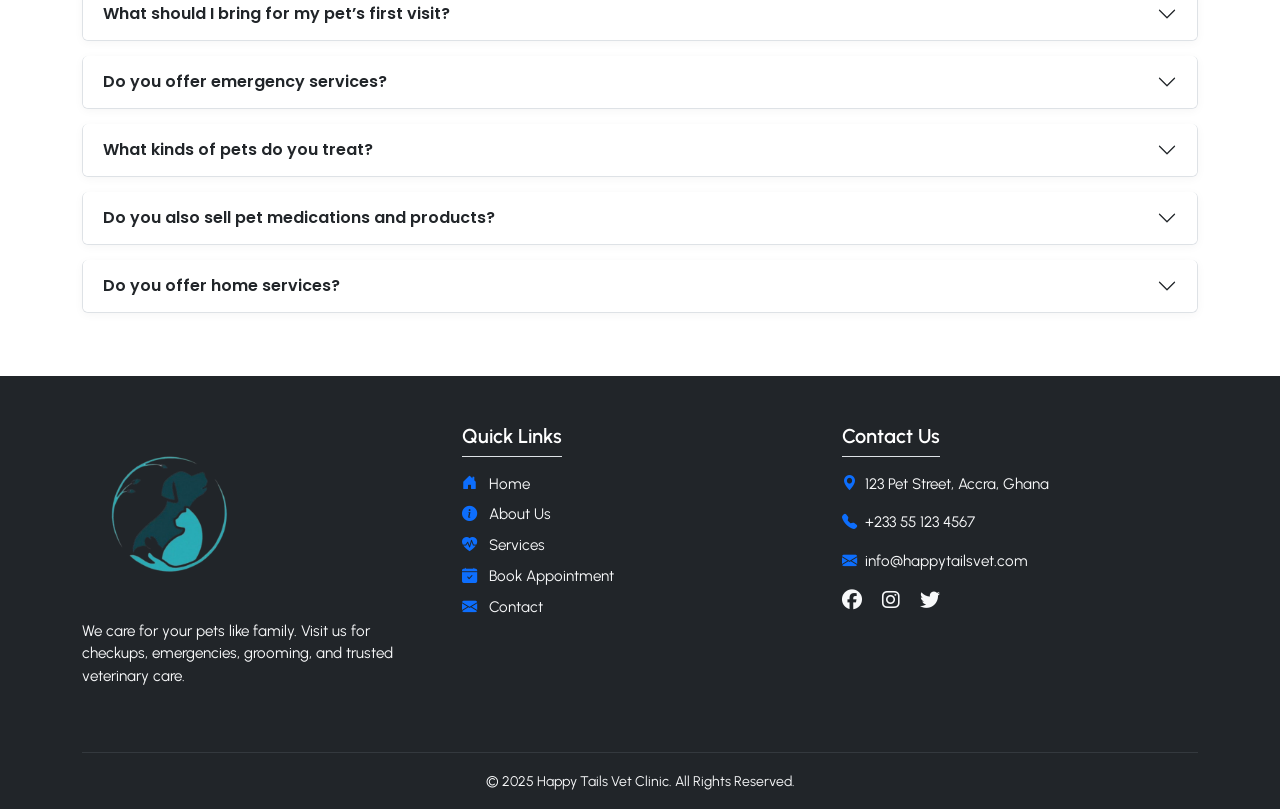
<file: vet website/contact.html>
<!DOCTYPE html>
<html lang="en">
<head>
  <meta charset="UTF-8" />
  <meta name="viewport" content="width=device-width, initial-scale=1.0" />
  <title>Happy Tails Vet Clinic</title>

   <!-- Swiper CSS -->
<link rel="stylesheet" href="https://cdn.jsdelivr.net/npm/swiper@11/swiper-bundle.min.css" />

   <!-- In <head> -->
    <link rel="stylesheet" href="https://cdnjs.cloudflare.com/ajax/libs/OwlCarousel2/2.3.4/assets/owl.carousel.min.css" />
    <link rel="stylesheet" href="https://cdnjs.cloudflare.com/ajax/libs/OwlCarousel2/2.3.4/assets/owl.theme.default.min.css" />

<script src="https://cdn.jsdelivr.net/npm/swiper@11/swiper-bundle.min.js"></script>
  <!-- Bootstrap CSS -->
  <link rel="stylesheet" href="https://cdn.jsdelivr.net/npm/bootstrap@5.3.3/dist/css/bootstrap.min.css">
  
  <!-- Google Fonts: Poppins -->
  <link href="https://fonts.googleapis.com/css2?family=Poppins:wght@300;400;500&display=swap" rel="stylesheet">
  <link href="https://fonts.googleapis.com/css2?family=Urbanist:wght@300;400;600;700&display=swap" rel="stylesheet">
  <link rel="stylesheet" href="https://cdnjs.cloudflare.com/ajax/libs/font-awesome/6.4.0/css/all.min.css">
  <link href="https://fonts.googleapis.com/css2?family=Inter:wght@400;500;600;700&display=swap" rel="stylesheet">

  <!-- PNG version -->
<link rel="icon" type="image/png" href="images/logo.png" sizes="32x32">

<!-- SVG version -->
<link rel="icon" type="image/svg+xml" href="images/logo.png">

  <!-- Bootstrap Icons -->
  <link href="https://cdn.jsdelivr.net/npm/bootstrap-icons@1.10.5/font/bootstrap-icons.css" rel="stylesheet">
  
  <!-- Custom CSS -->
  <link rel="stylesheet" href="css/style.css">
</head>
<body>

  <!-- Navigation Bar -->
  <!-- Navigation Bar -->
  <nav class="navbar navbar-expand-lg navbar-light bg-white shadow-sm sticky-top">
    <div class="container">
      <!-- Logo -->
      <a class="navbar-brand" href="index.html">
  <img src="images/logo.png" alt="Happy Tails Vet Clinic Logo">
  <span class="brand-text">Happy Tails Vet Clinic</span>
</a>

      <!-- Toggler -->
      <button class="navbar-toggler" type="button" data-bs-toggle="collapse" data-bs-target="#navbarNav">
        <span class="navbar-toggler-icon"></span>
      </button>

      <!-- Navbar Menu -->
      <div class="collapse navbar-collapse" id="navbarNav">
        <ul class="navbar-nav ms-auto align-items-lg-center">
          <li class="nav-item"><a class="nav-link" href="index.html">Home</a></li>
          <li class="nav-item"><a class="nav-link nowrap" href="">About</a></li>
          <li class="nav-item"><a class="nav-link" href="">Services</a></li>
          <li class="nav-item"><a class="nav-link" href="appointment.html">Appointment</a></li>
          <li class="nav-item"><a class="nav-link" href="contact.html">Contact</a></li>

          <!-- Search Icon Button -->
          <li class="nav-item">
            <button id="searchToggle" class="btn btn-primary ms-lg-2" title="Search">
              <i class="bi bi-search"></i>
            </button>
          </li>
        </ul>
      </div>
    </div>
  </nav>
  <!-- Hidden Search Bar with Send Button -->
  <div class="search-bar-container container mt-2 d-none" id="searchBar">
    <form class="input-group" onsubmit="event.preventDefault();">
      <input
        type="text"
        class="form-control"
        placeholder="Search for Vaccinations, Pet grooming, keywords..."
        aria-label="Search"
        id="faqSearch"
      />
      <button class="btn btn-primary" type="submit" title="Send Search">
        <i class="bi bi-send"></i>
      </button>
    </form>
    <div id="faqSearchMessage" class="mt-2 text-danger fw-semibold"></div>
  </div>

  <section class="contact-section py-5">
    <div class="container">
      <div class="row mb-4 text-center">
        <div class="col">
          <h2 class="fw-bold">Get in Touch</h2>
          <p class="text-muted">We're here to help your pets stay happy and healthy. Reach out anytime!</p>
        </div>
      </div>
  
      <div class="row g-5">
        <!-- Contact Form -->
        <div class="col-md-7">
          <form class="bg-light p-4 shadow rounded">
            <div class="mb-3">
              <label for="name" class="form-label">Full Name</label>
              <input type="text" class="form-control" id="name" placeholder="Your Name" required>
            </div>
            <div class="mb-3">
              <label for="email" class="form-label">Email Address</label>
              <input type="email" class="form-control" id="email" placeholder="Your Email" required>
            </div>
            <div class="mb-3">
              <label for="phone" class="form-label">Phone Number</label>
              <input type="tel" class="form-control" id="phone" placeholder="Phone Number" required>
            </div>
            <div class="mb-3">
              <label for="message" class="form-label">Your Message</label>
              <textarea class="form-control" id="message" rows="5" placeholder="Write your message here..." required></textarea>
            </div>
            <div class="text-end">
              <button type="submit" class="btn btn-primary px-4">Send Message</button>
            </div>
          </form>
        </div>
  
        <!-- Contact Info -->
        <div class="col-md-5">
          <div class="bg-white shadow p-4 rounded">
            <h5 class="fw-bold mb-3 border-bottom pb-2">Contact Details</h5>
            <p><i class="bi bi-geo-alt-fill text-primary me-2"></i>123 Pet Street, Accra, Ghana</p>
            <p><i class="bi bi-telephone-fill text-primary me-2"></i>+233 55 123 4567</p>
            <p><i class="bi bi-envelope-fill text-primary me-2"></i>info@happytailsvet.com</p>
            <hr>
            <h6 class="fw-semibold">Opening Hours</h6>
            <p>Mon – Sat: 8:00am – 6:00pm</p>
            <p>Sun: Closed</p>
          </div>
        </div>
      </div>
  
      <!-- Google Map Embed -->
      <div class="row mt-5">
        <div class="col">
          <div class="map-responsive shadow rounded overflow-hidden">
            <iframe 
              src="https://www.google.com/maps?q=Accra,+Ghana&output=embed"
              width="100%" height="350" style="border:0;" allowfullscreen="" loading="lazy">
            </iframe>
          </div>
        </div>
      </div>
    </div>
  </section>
  





<!-- Dotted Divider -->
<hr class="dotted-divider">

<!--FAQs-->
<section id="faqs" class="py-5 bg-white">
  <div class="container">
    <div class="text-center mb-5">
      <h2 class="fw-bold">Frequently Asked Questions</h2>
      <p class="text-muted">Got questions? We've got answers. Here are some common things pet owners ask us.</p>
    </div>

    <div class="accordion" id="faqAccordion">
      <!-- FAQ 1 -->
      <div class="accordion-item">
        <h2 class="accordion-header" id="faqHeading1">
          <button class="accordion-button" type="button" data-bs-toggle="collapse" data-bs-target="#faqCollapse1" aria-expanded="true" aria-controls="faqCollapse1">
            What services do you offer for pets?
          </button>
        </h2>
        <div id="faqCollapse1" class="accordion-collapse collapse show" aria-labelledby="faqHeading1" data-bs-parent="#faqAccordion">
          <div class="accordion-body">
            We offer wellness checkups, vaccinations, dental care, surgery, grooming, diagnostics, and emergency services.
          </div>
        </div>
      </div>

      <!-- FAQ 2 -->
      <div class="accordion-item">
        <h2 class="accordion-header" id="faqHeading2">
          <button class="accordion-button collapsed" type="button" data-bs-toggle="collapse" data-bs-target="#faqCollapse2" aria-expanded="false" aria-controls="faqCollapse2">
            Do I need to book an appointment in advance?
          </button>
        </h2>
        <div id="faqCollapse2" class="accordion-collapse collapse" aria-labelledby="faqHeading2" data-bs-parent="#faqAccordion">
          <div class="accordion-body">
            While we accept walk-ins, we recommend booking an appointment in advance to ensure availability and reduce wait time.
          </div>
        </div>
      </div>

      <!-- FAQ 3 -->
      <div class="accordion-item">
        <h2 class="accordion-header" id="faqHeading3">
          <button class="accordion-button collapsed" type="button" data-bs-toggle="collapse" data-bs-target="#faqCollapse3" aria-expanded="false" aria-controls="faqCollapse3">
            What should I bring for my pet’s first visit?
          </button>
        </h2>
        <div id="faqCollapse3" class="accordion-collapse collapse" aria-labelledby="faqHeading3" data-bs-parent="#faqAccordion">
          <div class="accordion-body">
            Please bring any existing medical records, vaccination history, a list of symptoms or concerns, and any medications your pet is currently on.
          </div>
        </div>
      </div>

      <!-- FAQ 4 -->
      <div class="accordion-item">
        <h2 class="accordion-header" id="faqHeading4">
          <button class="accordion-button collapsed" type="button" data-bs-toggle="collapse" data-bs-target="#faqCollapse4" aria-expanded="false" aria-controls="faqCollapse4">
            Do you offer emergency services?
          </button>
        </h2>
        <div id="faqCollapse4" class="accordion-collapse collapse" aria-labelledby="faqHeading4" data-bs-parent="#faqAccordion">
          <div class="accordion-body">
            Yes, we offer 24/7 emergency care. For urgent issues, please call us immediately or bring your pet in directly.
          </div>
        </div>
      </div>

      <!-- FAQ 5 -->
      <div class="accordion-item">
        <h2 class="accordion-header" id="faqHeading5">
          <button class="accordion-button collapsed" type="button" data-bs-toggle="collapse" data-bs-target="#faqCollapse5" aria-expanded="false" aria-controls="faqCollapse5">
            What kinds of pets do you treat?
          </button>
        </h2>
        <div id="faqCollapse5" class="accordion-collapse collapse" aria-labelledby="faqHeading5" data-bs-parent="#faqAccordion">
          <div class="accordion-body">
            We provide care for dogs, cats, rabbits, guinea pigs, and other small domestic animals. If you have an exotic pet, please contact us in advance.
          </div>
        </div>
      </div>

      <!-- FAQ 6 -->
      <div class="accordion-item">
        <h2 class="accordion-header" id="faqHeading6">
          <button class="accordion-button collapsed" type="button" data-bs-toggle="collapse" data-bs-target="#faqCollapse6" aria-expanded="false" aria-controls="faqCollapse6">
            Do you also sell pet medications and products?
          </button>
        </h2>
        <div id="faqCollapse6" class="accordion-collapse collapse" aria-labelledby="faqHeading6" data-bs-parent="#faqAccordion">
          <div class="accordion-body">
            Yes! We have a well-stocked pharmacy and pet store with prescription medications, supplements, food, treats, grooming products, and accessories.
          </div>
        </div>
      </div>

      <!-- FAQ 7 -->
      <div class="accordion-item">
        <h2 class="accordion-header" id="faqHeading7">
          <button class="accordion-button collapsed" type="button" data-bs-toggle="collapse" data-bs-target="#faqCollapse7" aria-expanded="false" aria-controls="faqCollapse7">
            Do you offer home services?
          </button>
        </h2>
        <div id="faqCollapse7" class="accordion-collapse collapse" aria-labelledby="faqHeading7" data-bs-parent="#faqAccordion">
          <div class="accordion-body">
            Yes, we provide limited home services for vaccinations, wellness exams, and some treatments. Please call us to schedule and confirm availability in your area.
          </div>
        </div>
      </div>
    </div>
  </div>
</section>

<!--footer-->
<footer class="footer bg-dark text-light pt-5">
  <div class="container">
    <div class="row gy-4">
      <!-- Logo and About -->
      <div class="col-md-4">
        <a href="index.html">
          <img src="images/logo.png" alt="Happy Tails Vet Clinic Logo" class="img-fluid mb-3" style="max-width: 180px;">
        </a>
        <p>We care for your pets like family. Visit us for checkups, emergencies, grooming, and trusted veterinary care.</p>
      </div>

      <!-- Quick Links with Icons -->
      <div class="col-md-4">
        <h5 class="fw-semibold mb-3 border-bottom pb-2">Quick Links</h5>
        <ul class="list-unstyled">
          <li class="mb-2">
            <i class="bi bi-house-door-fill me-2 text-primary"></i>
            <a href="index.html" class="text-light text-decoration-none">Home</a>
          </li>
          <li class="mb-2">
            <i class="bi bi-info-circle-fill me-2 text-primary"></i>
            <a href="about.html" class="text-light text-decoration-none">About Us</a>
          </li>
          <li class="mb-2">
            <i class="bi bi-heart-pulse-fill me-2 text-primary"></i>
            <a href="services.html" class="text-light text-decoration-none">Services</a>
          </li>
          <li class="mb-2">
            <i class="bi bi-calendar-check-fill me-2 text-primary"></i>
            <a href="appointment.html" class="text-light text-decoration-none">Book Appointment</a>
          </li>
          <li class="mb-2">
            <i class="bi bi-envelope-fill me-2 text-primary"></i>
            <a href="contact.html" class="text-light text-decoration-none">Contact</a>
          </li>
        </ul>
      </div>

      <!-- Contact Info -->
      <div class="col-md-4">
        <h5 class="fw-semibold mb-3 border-bottom pb-2">Contact Us</h5>
        <p><i class="bi bi-geo-alt-fill me-2 text-primary"></i>123 Pet Street, Accra, Ghana</p>
        <p><i class="bi bi-telephone-fill me-2 text-primary"></i>+233 55 123 4567</p>
        <p><i class="bi bi-envelope-fill me-2 text-primary"></i>info@happytailsvet.com</p>
        <div class="social-icons mt-3">
          <a href="#" class="text-light me-3"><i class="fab fa-facebook fa-lg"></i></a>
          <a href="#" class="text-light me-3"><i class="fab fa-instagram fa-lg"></i></a>
          <a href="#" class="text-light"><i class="fab fa-twitter fa-lg"></i></a>
        </div>
      </div>
    </div>

    <hr class="border-secondary mt-5" />

    <!-- Bottom -->
    <div class="text-center pb-3">
      <small>&copy; 2025 Happy Tails Vet Clinic. All Rights Reserved.</small>
    </div>
  </div>
</footer>









  <!-- Bootstrap JS Bundle -->
  <script src="https://cdn.jsdelivr.net/npm/bootstrap@5.3.3/dist/js/bootstrap.bundle.min.js"></script>
  <!-- Swiper JS -->
<script src="https://cdn.jsdelivr.net/npm/swiper@11/swiper-bundle.min.js"></script>

    
    <!-- Before </body> -->
    <script src="https://cdnjs.cloudflare.com/ajax/libs/jquery/3.7.1/jquery.min.js"></script>
    <script src="https://cdnjs.cloudflare.com/ajax/libs/OwlCarousel2/2.3.4/owl.carousel.min.js"></script>
  
  <!-- Custom JS -->
  <script src="js/script.js"></script>
</body>
</html>
</file>
<file: steward_properties/css/style.css>
/* ========== GLOBAL FONTS ========== */
body {
  font-family: 'Poppins', sans-serif;
}

/* ========== NAVBAR ========== */
.navbar {
  padding-top: 1.2rem;
  padding-bottom: 1.2rem;
}
.navbar-brand img {
  height: 55px;
  object-fit: contain;
}
.navbar-brand{
 display:flex;
}
.navbar-brand h4 {
  color: #0d6efd;
}
.navbar-nav .nav-link {
  font-weight: 400;
  margin-right: 15px;
  color: #333;
  white-space: nowrap;
  font-size: 16px;
  transition: background-color 0.3s, color 0.3s;
}
.navbar-nav .nav-link:hover {
  color: white;
  background-color: #0d6efd;
  border-radius: 5px;
}
.navbar-nav .nav-link.active {
  background-color: #0d6efd;
  color: white !important;
  border-radius: 5px;
}
#searchToggle {
  border-radius: 6px;
  padding: 6px 12px;
  font-size: 16px;
  color: #fff;
  background-color: #0d6efd;
  border: none;
  display: flex;
  align-items: center;
  justify-content: center;
}
#searchToggle:hover {
  background-color: #084298;
  color: #fff;
}
#searchToggle i {
  font-size: 18px;
}
.search-bar-container {
  transition: all 0.3s ease;
  position: fixed;
  z-index: 100;
}
.nowrap {
  white-space: nowrap;
}
.navbar-toggler {
  background-color: #0d6efd;
  border: none;
  padding: 6px 10px;
  border-radius: 5px;
}
.navbar-toggler-icon {
  background-image: url("data:image/svg+xml,%3csvg xmlns='http://www.w3.org/2000/svg' fill='%23ffffff' viewBox='0 0 30 30'%3e%3cpath stroke='rgba%28255, 255, 255, 1%29' stroke-linecap='round' stroke-miterlimit='10' stroke-width='2' d='M4 7h22M4 15h22M4 23h22'/%3e%3c/svg%3e");
}

/* ========== HERO SLIDESHOW ========== */
.hero-slider {
  position: relative;
  height: 620px;
  overflow: hidden;
  font-family: 'Urbanist', sans-serif;
}
.slide {
  position: absolute;
  top: 0;
  left: 0;
  width: 100%;
  height: 100%;
  background-size: cover;
  background-position: center;
  opacity: 0;
  transition: opacity 2s ease-in-out;
  z-index: 1;
}
.slide::before {
  content: "";
  position: absolute;
  top: 0;
  left: 0;
  height: 100%;
  width: 100%;
  background: rgba(0, 0, 0, 0.5);
  z-index: 2;
}
.slide.active {
  opacity: 1;
  z-index: 3;
}
.hero-content {
  position: absolute;
  top: 20%;
  left: 5%;
  transform: translateY(-40%);
  color: white;
  z-index: 4;
  max-width: 1000px;
  text-align: left;
  padding-right: 20px;
  animation: fadeInUp 2s ease forwards;
  opacity: 0;
}
@media (max-width: 768px) {
  .hero-content {
    top: 2%;
    transform: translateY(-40%);
  }
}
@keyframes fadeInUp {
  0% { opacity: 0; transform: translateY(20px); }
  100% { opacity: 1; transform: translateY(0); }
}
.hero-heading {
  font-size: 2.8rem;
  font-weight: 700;
  line-height: 1.4;
  margin-bottom: 1rem;
}
.hero-subtext {
  font-size: 1.1rem;
  font-weight: 500;
  line-height: 1.6;
  margin-bottom: 2rem;
}
.hero-cta .btn {
  padding: 10px 20px;
  font-size: 1rem;
  border-radius: 5px;
  margin-right: 10px;
}
.hero-cta .btn-outline-light {
  background-color: black;
  color: white;
  border: 2px solid #0d6efd;
}
.hero-cta .btn-outline-light:hover {
  background-color: #0d6efd;
  color: white;
  border-color: #0d6efd;
}

/* ========== SCROLL TO TOP ========== */
#scrollTopBtn {
  position: fixed;
  bottom: 30px;
  right: 30px;
  z-index: 999;
  background-color: #0d6efd;
  color: white;
  border: none;
  padding: 12px 15px;
  border-radius: 50%;
  font-size: 20px;
  cursor: pointer;
  display: none;
  box-shadow: 0 4px 10px rgba(0, 0, 0, 0.2);
  transition: opacity 0.3s ease-in-out;
}
#scrollTopBtn:hover {
  background-color: #084298;
}

/* ========== CARD SWIPER ========== */
.card-slider-section {
  background-color: #f8f9fa;
  font-family: 'Urbanist', sans-serif;
}
.info-card {
  background: white;
  padding: 30px 20px;
  border-radius: 16px;
  box-shadow: 0 4px 20px rgba(0, 0, 0, 0.05);
  height: 420px;
  display: flex;
  flex-direction: column;
  align-items: center;
  justify-content: flex-start;
  transition: transform 0.3s ease, border-bottom 0.3s ease;
  text-align: center;
}
.info-card:hover {
  transform: translateY(-6px);
  border-bottom: 4px solid #0d6efd;
}
.icon i {
  font-size: 2.5rem;
  color: #0d6efd;
  margin-bottom: 15px;
}
.info-card h5 {
  font-size: 1.3rem;
  font-weight: 500;
  margin-bottom: 10px;
  color: #333;
}
.info-card p {
  font-size: 0.95rem;
  color: #555;
  line-height: 1.6;
  max-width: 90%;
  margin: 0 auto;
}

/* ========== ABOUT SECTION ========== */
.about-image.border-blue {
  border: 5px solid #0d6efd;
  border-radius: 10px;
}
.about-text-content {
  font-family: 'Urbanist', sans-serif;
  max-width: 95%;
}
.about-subtitle {
  font-size: 0.95rem;
  letter-spacing: 1px;
  color: #a8aaac;
  font-weight: 700;
  text-transform: uppercase;
  margin-bottom: 10px;
}
.about-title {
  font-size: 2rem;
  font-weight: 600;
  margin-bottom: 1rem;
  color: #222;
}
.about-text {
  font-size: 1rem;
  line-height: 1.8;
  color: #555;
  margin-bottom: 1.5rem;
}
.custom-readmore {
  background-color: #0d6efd;
  color: white;
  padding: 10px 25px;
  font-size: 1rem;
  border-radius: 5px;
  transition: all 0.3s ease;
  display: inline-block;
}
.custom-readmore:hover {
  background-color: #000;
  color: rgb(250, 250, 250);
  padding: 10px 35px;
}

/* Testimonials: No image style */
/* Main testimonial section container */
#testimonials {
  min-height: 10vh;
  display: flex;
  align-items: center;
  justify-content: center;
  padding: 40px 15px;
  background-color: rgba(252, 252, 252, 0.412); /* Optional background */
  width: 1200px;
  margin-left: 80px;
  font-family: 'Urbanist', sans-serif;
}


/* Wrapper for testimonials and arrows */
.testimonial-wrapper {
  display: flex;
  align-items: center;
  justify-content: center;
  gap: 1.5rem;
  width: 100%;
  max-width: 1150px;
}

/* Single testimonial card */
.testimonial {
  background: #ffffff;
  border-radius: 12px;
  padding: 25px 20px;
  box-shadow: 0 4px 20px rgba(0, 0, 0, 0.08);
  text-align: center;
  height: auto;
  min-height: 270px;
  display: flex;
  flex-direction: column;
  justify-content: space-between;
  flex: 1 0 auto;
 
}

/* Title with quote icons */
.testimonial .desc h3 {
  color: #0d6efd;
  font-size: 1.1rem;
  font-weight: 600;
  margin-bottom: 10px;
}

/* Italic paragraph text */
.testimonial .desc p {
  font-style: italic;
  font-size: 0.95rem;
  color: #444;
  margin-bottom: 0;
  margin-top: 10px;
}

/* Client info */
.testi-meta h4 {
  font-size: 0.95rem;
  color: #222;
  margin-top: 20px;
  line-height: 1.3;
}
.testi-meta small {
  display: block;
  font-size: 0.75rem;
  color: #666;
}

/* Custom arrow button container (if needed elsewhere) */
.testimonial-nav-arrows {
  position: relative;
  margin-top: 20px;
  padding: 0 15px;
}

/* Custom navigation arrows */
.arrow-btn {
  background-color: white;
  border: 2px solid #0d6efd;
  border-radius: 50%;
  width: 40px;
  height: 40px;
  display: flex;
  align-items: center;
  justify-content: center;
  color: #0d6efd;
  font-size: 20px;
  cursor: pointer;
  transition: all 0.3s ease;
  box-shadow: 0 4px 10px rgba(0,0,0,0.1);
}

.arrow-btn:hover {
  background-color: #0d6efd;
  color: white;
}
/* Wrapper remains horizontal across all screen sizes */
.testimonial-wrapper {
  display: flex;
  align-items: center;
  justify-content: center;
  gap: 1.5rem;
  width: 100%;
  max-width: 1150px;
}

/* Arrow button: consistent size, always left/right */
.arrow-btn {
  background-color: white;
  border: 2px solid #0d6efd;
  border-radius: 50%;
  width: 40px;
  height: 40px;
  display: flex;
  align-items: center;
  justify-content: center;
  color: #0d6efd;
  font-size: 20px;
  cursor: pointer;
  transition: all 0.3s ease;
  box-shadow: 0 4px 10px rgba(0,0,0,0.1);
  flex-shrink: 0; /* prevents shrinking in narrow layouts */
}

/* Responsive fixes */
@media (max-width: 768px) {
  #testimonials {
    padding: 30px 15px;
    margin-left: 0;
    width: 100%;
  }

  .arrow-btn {
    width: 36px;
    height: 36px;
    font-size: 18px;
  }

  .testi-carousel {
    flex: 1;
    min-width: 0; /* allow shrinking if needed */
  }

  .testimonial-wrapper {
    gap: 1rem;
  }
}

@media (max-width: 480px) {
  .arrow-btn {
    width: 32px;
    height: 32px;
    font-size: 16px;
  }
}


/* ===== Responsive, Clean Footer Layout ===== */

.site-footer {
  background-color: #0b0c0d;
  color: #ccc;
  font-family: 'Poppins', sans-serif;
  padding-top: 40px;
}

.footer-top {
  border-bottom: 1px solid #222;
  padding-bottom: 40px;
}

.footer-logo {
  max-width: 160px;
}

.footer-text {
  font-size: 0.95rem;
  line-height: 1.7;
  color: #aaa;
  margin-top: 15px;
}

/* Headings */
.footer-heading {
  color: #fff;
  font-size: 1.1rem;
  font-weight: 600;
  margin-bottom: 1rem;
  position: relative;
}

.footer-heading::after {
  content: '';
  position: absolute;
  bottom: -6px;
  left: 0;
  width: 40px;
  height: 2px;
  background-color: #0d6efd;
}

/* Links */
.footer-links li {
  margin-bottom: 0.5rem;
}

.footer-links li a {
  color: #ccc;
  text-decoration: none;
  font-size: 0.95rem;
  transition: color 0.3s ease;
}

.footer-links li a:hover {
  color: #0d6efd;
}

/* Contact Info */
.footer-contact li {
  margin-bottom: 0.6rem;
  font-size: 0.95rem;
  display: flex;
  align-items: center;
}

.footer-contact i {
  color: #ffffff;
  margin-right: 10px;
  font-size: 1rem;
}

/* Social Icons */
.footer-social {
  display: flex;
  gap: 10px;
  margin-top: 15px;
}

.social-link {
  display: flex;
  align-items: center;
  justify-content: center;
  width: 36px;
  height: 36px;
  background-color: #1c1c1c;
  border-radius: 50%;
  color: #ccc;
  font-size: 0.9rem;
  transition: background-color 0.3s, color 0.3s;
}

.social-link:hover {
  background-color: #0d6efd;
  color: #fff;
}

/* Bottom Footer */
.footer-bottom {
  background-color: #090a0b;
  color: #666;
  font-size: 0.85rem;
  padding: 15px 0;
  margin-top: 10px;
}

/*======ABOUT US PAGE====*/
.about-hero {
  background-size: cover;
  background-position: center;
  background-repeat: no-repeat;
  height: 60vh;
  position: relative;
}

.about-hero h1 {
  margin-top: 100px;
  text-shadow: 1px 1px 3px rgba(0,0,0,0.4);
}

@media (max-width: 768px) {
  .about-hero {
    height: 40vh;
  }

  .about-hero h1 {
    font-size: 2rem;
    margin-top: 60px;
  }
}
.why-choose-us {
  background-color: #f9f9f9;
}
.why-choose-us h2 {
color: #0d6efd;
}

.why-choose-us .section-title {
  font-size: 2rem;
  font-weight: 700;
  margin-bottom: 10px;
}

.why-choose-us .section-subtitle {
  color: #666;
  font-size: 1rem;
  max-width: 600px;
  margin: 0 auto;
}

.info-box {
  background: #fff;
  border-left: 4px solid #0d6efd;
  border-radius: 6px;
  transition: all 0.3s ease;
}

.info-box:hover {
  transform: translateY(-5px);
}

/*=====SERVICES PAGE===*/
.services-section {
  background-color: #084298;
  
}
.services h5{
  color:#084298;
}
.service-title {
  color: #003366; /* example custom color */
}
.section-title {
  font-weight: 700;
  font-size: 2rem;
  color: white /* example custom color */
  }

  


.section-subtitle {
  color: white;
  max-width: 600px;
  margin: 0 auto;
  font-size: 1rem;
}

.service-card {
  border-radius: 8px;
  transition: all 0.3s ease;
  background-color: #fff;
}

.service-card:hover {
  transform: translateY(-6px);
  box-shadow: 0 8px 20px rgba(0, 0, 0, 0.05);
}

.service-icon i {
  color: inherit;
}


.testimonial-card h5 {
  font-weight: 600;
  margin-bottom: 1rem;
}

.testimonial-card p {
  font-style: italic;
  margin-bottom: 1rem;
}

.client img {
  object-fit: cover;
  border: 2px solid #0d6efd;
}
/*====PROPERTY PAGE====*/
.property-hero {
  background-size: cover;
  background-position: center;
  color: #0b0c0d;
}
.section-title {
  color: #2c3e50; /* Dark slate */
}
.property-hero .hero-text h1 {
  color: #0d6efd; /* White title */
}

.property-hero .hero-text p {
  color: hsl(0, 0%, 0%); /* Light gray subtitle */
}
.property-img {
  cursor: pointer;
  border-bottom: 3px solid #0d6efd;
  height: 250px;
  object-fit: cover;
}

.price-badge {
  font-size: 0.95rem;
  font-weight: 600;
  border-bottom-right-radius: 8px;
}

.property-card .card-body {
  display: flex;
  flex-direction: column;
  justify-content: space-between;
}
/*====BLOG PAGE===*/
/* Section Heading Styles */
#blog .section-title {
  color: #0d6efd; /* Blue */
  font-weight: 700;
}
.blog-card img{
 height:400px;
}
#blog .section-subtitle {
  color: #000; /* Black */
  font-size: 1.1rem;
}

/* Blog Card Title */
.blog-title {
  color: #0d6efd; /* Blue */
  font-weight: 600;
  margin-top: 1rem;
}

/* Blog Card Button */
.toggle-btn {
  width: 100%; /* Makes the button span the full card width */
  font-weight: 500;
  margin-top: auto;
}

/*====FAQS PAGE==*/
#faqs .section-title {
  color: #0d6efd; /* Match your site’s blue */
  font-weight: 700;
}

#faqs .section-subtitle {
  color: #333;
}

.accordion-button {
  font-weight: 600;
}

.accordion-body {
  font-size: 0.95rem;
  color: #555;
}

.accordion-button:not(.collapsed) {
  color: #0d6efd;
  background-color: #eaf1ff;
}
/*=====CONTACT PAGE====*/
#contact .section-title {
  font-weight: 700;
}

#contact .section-subtitle {
  font-size: 1.1rem;
}

#contact .card h5 {
  font-size: 1.1rem;
}

#contact form label {
  font-weight: 500;
}
</file>
<file: vet website/css/style.css>
/* ========== GLOBAL FONTS ========== */
html {
  scroll-behavior: smooth;
}

body {
  font-family: 'Poppins', sans-serif;
}

/* ========== NAVBAR ========== */
.navbar {
  padding-top: 1.2rem;
  padding-bottom: 1.2rem;
}
.navbar-brand {
 display: flex;
}
.navbar-brand h3 {
 color: rgb(5, 125, 146);
 margin-top: 22px;
}
.navbar-brand img {
  height: 75px;
  object-fit: contain;
}
.navbar-nav .nav-link {
  font-weight: 400;
  margin-right: 15px;
  color: #333;
  white-space: nowrap;
  font-size: 16px;
  transition: background-color 0.3s, color 0.3s;
}
.navbar-nav .nav-link:hover {
  color: white;
  background-color: rgb(2, 19, 22);
  border-radius: 5px;
}
.navbar-nav .nav-link.active {
  background-color:rgb(5, 125, 146);
  color: white !important;
  border-radius: 5px;
}
#searchToggle {
  border-radius: 6px;
  padding: 6px 12px;
  font-size: 16px;
  color: #fff;
  background-color: rgb(5, 125, 146);
  border: none;
  display: flex;
  align-items: center;
  justify-content: center;
}
#searchToggle:hover {
  background-color: rgb(2, 19, 22);
  color: #fff;
}
#searchToggle i {
  font-size: 18px;
}
.search-bar-container {
  transition: all 0.3s ease;
  position: fixed;
  z-index: 100;
}
.accordion-button.highlight {
  background-color: rgb(5, 125, 146);
  color: white;
}

.nowrap {
  white-space: nowrap;
}
.navbar-toggler {
  background-color:rgb(5, 125, 146);
  border: none;
  padding: 6px 10px;
  border-radius: 5px;
}
.navbar-toggler-icon {
  background-image: url("data:image/svg+xml,%3csvg xmlns='http://www.w3.org/2000/svg' fill='%23ffffff' viewBox='0 0 30 30'%3e%3cpath stroke='rgba%28255, 255, 255, 1%29' stroke-linecap='round' stroke-miterlimit='10' stroke-width='2' d='M4 7h22M4 15h22M4 23h22'/%3e%3c/svg%3e");
}

/* ========== HERO SLIDESHOW ========== */
.hero-slider {
  position: relative;
  height: 620px;
  overflow: hidden;
}


.slide {
  position: absolute;
  top: 0;
  left: 0;
  width: 100%;
  height: 100%;
  background-size: cover;
  background-position: center;
  opacity: 0;
  transition: opacity 2s ease-in-out;
  z-index: 1;
}
.slide::before {
  content: "";
  position: absolute;
  top: 0;
  left: 0;
  height: 100%;
  width: 100%;
  background: rgba(0, 0, 0, 0.5);
  z-index: 2;
}
.slide.active {
  opacity: 1;
  z-index: 3;
}
.hero-content {
  position: absolute;
  top: 20%;
  left: 5%;
  transform: translateY(-40%);
  color: white;
  z-index: 4;
  max-width: 700px;
  text-align: left;
  padding-right: 20px;
  animation: fadeInUp 2s ease forwards;
  opacity: 0;
}
@keyframes fadeInUp {
  0% { opacity: 0; transform: translateY(20px); }
  100% { opacity: 1; transform: translateY(0); }
}
.hero-heading {
  font-size: 2.8rem;
  font-weight: 700;
  line-height: 1.4;
  margin-bottom: 1rem;
}
.hero-subtext {
  font-size: 1.1rem;
  font-weight: 500;
  line-height: 1.6;
  margin-bottom: 2rem;
}
.hero-cta .btn {
  padding: 10px 20px;
  font-size: 1rem;
  border-radius: 5px;
  margin-right: 10px;
  background-color: rgb(5, 125, 146);
  color: white;
  border-color: rgb(5, 125, 146);
}
.hero-cta .btn:hover{
  background-color: rgb(3, 74, 87);
  border-color: rgb(3, 74, 87);
}
.hero-cta .btn-outline-light {
  background-color: black;
  color: white;
  border: 2px solid rgb(5, 125, 146);
}

.hero-cta .btn-outline-light:hover {
  background-color: black;
  color: white;
  border-color: black;
}

/*services*/
#services h2 {
  font-family: 'Poppins', sans-serif;
  font-size: 2.2rem;
  color: rgb(5, 125, 146);
}
.service-card {
  height: 100%;
  transition: transform 0.3s ease, box-shadow 0.3s ease;
}
.service-card:hover {
  transform: translateY(-8px);
  box-shadow: 0 0 15px rgba(0, 0, 0, 0.1);
}
.service-card i {
color: rgb(5, 125, 146)!important;
}
.service-card h5 {
  font-size: 1.25rem;
  margin-bottom: 0.75rem;
  font-family: 'Urbanist', sans-serif;
}
.service-card p {
  font-size: 1rem;
  color: #555;
}

/*why choose us*/
#why-choose-us {
  background-color: white;
}
#why-choose-us h2 {
  font-family: 'Poppins', sans-serif;
  color: rgb(5, 125, 146);
}
#why-choose-us i {
  color: rgb(5, 125, 146)!important;
}
#why-choose-us h4 {
  font-family: 'Urbanist', sans-serif;
  font-size: 1.5rem;
  margin-bottom: 0.75rem;
}
#why-choose-us p {
  color: #555;
  font-size: 1rem;
}

/*success stories*/
#success-stories h2 {
  color: rgb(5, 125, 146);
}
#success-stories .owl-carousel .story-card {
  border: 1px solid #eee;
  border-radius: 10px;
  overflow: hidden;
  transition: all 0.3s ease;
}
#success-stories .owl-carousel .story-card:hover {
  border-bottom: 3px solid rgb(5, 125, 146);
  box-shadow: 0 4px 12px rgba(0, 0, 0, 0.05);
  transform: translateY(-4px);
}
#success-stories .card-img-top {
  height: 220px;
  object-fit: cover;
}
#success-stories .card-title {
  font-weight: 600;
  font-size: 1.2rem;
  color: (5, 125, 146);
}
#success-stories .card-text {
  font-size: 0.95rem;
  color: #555;
  
}

/*FAQs*/
#faqs h2 {
  color: rgb(5, 125, 146);
}
#faqs .accordion-button {
  font-weight: 600;
  font-size: 1rem;
}
#faqs .accordion-button:not(.collapsed) {
  background-color: rgb(5, 125, 146);
  color: white;
}
#faqs .accordion-item {
  border-radius: 6px;
  overflow: hidden;
  margin-bottom: 15px;
  box-shadow: 0 2px 10px rgba(0, 0, 0, 0.04);
}

/*appointment*/
#appointment h2 {
  font-family: 'Urbanist', sans-serif;
  color: rgb(5, 125, 146);
}
#appointment .form-control,
#appointment .form-select,
#appointment textarea {
  border-radius: 8px;
  transition: 0.3s ease;
}
#appointment .form-control:focus,
#appointment .form-select:focus,
#appointment textarea:focus {
  box-shadow: 0 0 0 0.2rem rgba(13, 110, 253, 0.25);
  border-color: rgb(5, 125, 146);
}
#appointment .btn{
  background-color: rgb(5, 125, 146);
  color:white;
   border-color: rgb(5, 125, 146);
}

/* ========== SCROLL TO TOP ========== */
#scrollTopBtn {
  position: fixed;
  bottom: 30px;
  right: 30px;
  z-index: 999;
  background-color: black;
  color: white;
  border: none;
  padding: 12px 15px;
  border-radius: 5%;
  font-size: 20px;
  cursor: pointer;
  display: none;
  box-shadow: 0 4px 10px rgba(0, 0, 0, 0.2);
  transition: opacity 0.3s ease-in-out;
}
#scrollTopBtn:hover {
  background-color: rgb(3, 50, 58);
}

/* ===== Footer ===== */
.footer {
  font-family: 'Urbanist', sans-serif;
}
.footer h5 {
  color: #ffffff;
  border-bottom: 2px solid rgb(5, 125, 146);
  display: inline-block;
  padding-bottom: 5px;
}
.footer a:hover {
  color: rgb(5, 125, 146);
}
.footer .social-icons a:hover {
 color: rgb(5, 125, 146)!important;
  transition: color 0.3s ease;
 
}

.footer p, .footer li {
  font-size: 0.95rem;

  
}


/* ========== CONTACT SECTION ========== */
.contact-section {
  font-family: 'Urbanist', sans-serif;
  background-color: #f8f9fa;
}
.contact-section h2 {
  font-size: 2.2rem;
  color: rgb(5, 125, 146);
}
.contact-section .form-label {
  font-weight: 500;
}
.contact-section form {
  background-color: #ffffff;
  border-radius: 10px;
  padding: 30px;
  box-shadow: 0 0 15px rgba(0,0,0,0.05);
}
.contact-section input,
.contact-section textarea {
  border-radius: 6px;
  font-size: 0.95rem;
}
.contact-section textarea {
  resize: vertical;
  min-height: 150px;
}
.contact-section .btn {
  border-radius: 5px;
  padding: 10px 24px;
}
.contact-section .bg-white {
  border-radius: 10px;
  box-shadow: 0 0 10px rgba(0,0,0,0.04);
}
.contact-section .map-responsive {
  overflow: hidden;
  border-radius: 10px;
  height: 350px;
}
.map-responsive iframe {
  width: 100%;
  height: 100%;
  border: 0;
}

/* ========== MOBILE RESPONSIVE FIXES ========== */
@media (max-width: 768px) {

  .hero-slider {
    height: 500px;   /* controlled height */
  }

  .hero-content {
    position: absolute;
    top: 50%;
    left: 0;
    right: 0;
    transform: translateY(-50%);
    width: 100%;
    padding: 0 20px;
    text-align: center;
    opacity: 1;
  }

  .hero-heading {
    font-size: 1.3rem;
    line-height: 1.3;
  }

  .hero-subtext {
    font-size: 0.9rem;
  }

  .hero-cta .btn {
    display: block;
    width: 100%;
    margin-bottom: 10px;
  }

}
@media (max-width: 768px) {

  .navbar-brand {
    align-items: center;
  }

  .navbar-brand h3 {
    font-size: 0.9rem;   /* smaller text */
    margin-top: 0;
    margin-left: 8px;
  }

  .navbar-brand img {
    height: 45px;  /* smaller logo on mobile */
  }

}
  #services h2,
  #why-choose-us h2,
  #success-stories h2,
  #appointment h2,
  #faqs h2,
  .contact-section h2 {
    font-size: 1.6rem;
  }
  .owl-carousel .story-card {
    margin: 0 5px;
  }
  .contact-section .form-control,
  .contact-section textarea {
    font-size: 0.9rem;
  }
  .contact-section .btn {
    width: 100%;
    margin-top: 10px;
  }
  .contact-section .map-responsive {
    height: 280px;
  }
</file>
